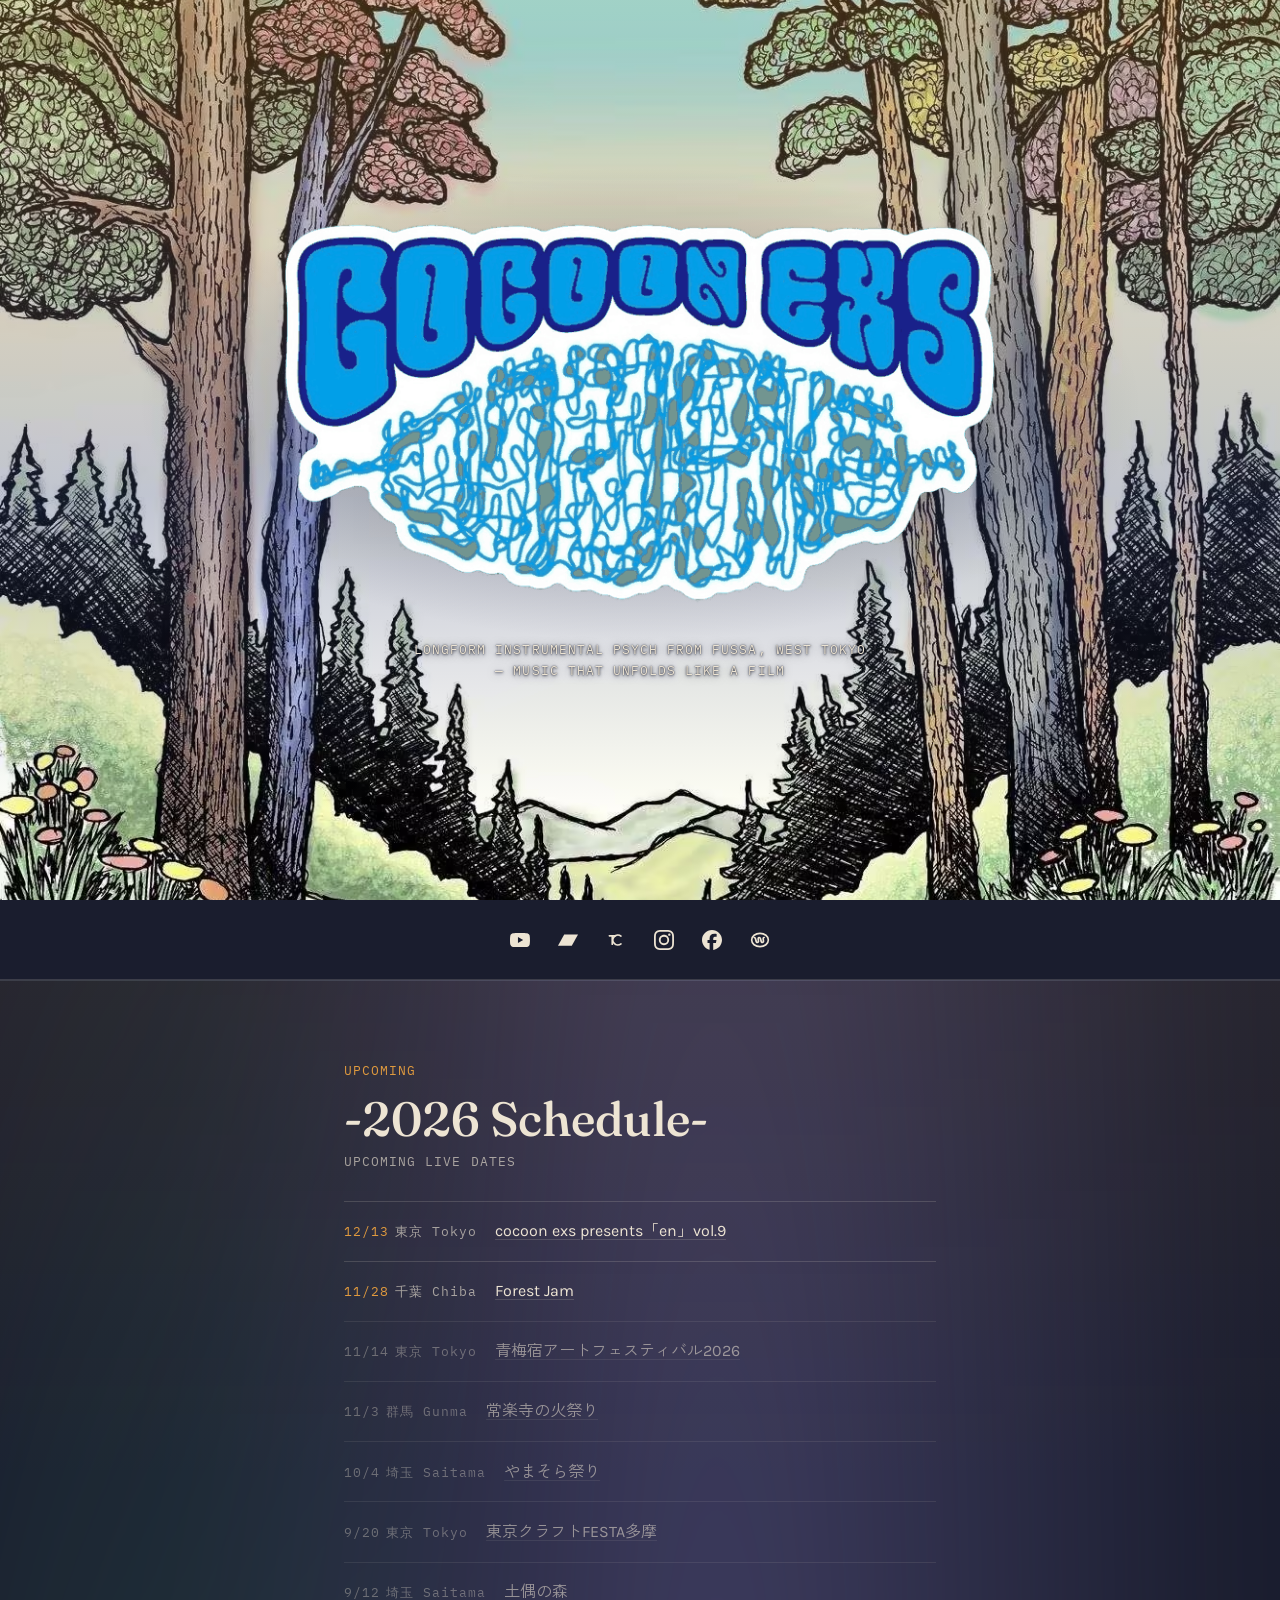
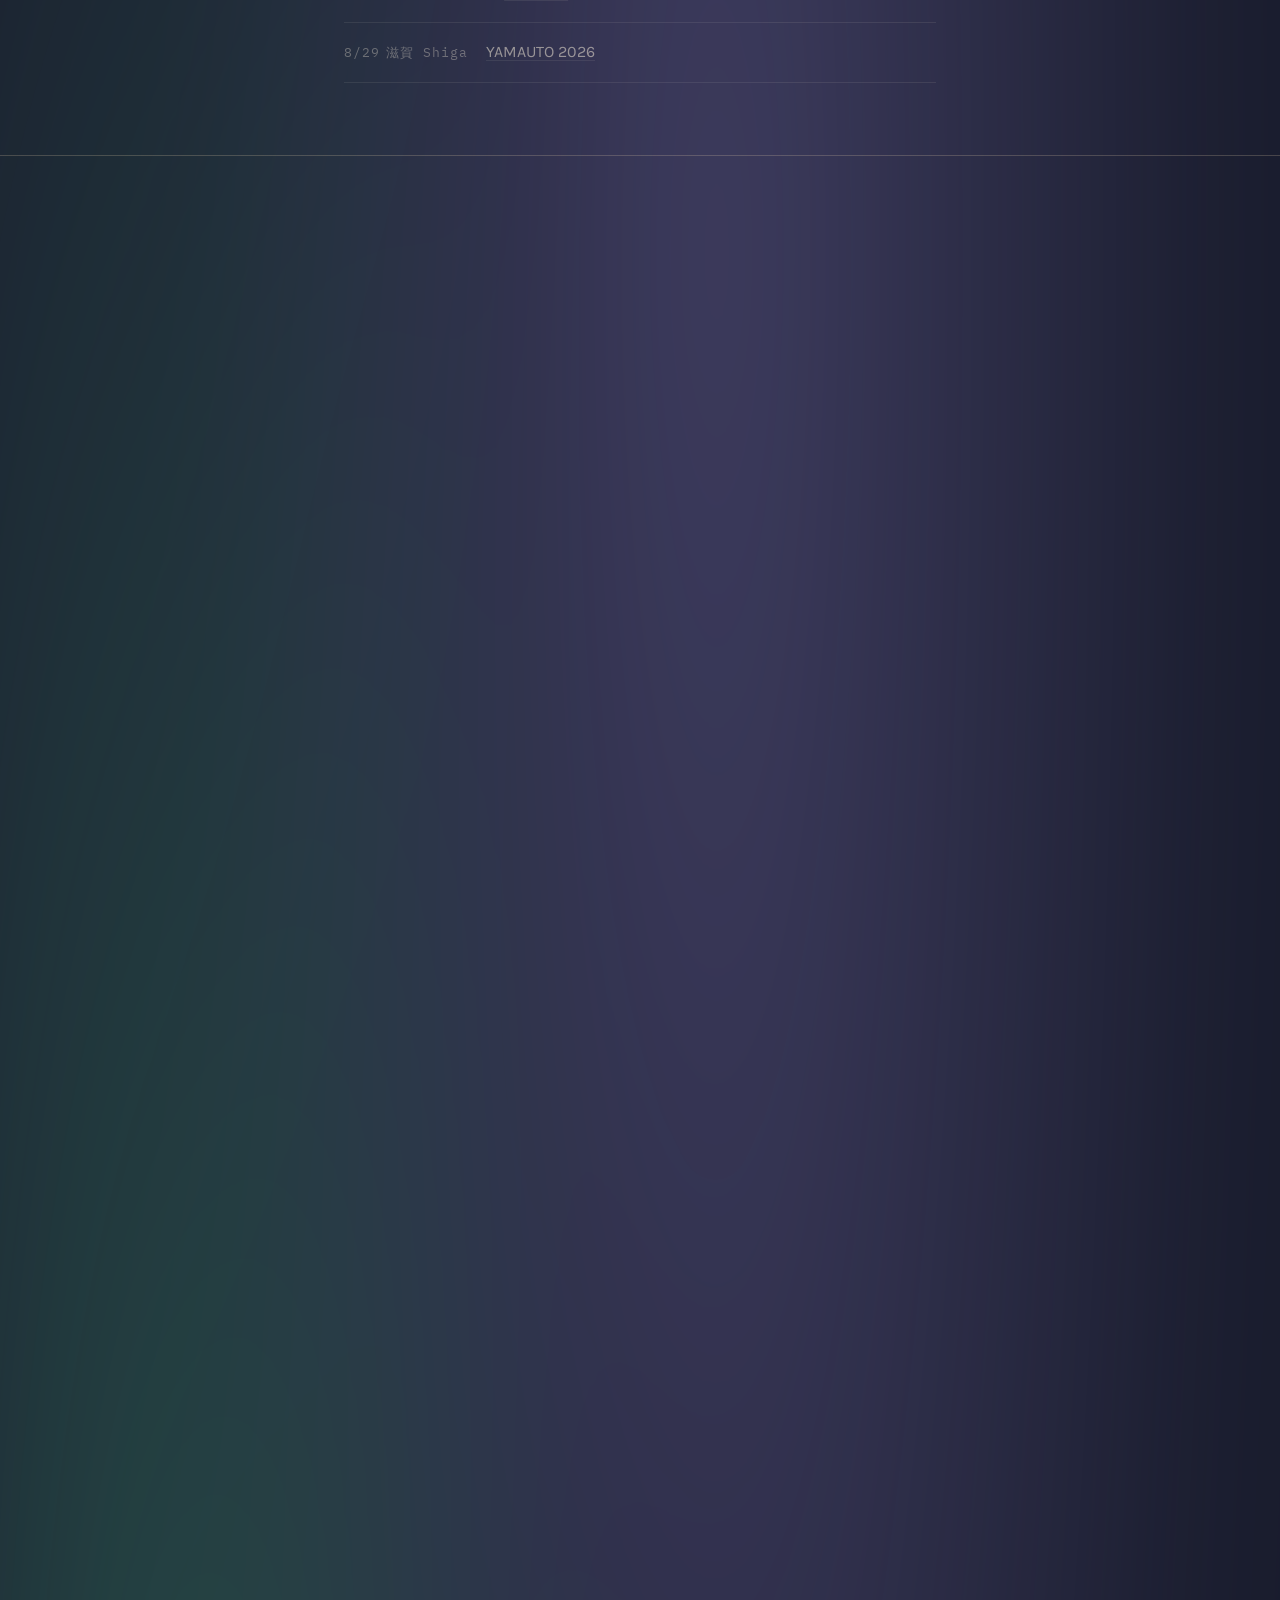
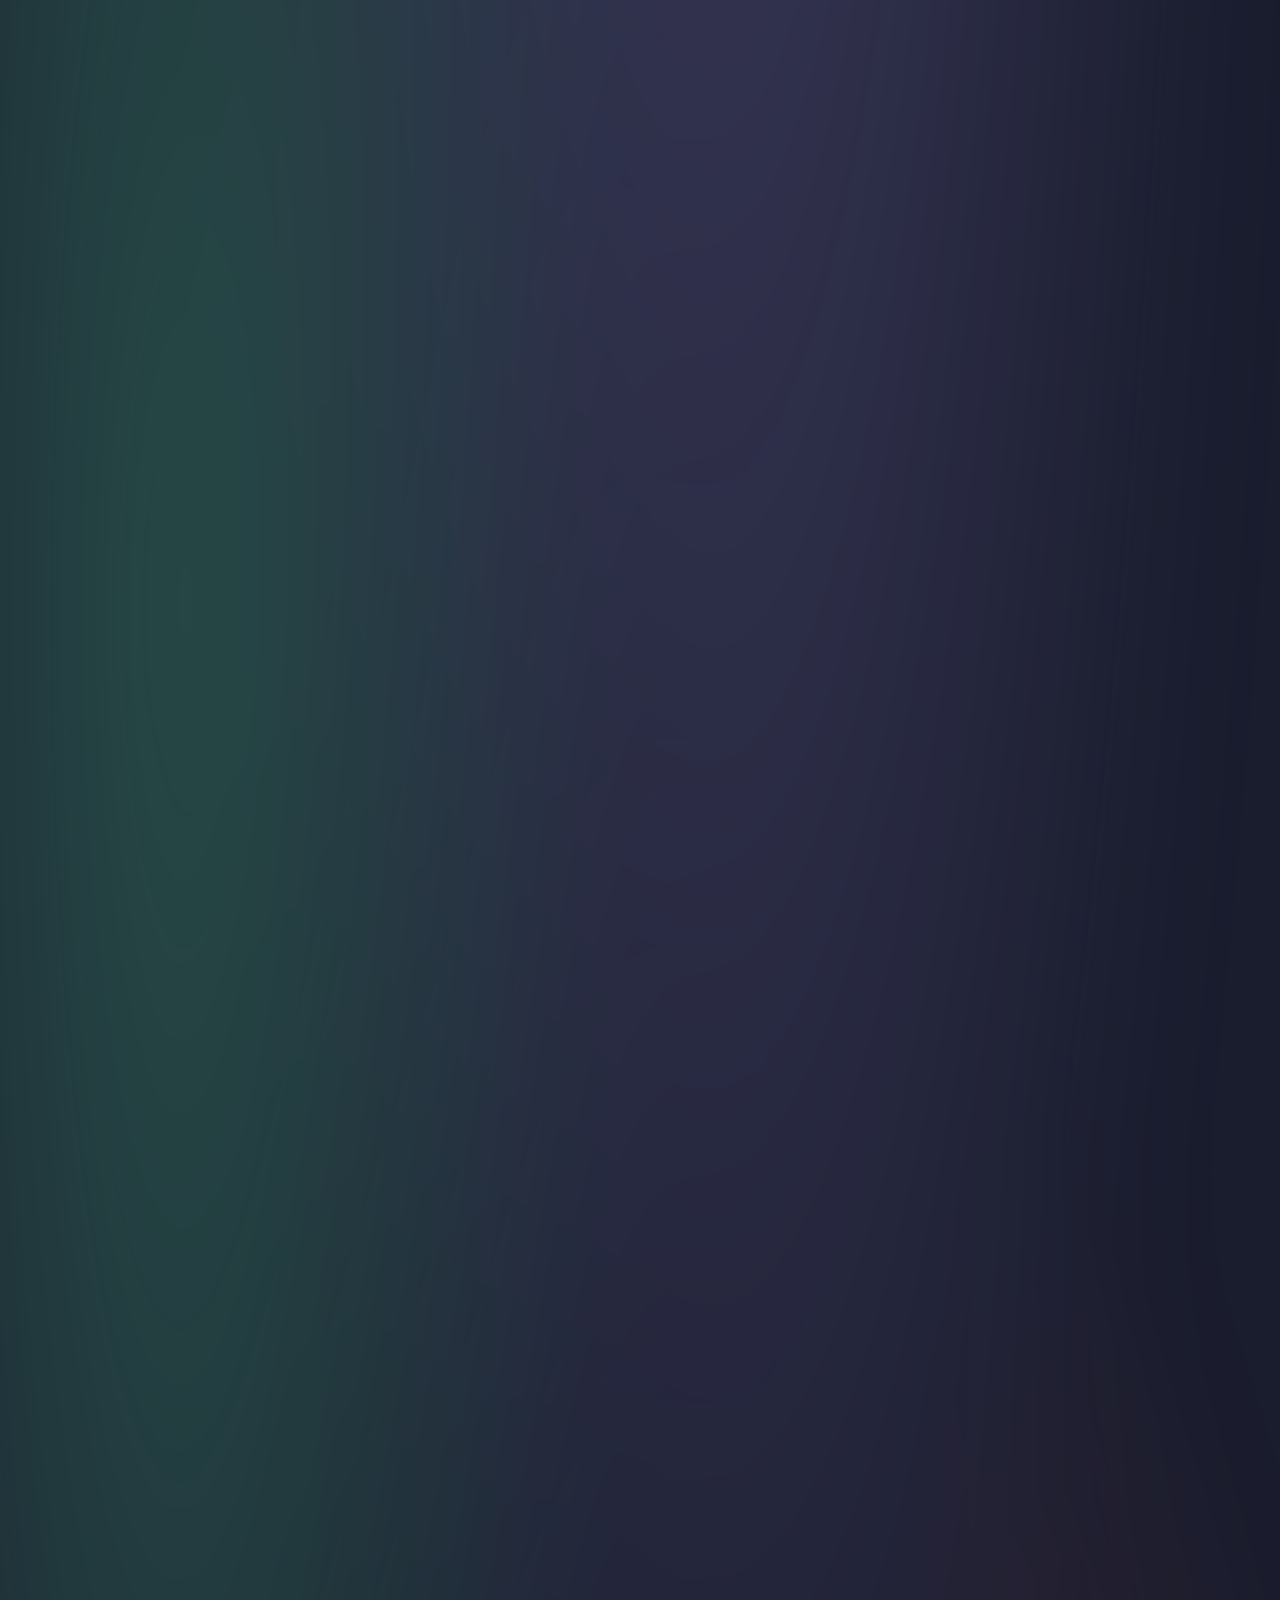
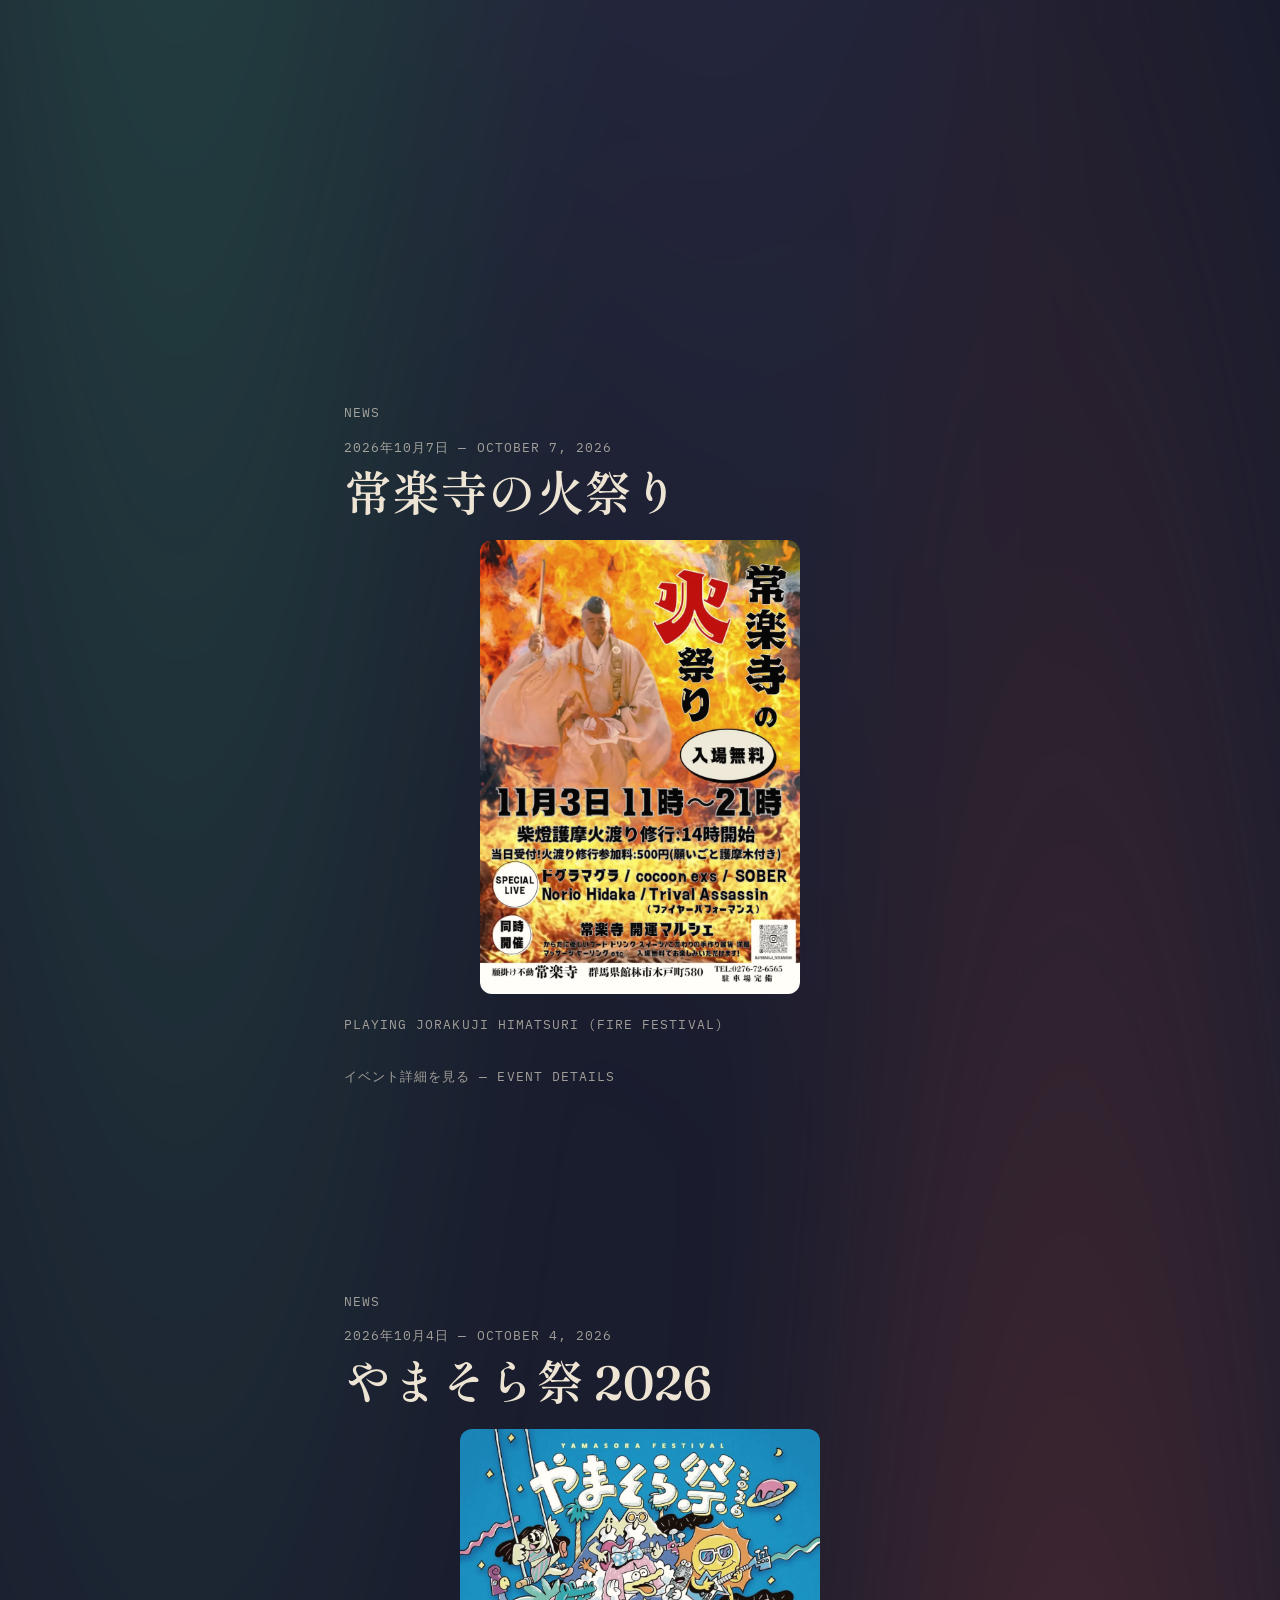
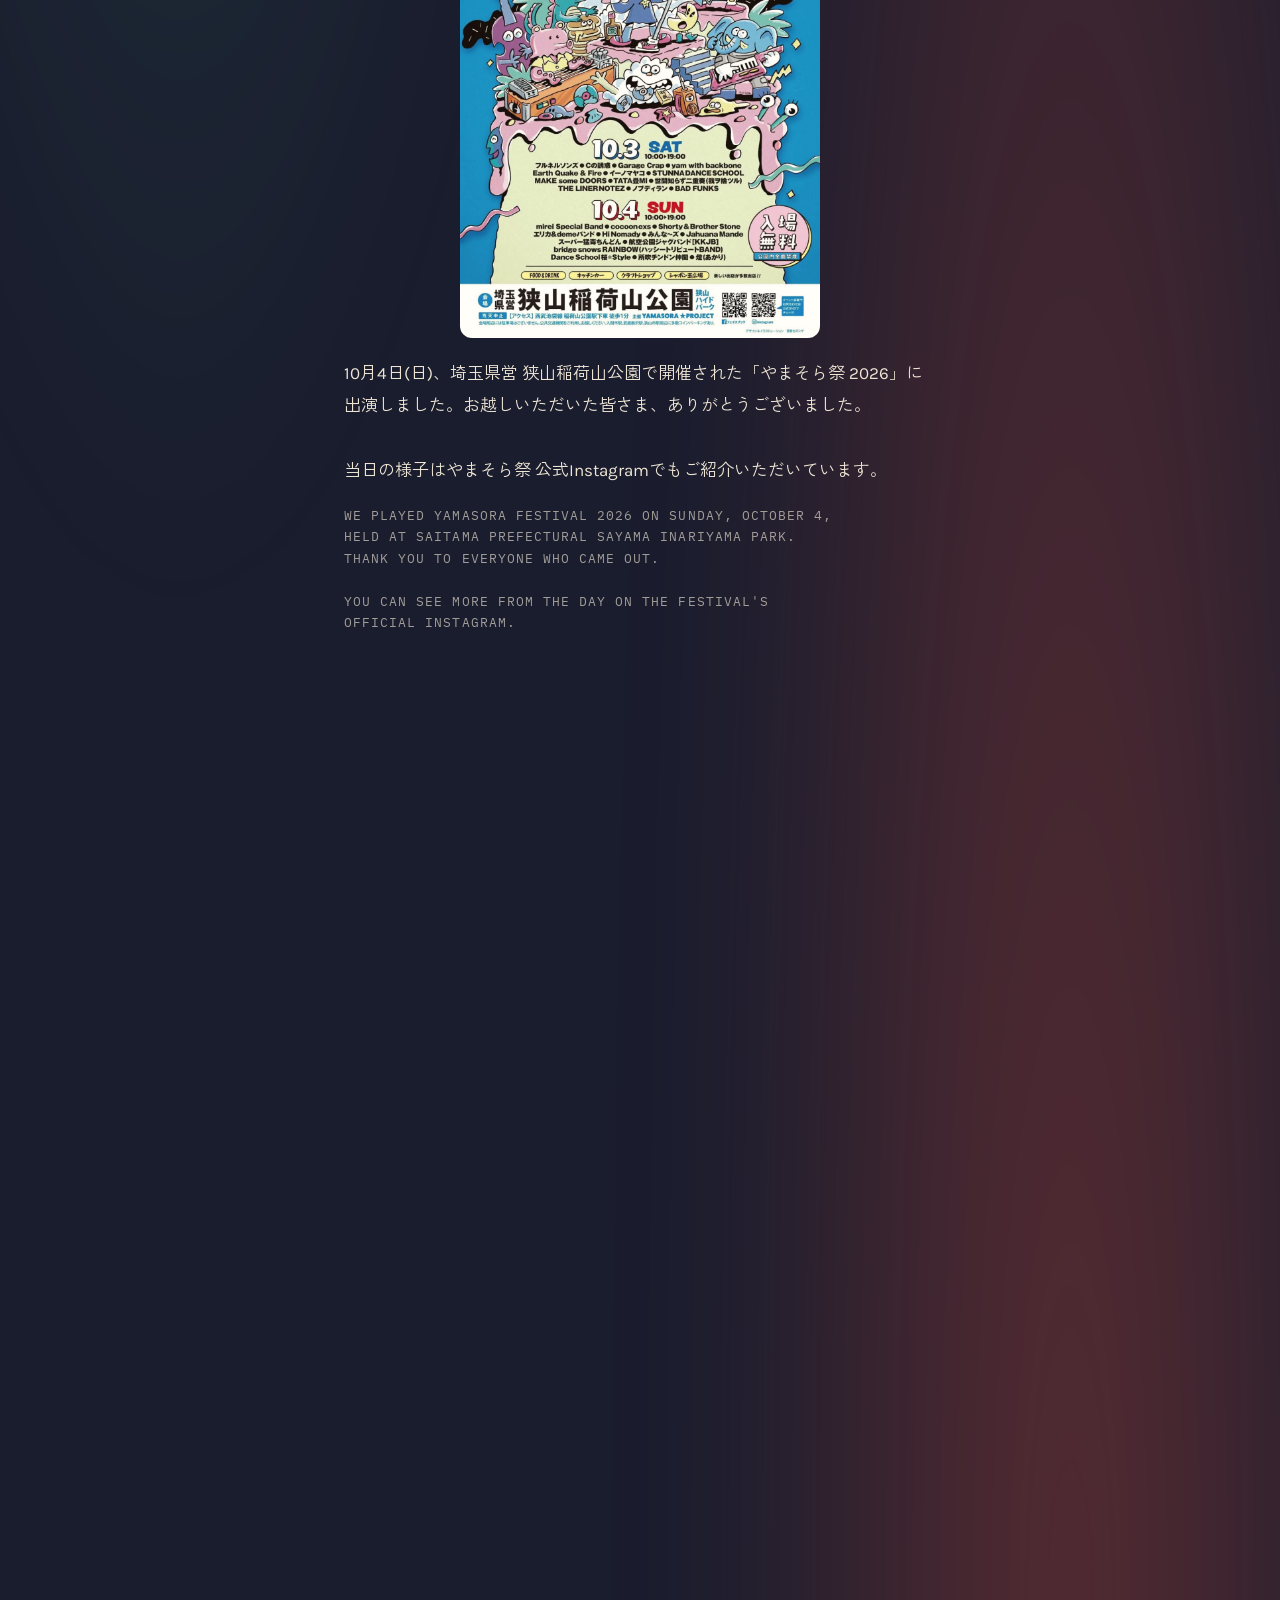
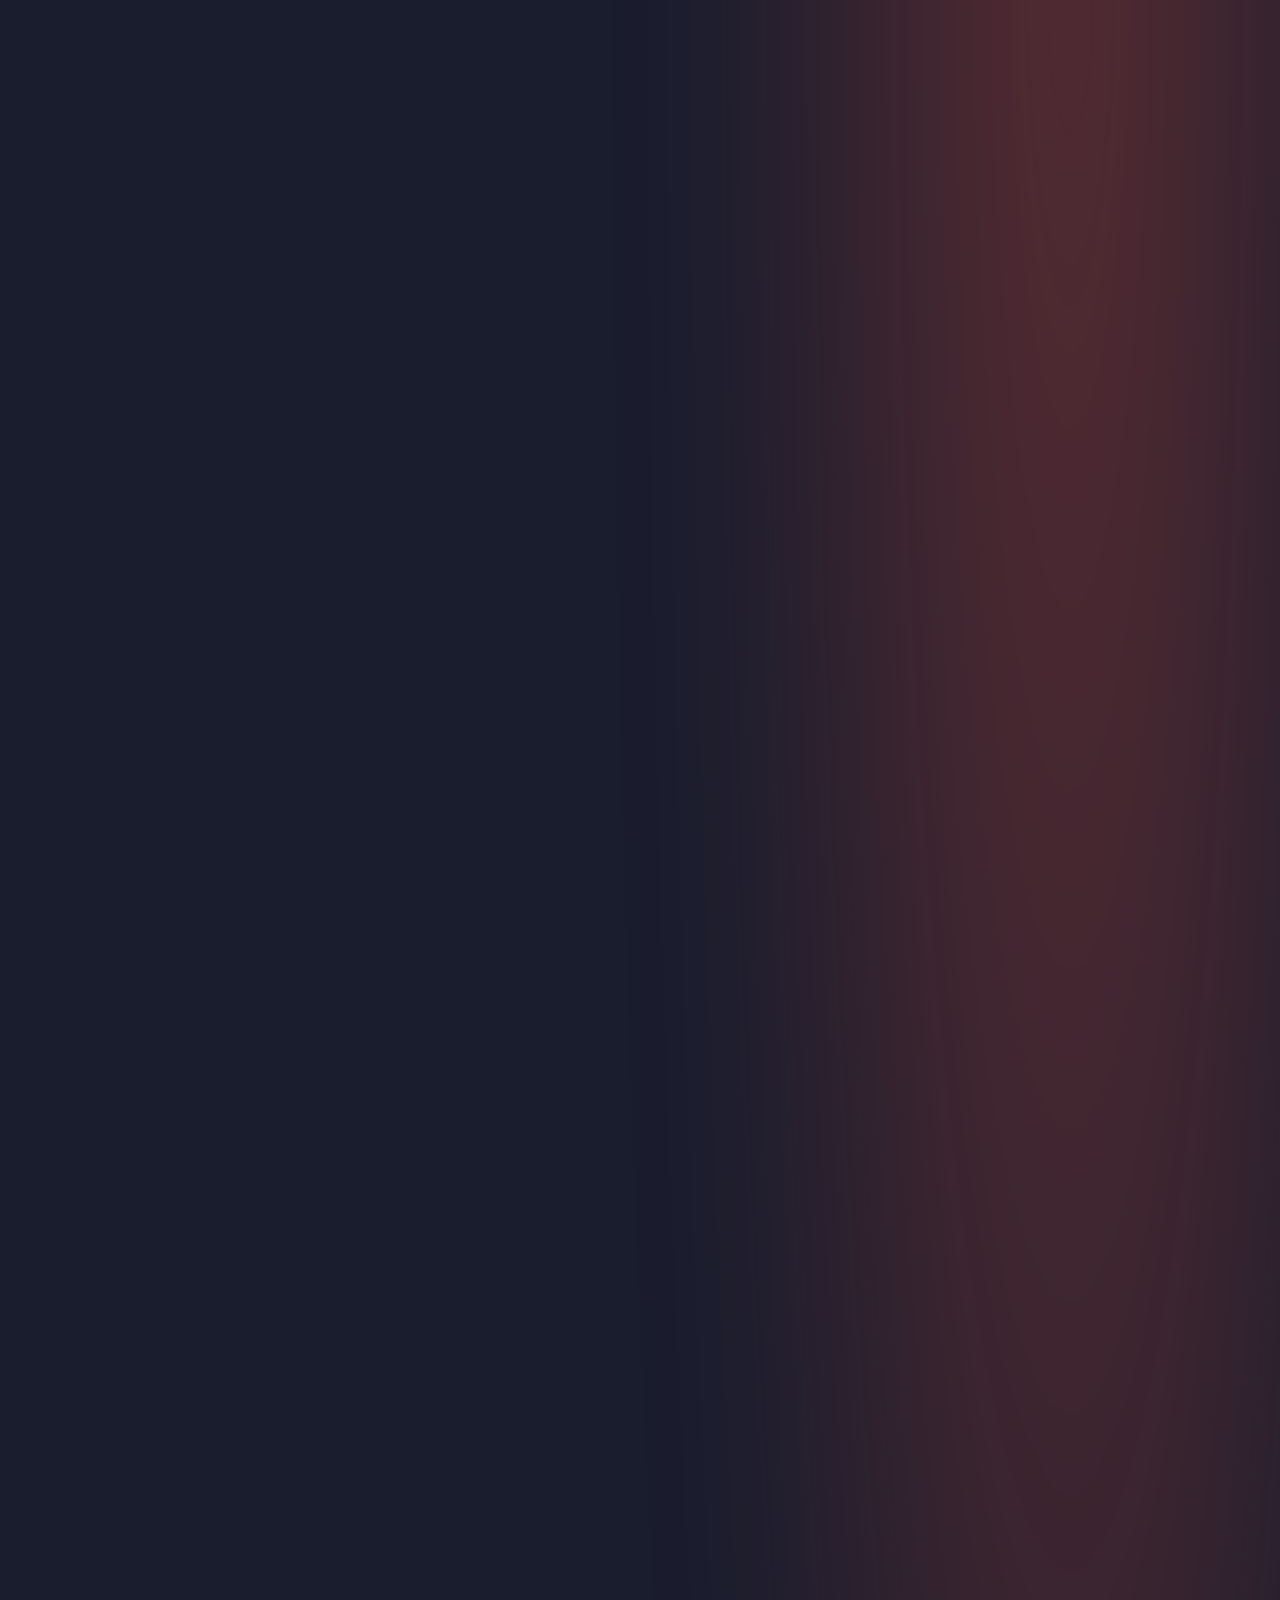
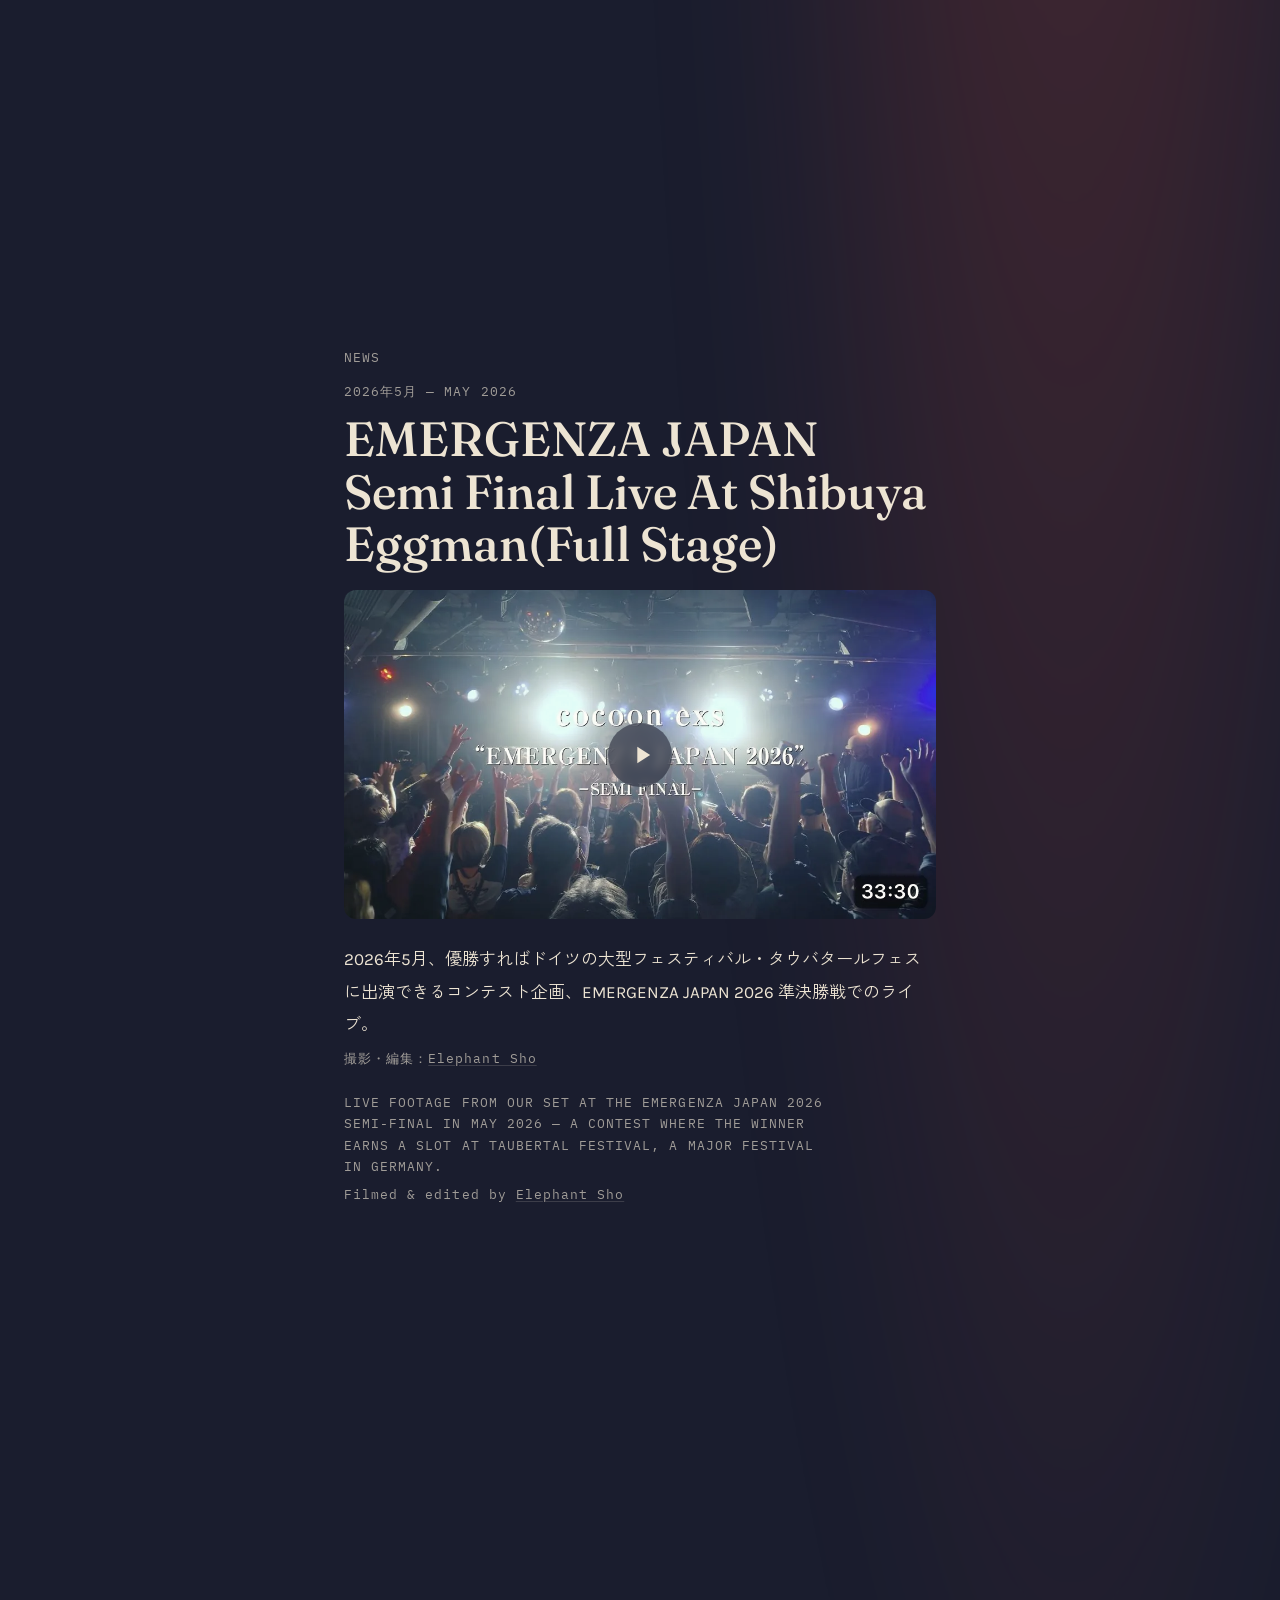
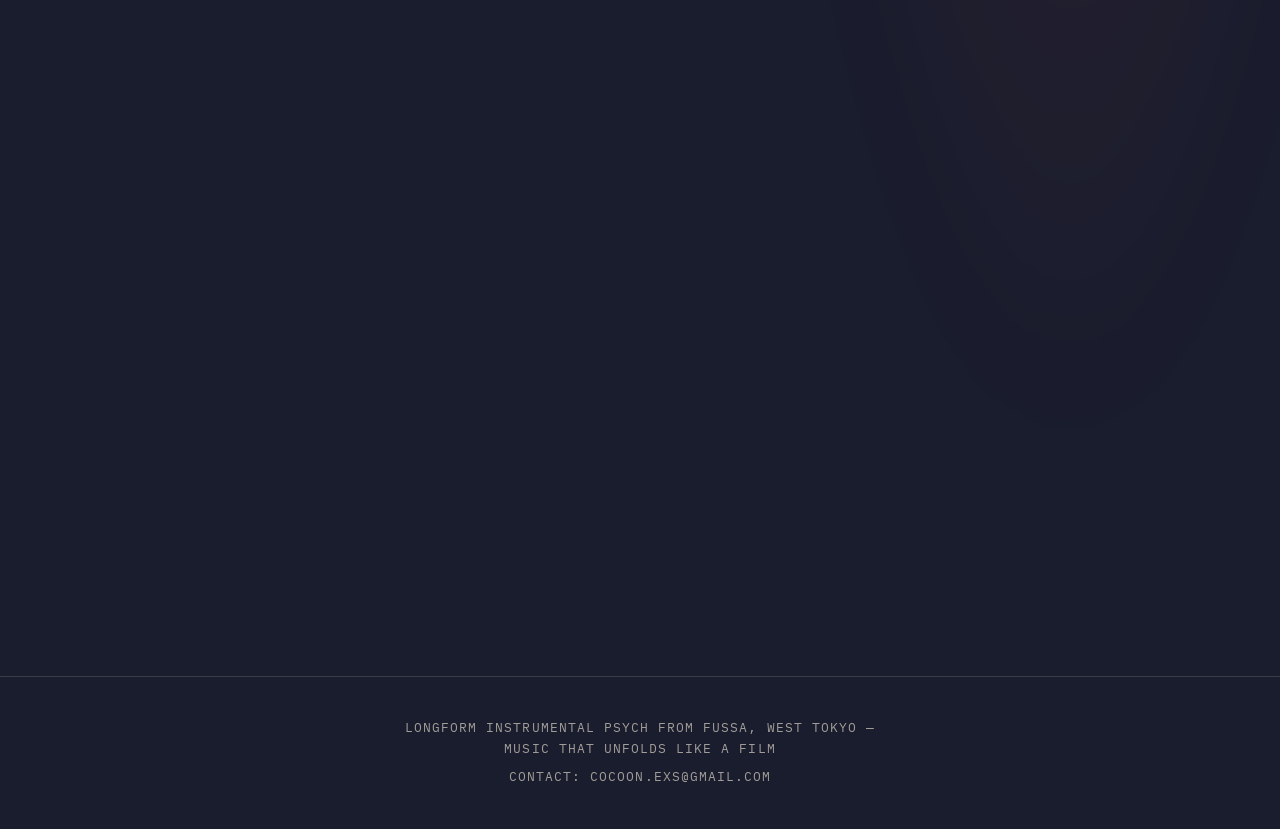
<file: index.html>
<!DOCTYPE html>
<html lang="ja">
<head>
<meta charset="UTF-8">
<meta name="viewport" content="width=device-width, initial-scale=1.0">
<title>cocoon exs</title>
<meta name="description" content="西東京・福生発、映画のように展開するロングフォーム・インストゥルメンタル・サイケデリックバンド cocoon exsの公式サイト。反復と微細な変化が導くトランス感覚を軸に活動しています。">
<meta property="og:type" content="website">
<meta property="og:site_name" content="cocoon exs">
<meta property="og:title" content="cocoon exs">
<meta property="og:description" content="西東京・福生発、映画のように展開するロングフォーム・インストゥルメンタル・サイケデリックバンド cocoon exsの公式サイト。反復と微細な変化が導くトランス感覚を軸に活動しています。">
<meta property="og:image" content="https://cocoonexs.com/assets/og.jpg">
<meta property="og:url" content="https://cocoonexs.com/">
<meta property="og:locale" content="ja_JP">
<meta name="twitter:card" content="summary_large_image">
<link rel="preconnect" href="https://fonts.googleapis.com">
<link rel="preconnect" href="https://fonts.gstatic.com" crossorigin>
<link rel="preload" as="style" href="https://fonts.googleapis.com/css2?family=Fraunces:opsz,wght@9..144,400..600&family=Shippori+Mincho+B1:wght@600;800&family=Karla:wght@400;500&family=Zen+Kaku+Gothic+New:wght@400;500&family=IBM+Plex+Mono:wght@400&display=swap" onload="this.onload=null;this.rel='stylesheet'">
<noscript><link rel="stylesheet" href="https://fonts.googleapis.com/css2?family=Fraunces:opsz,wght@9..144,400..600&family=Shippori+Mincho+B1:wght@600;800&family=Karla:wght@400;500&family=Zen+Kaku+Gothic+New:wght@400;500&family=IBM+Plex+Mono:wght@400&display=swap"></noscript>
<link rel="stylesheet" href="styles/global.css">
<link rel="stylesheet" href="styles/hero-scene.css">
<!-- LCP要素はヒーロー背景画像。preloadはこれ1本だけを最優先にし、ロゴの
     preloadは帯域を奪い合わないようfetchpriorityを付けない(通常優先度)。 -->
<link rel="preload" as="image" href="assets/photos/hero-forest.avif" imagesrcset="assets/photos/hero-forest.avif" type="image/avif" fetchpriority="high">
<link rel="preload" as="image" href="assets/logo.webp" imagesrcset="assets/logo.webp 1x, assets/logo@2x.webp 2x">
<script type="application/ld+json">
{
  "@context": "https://schema.org",
  "@type": "MusicGroup",
  "name": "cocoon exs",
  "genre": "Psychedelic / Jam / Instrumental",
  "foundingLocation": "Fussa, Tokyo, Japan",
  "sameAs": [
    "https://www.youtube.com/@cocoonexs",
    "https://cocoon-exs.bandcamp.com/",
    "https://www.tunecore.co.jp/artists/cocoon-e",
    "https://instagram.com/cocoon.exs",
    "https://www.facebook.com/profile.php?id=100063178571727"
  ]
}
</script>
</head>
<body>

<header class="hero">
  <picture>
    <source srcset="assets/photos/hero-forest.avif" type="image/avif">
    <img class="hero-photo" src="assets/photos/hero-forest.jpg" alt="" width="1332" height="1228" fetchpriority="high" loading="eager" decoding="sync">
  </picture>
  <div class="hero-tint" aria-hidden="true"></div>

  <div class="hero-stars" aria-hidden="true">
    <svg viewBox="0 0 400 200" preserveAspectRatio="none">
      <circle cx="24" cy="30" r="1.4"/><circle cx="58" cy="70" r="1"/><circle cx="92" cy="24" r="1.6"/>
      <circle cx="130" cy="55" r="1"/><circle cx="168" cy="14" r="1.3"/><circle cx="205" cy="80" r="1.1"/>
      <circle cx="238" cy="36" r="1.5"/><circle cx="268" cy="62" r="1"/><circle cx="300" cy="18" r="1.2"/>
      <circle cx="330" cy="90" r="1"/><circle cx="356" cy="44" r="1.4"/><circle cx="380" cy="70" r="1.1"/>
      <circle cx="45" cy="110" r="1"/><circle cx="150" cy="120" r="1.2"/><circle cx="260" cy="105" r="1"/>
      <circle cx="345" cy="115" r="1.3"/>
    </svg>
  </div>
  <div class="hero-sun" aria-hidden="true"></div>
  <div class="hero-moon" aria-hidden="true">
    <svg viewBox="0 0 40 40"><circle class="moon-body" cx="20" cy="20" r="16"/><circle class="moon-shadow" cx="25" cy="16" r="15"/></svg>
  </div>

  <div class="hero-fog" aria-hidden="true"></div>
  <div class="hero-rain" aria-hidden="true"></div>

  <div class="hero-mushrooms" aria-hidden="true">
    <svg viewBox="0 0 400 90" preserveAspectRatio="none">
      <g transform="translate(65,0)"><g class="mushroom">
        <rect class="stem" x="-4" y="52" width="8" height="32" rx="2"/>
        <path class="cap" d="M-18 52 Q-18 14 0 14 Q18 14 18 52 Q0 60 -18 52 Z"/>
        <circle class="spot" cx="-9" cy="40" r="2.6"/>
        <circle class="spot" cx="9" cy="36" r="2.1"/>
        <circle class="spot" cx="0" cy="46" r="1.8"/>
      </g></g>
      <g transform="translate(205,0) scale(0.8)"><g class="mushroom">
        <rect class="stem" x="-4" y="52" width="8" height="32" rx="2"/>
        <path class="cap" d="M-18 52 Q-18 14 0 14 Q18 14 18 52 Q0 60 -18 52 Z"/>
        <circle class="spot" cx="-9" cy="40" r="2.6"/>
        <circle class="spot" cx="9" cy="36" r="2.1"/>
      </g></g>
      <g transform="translate(335,0) scale(0.65)"><g class="mushroom">
        <rect class="stem" x="-4" y="52" width="8" height="32" rx="2"/>
        <path class="cap" d="M-18 52 Q-18 14 0 14 Q18 14 18 52 Q0 60 -18 52 Z"/>
        <circle class="spot" cx="-9" cy="40" r="2.6"/>
        <circle class="spot" cx="9" cy="36" r="2.1"/>
      </g></g>
    </svg>
  </div>

  <div class="hero-inner wrap">
    <h1 class="sr-only">cocoon exs</h1>
    <picture>
      <source srcset="assets/logo.webp 1x, assets/logo@2x.webp 2x" type="image/webp">
      <img class="hero-logo reveal" src="assets/logo.png" srcset="assets/logo.png 1x, assets/logo@2x.png 2x" width="740" height="399" alt="cocoon exs" loading="eager">
    </picture>
    <div id="news-list" class="news-list reveal">
      <!-- NEWS:START -->
      <p class="news-empty caption" lang="en">longform instrumental psych from Fussa, west Tokyo — music that unfolds like a film</p>
      <!-- NEWS:END -->
    </div>
  </div>
</header>

<nav class="nav nav--icons">
  <div class="icon-nav">
    <a class="icon-link" href="https://www.youtube.com/@cocoonexs" target="_blank" rel="noopener" aria-label="YouTube">
      <svg viewBox="0 0 24 24" fill="currentColor" aria-hidden="true"><path d="M23.498 6.186a3.016 3.016 0 0 0-2.122-2.136C19.505 3.545 12 3.545 12 3.545s-7.505 0-9.377.505A3.017 3.017 0 0 0 .502 6.186C0 8.07 0 12 0 12s0 3.93.502 5.814a3.016 3.016 0 0 0 2.122 2.136c1.871.505 9.376.505 9.376.505s7.505 0 9.377-.505a3.015 3.015 0 0 0 2.122-2.136C24 15.93 24 12 24 12s0-3.93-.502-5.814zM9.545 15.568V8.432L15.818 12l-6.273 3.568z"/></svg>
    </a>
    <a class="icon-link" href="https://cocoon-exs.bandcamp.com/" target="_blank" rel="noopener" aria-label="Bandcamp">
      <svg viewBox="0 0 24 24" fill="currentColor" aria-hidden="true"><path d="M0 18.75l7.437-13.5H24l-7.438 13.5H0z"/></svg>
    </a>
    <a class="icon-link" href="https://www.tunecore.co.jp/artists/cocoon-e" target="_blank" rel="noopener" aria-label="TuneCore">
      <svg viewBox="0 0 24 24" fill="none" stroke="currentColor" stroke-width="2" stroke-linecap="round" stroke-linejoin="round" aria-hidden="true"><path d="M4 7h7M7.5 7v10"/><path d="M18 7.3A6 6 0 1 0 18 16.7"/></svg>
    </a>
    <a class="icon-link" href="https://instagram.com/cocoon.exs" target="_blank" rel="noopener" aria-label="Instagram">
      <svg viewBox="0 0 24 24" fill="currentColor" aria-hidden="true"><path d="M7.0301.084c-1.2768.0602-2.1487.264-2.911.5634-.7888.3075-1.4575.72-2.1228 1.3877-.6652.6677-1.075 1.3368-1.3802 2.127-.2954.7638-.4956 1.6365-.552 2.914-.0564 1.2775-.0689 1.6882-.0626 4.947.0062 3.2586.0206 3.6671.0825 4.9473.061 1.2765.264 2.1482.5635 2.9107.308.7889.72 1.4573 1.388 2.1228.6679.6655 1.3365 1.0743 2.1285 1.38.7632.295 1.6361.4961 2.9134.552 1.2773.056 1.6884.069 4.9462.0627 3.2578-.0062 3.668-.0207 4.9478-.0814 1.28-.0607 2.147-.2652 2.9098-.5633.7889-.3086 1.4578-.72 2.1228-1.3881.665-.6682 1.0745-1.3378 1.3795-2.1284.2957-.7632.4966-1.636.552-2.9124.056-1.2809.0692-1.6898.063-4.948-.0063-3.2583-.021-3.6668-.0817-4.9465-.0607-1.2797-.264-2.1487-.5633-2.9117-.3084-.7889-.72-1.4568-1.3876-2.1228C21.2982 1.33 20.628.9208 19.8378.6165 19.074.321 18.2017.1197 16.9244.0645 15.6471.0093 15.236-.005 11.977.0014 8.718.0076 8.31.0215 7.0301.0839m.1402 21.6932c-1.17-.0509-1.8053-.2453-2.2287-.408-.5606-.216-.96-.4771-1.3819-.895-.422-.4178-.6811-.8186-.9-1.378-.1644-.4234-.3624-1.058-.4171-2.228-.0595-1.2645-.072-1.6442-.079-4.848-.007-3.2037.0053-3.583.0607-4.848.05-1.169.2456-1.805.408-2.2282.216-.5613.4762-.96.895-1.3816.4188-.4217.8184-.6814 1.3783-.9003.423-.1651 1.0575-.3614 2.227-.4171 1.2655-.06 1.6447-.072 4.848-.079 3.2033-.007 3.5835.005 4.8495.0608 1.169.0508 1.8053.2445 2.228.408.5608.216.96.4754 1.3816.895.4217.4194.6816.8176.9005 1.3787.1653.4217.3617 1.056.4169 2.2263.0602 1.2655.0739 1.645.0796 4.848.0058 3.203-.0055 3.5834-.061 4.848-.051 1.17-.245 1.8055-.408 2.2294-.216.5604-.4763.96-.8954 1.3814-.419.4215-.8181.6811-1.3783.9-.4224.1649-1.0577.3617-2.2262.4174-1.2656.0595-1.6448.072-4.8493.079-3.2045.007-3.5825-.006-4.848-.0608M16.953 5.5864A1.44 1.44 0 1 0 18.39 4.144a1.44 1.44 0 0 0-1.437 1.4424M5.8385 12.012c.0067 3.4032 2.7706 6.1557 6.173 6.1493 3.4026-.0065 6.157-2.7701 6.1506-6.1733-.0065-3.4032-2.771-6.1565-6.174-6.1498-3.403.0067-6.156 2.771-6.1496 6.1738M8 12.0077a4 4 0 1 1 4.008 3.9921A3.9996 3.9996 0 0 1 8 12.0077"/></svg>
    </a>
    <a class="icon-link" href="https://www.facebook.com/profile.php?id=100063178571727" target="_blank" rel="noopener" aria-label="Facebook">
      <svg viewBox="0 0 24 24" fill="currentColor" aria-hidden="true"><path d="M9.101 23.691v-7.98H6.627v-3.667h2.474v-1.58c0-4.085 1.848-5.978 5.858-5.978.401 0 .955.042 1.468.103a8.68 8.68 0 0 1 1.141.195v3.325a8.623 8.623 0 0 0-.653-.036 26.805 26.805 0 0 0-.733-.009c-.707 0-1.259.096-1.675.309a1.686 1.686 0 0 0-.679.622c-.258.42-.374.995-.374 1.752v1.297h3.919l-.386 2.103-.287 1.564h-3.246v8.245C19.396 23.238 24 18.179 24 12.044c0-6.627-5.373-12-12-12s-12 5.373-12 12c0 5.628 3.874 10.35 9.101 11.647Z"/></svg>
    </a>
    <a class="icon-link" href="stage-sim.html" aria-label="Stage Simulator">
      <svg viewBox="0 0 24 24" fill="none" stroke="currentColor" stroke-width="2" stroke-linecap="round" stroke-linejoin="round" aria-hidden="true"><path d="M2 12c0-4.5 4.5-8 10-8s10 3.5 10 8-4.5 8-10 8-10-3.5-10-8z"/><path d="M5 9c3 0 1 6 4 6s-1-6 2-6 1 6 4 6s-1-6 2-6"/></svg>
    </a>
  </div>
</nav>

<section class="stage-bleed">
  <!-- Schedule: 常にNEWS記事一覧の最上部に固定。新しいNEWS記事はこのブロックの
       "後"(下)に追加すること。詳細はCLAUDE.mdの「出演スケジュールの固定表示」
       ルールを参照。過去日程は手動で行ごと削除する運用(自動非表示にはしない)。 -->
  <div class="section schedule-section">
    <div class="wrap reveal" style="max-width:640px;">
      <span class="caption schedule-caption">Upcoming</span>
      <h2 style="margin-top:0.5rem; margin-bottom:0.3rem;">-2026 Schedule-</h2>
      <p class="caption" lang="en" style="margin-bottom:0;">upcoming live dates</p>
      <div class="schedule-list">
        <div class="schedule-row">
          <div class="schedule-meta">
            <time class="schedule-date" datetime="2026-12-13">12/13</time>
            <span class="schedule-region">東京 <span lang="en">Tokyo</span></span>
          </div>
          <span class="schedule-event"><a href="event-en-vol9-2026.html">cocoon exs presents「en」vol.9</a></span>
        </div>
        <div class="schedule-row">
          <div class="schedule-meta">
            <time class="schedule-date" datetime="2026-11-28">11/28</time>
            <span class="schedule-region">千葉 <span lang="en">Chiba</span></span>
          </div>
          <span class="schedule-event"><a href="event-forestjam-144-2026.html">Forest Jam</a></span>
        </div>
        <div class="schedule-row schedule-row--past">
          <div class="schedule-meta">
            <time class="schedule-date" datetime="2026-11-14">11/14</time>
            <span class="schedule-region">東京 <span lang="en">Tokyo</span></span>
          </div>
          <span class="schedule-event"><a href="event-omejuku-artfestival-2026.html">青梅宿アートフェスティバル2026</a></span>
        </div>
        <div class="schedule-row schedule-row--past">
          <div class="schedule-meta">
            <time class="schedule-date" datetime="2026-11-03">11/3</time>
            <span class="schedule-region">群馬 <span lang="en">Gunma</span></span>
          </div>
          <span class="schedule-event"><a href="event-jorakuji-himatsuri-2026.html">常楽寺の火祭り</a></span>
        </div>
        <div class="schedule-row schedule-row--past">
          <div class="schedule-meta">
            <time class="schedule-date" datetime="2026-10-04">10/4</time>
            <span class="schedule-region">埼玉 <span lang="en">Saitama</span></span>
          </div>
          <span class="schedule-event"><a href="https://www.instagram.com/yamasora_fes/" target="_blank" rel="noopener">やまそら祭り</a></span>
        </div>
        <div class="schedule-row schedule-row--past">
          <div class="schedule-meta">
            <time class="schedule-date" datetime="2026-09-20">9/20</time>
            <span class="schedule-region">東京 <span lang="en">Tokyo</span></span>
          </div>
          <span class="schedule-event"><a href="event-craft-festa-2026.html">東京クラフトFESTA多摩</a></span>
        </div>
        <div class="schedule-row schedule-row--past">
          <div class="schedule-meta">
            <time class="schedule-date" datetime="2026-09-12">9/12</time>
            <span class="schedule-region">埼玉 <span lang="en">Saitama</span></span>
          </div>
          <span class="schedule-event"><a href="https://www.instagram.com/dogoo_forest/" target="_blank" rel="noopener">土偶の森</a></span>
        </div>
        <div class="schedule-row schedule-row--past">
          <div class="schedule-meta">
            <time class="schedule-date" datetime="2026-08-29">8/29</time>
            <span class="schedule-region">滋賀 <span lang="en">Shiga</span></span>
          </div>
          <span class="schedule-event"><a href="https://yamauto.net/" target="_blank" rel="noopener">YAMAUTO 2026</a></span>
        </div>
      </div>
    </div>
  </div>
  <div class="section">
    <div class="wrap reveal" style="max-width:640px;">
      <span class="caption">News</span>
      <time class="news-date" datetime="2026-11-21">2026年11月21日 — NOVEMBER 21, 2026</time>
      <h2 style="margin-top:0.5rem; margin-bottom:1.2rem;">1stアルバム『渚にて』Bandcampにて販売開始</h2>
      <div class="photo-frame" style="max-width:280px; margin:0 auto 1.2rem; aspect-ratio:1/1;">
        <picture>
          <source srcset="assets/photos/nagisanite-cover.webp" type="image/webp">
          <img src="assets/photos/nagisanite-cover.jpg" alt="渚にて ジャケット写真(コラージュ作品)" width="1600" height="1600" loading="lazy">
        </picture>
      </div>
      <p class="caption" lang="en">1st album "Nagisanite" now on Bandcamp</p>
      <a class="news-all-link" href="release-nagisanite.html">作品詳細を見る — Release details</a>
    </div>
  </div>
  <div class="section">
    <div class="wrap reveal" style="max-width:640px;">
      <span class="caption">News</span>
      <time class="news-date" datetime="2026-11-21">2026年11月21日 — NOVEMBER 21, 2026</time>
      <h2 style="margin-top:0.5rem; margin-bottom:1.2rem;">cocoon exs presents「en」vol.9</h2>
      <div class="photo-frame" style="max-width:320px; margin:0 auto 1.2rem; aspect-ratio:1076/1522;">
        <picture>
          <source srcset="assets/photos/en-vol9-2026-flyer.webp" type="image/webp">
          <img src="assets/photos/en-vol9-2026-flyer.jpg" alt="cocoon exs presents「en」vol.9 告知フライヤー(2026年12月13日(日) 福生チキンシャック)" width="1076" height="1522" loading="lazy">
        </picture>
      </div>
      <p class="caption" lang="en">Hosting our self-produced show "en" vol.9</p>
      <a class="news-all-link" href="event-en-vol9-2026.html">イベント詳細を見る — Event details</a>
    </div>
  </div>
  <div class="section">
    <div class="wrap reveal" style="max-width:640px;">
      <span class="caption">News</span>
      <time class="news-date" datetime="2026-11-21">2026年11月21日 — NOVEMBER 21, 2026</time>
      <h2 style="margin-top:0.5rem; margin-bottom:1.2rem;">FOREST JAM VOL.144</h2>
      <p lang="ja">11月28日(土)、千葉県いすみ市で開催される「Forest Jam Vol.144」に出演します。今年最後のForest Jamで、レギュラー回では初出演です。入場は投げ銭制。ぜひお越しください。</p>
      <p class="caption" lang="en" style="margin-top:0.6rem;">We'll be playing Forest Jam Vol.144 on Saturday, November 28, in Isumi, Chiba — the last Forest Jam of the year, and our first time playing one of its regular editions. Admission is donation-based.</p>
      <a class="news-all-link" href="event-forestjam-144-2026.html">イベント詳細を見る — Event details</a>
    </div>
  </div>
  <div class="section">
    <div class="wrap reveal" style="max-width:640px;">
      <span class="caption">News</span>
      <time class="news-date" datetime="2026-11-14">2026年11月14日 — NOVEMBER 14, 2026</time>
      <h2 style="margin-top:0.5rem; margin-bottom:1.2rem;">青梅宿アートフェスティバル2026</h2>
      <div class="photo-frame" style="max-width:320px; margin:0 auto 1.2rem; aspect-ratio:1137/1600;">
        <picture>
          <source srcset="assets/photos/omejuku-artfes-2026-poster.webp" type="image/webp">
          <img src="assets/photos/omejuku-artfes-2026-poster.jpg" alt="青梅宿アートフェスティバル2026 告知ポスター(第35回、2026年11月14日・15日開催)" width="1137" height="1600" loading="lazy">
        </picture>
      </div>
      <p lang="ja">11月14日、東京都青梅市で開催された「青梅宿アートフェスティバル2026」に出演しました。お越しいただいた皆さま、ありがとうございました。</p>
      <p class="caption" lang="en" style="margin-top:0.6rem;">We played Omejuku Art Festival 2026, held on November 14 in Ome, Tokyo. Thank you to everyone who came out.</p>
      <a class="news-all-link" href="event-omejuku-artfestival-2026.html">イベント詳細を見る — Event details</a>
    </div>
  </div>
  <div class="section">
    <div class="wrap reveal" style="max-width:640px;">
      <span class="caption">News</span>
      <time class="news-date" datetime="2026-10-07">2026年10月7日 — OCTOBER 7, 2026</time>
      <h2 style="margin-top:0.5rem; margin-bottom:1.2rem;">常楽寺の火祭り</h2>
      <div class="photo-frame" style="max-width:320px; margin:0 auto 1.2rem; aspect-ratio:902/1280;">
        <picture>
          <source srcset="assets/photos/jorakuji-himatsuri-2026-poster.webp" type="image/webp">
          <img src="assets/photos/jorakuji-himatsuri-2026-poster.jpg" alt="常楽寺の火祭り 告知ポスター(2026年11月3日 11:00〜21:00、群馬県館林市 常楽寺)" width="902" height="1280" loading="lazy">
        </picture>
      </div>
      <p class="caption" lang="en">Playing Jorakuji Himatsuri (Fire Festival)</p>
      <a class="news-all-link" href="event-jorakuji-himatsuri-2026.html">イベント詳細を見る — Event details</a>
    </div>
  </div>
  <div class="section">
    <div class="wrap reveal" style="max-width:640px;">
      <span class="caption">News</span>
      <time class="news-date" datetime="2026-10-04">2026年10月4日 — OCTOBER 4, 2026</time>
      <h2 style="margin-top:0.5rem; margin-bottom:1.2rem;">やまそら祭 2026</h2>
      <div class="photo-frame" style="max-width:360px; margin:0 auto 1.2rem; aspect-ratio:1086/1536;">
        <picture>
          <source srcset="assets/photos/yamasora-fes-2026-poster.webp" type="image/webp">
          <img src="assets/photos/yamasora-fes-2026-poster.jpg" alt="やまそら祭 2026 告知ポスター(2026年10月3日・4日 埼玉県営 狭山稲荷山公園)" width="1086" height="1536" loading="lazy">
        </picture>
      </div>
      <p lang="ja">10月4日(日)、埼玉県営 狭山稲荷山公園で開催された「やまそら祭 2026」に出演しました。お越しいただいた皆さま、ありがとうございました。<br><br>当日の様子は<a href="https://www.instagram.com/yamasora_fes/" target="_blank" rel="noopener">やまそら祭 公式Instagram</a>でもご紹介いただいています。</p>
      <p class="caption" lang="en" style="margin-top:0.6rem;">We played YAMASORA FESTIVAL 2026 on Sunday, October 4, held at Saitama Prefectural Sayama Inariyama Park. Thank you to everyone who came out.<br><br>You can see more from the day on the <a href="https://www.instagram.com/yamasora_fes/" target="_blank" rel="noopener">festival's official Instagram</a>.</p>
    </div>
  </div>
  <div class="section">
    <div class="wrap reveal" style="max-width:640px;">
      <span class="caption">News</span>
      <time class="news-date" datetime="2026-09-05">2026年9月5日 — SEPTEMBER 5, 2026</time>
      <h2 style="margin-top:0.5rem; margin-bottom:1.2rem;">東京クラフトFESTA多摩</h2>
      <div class="photo-frame" style="max-width:320px; margin:0 auto 1.2rem; aspect-ratio:707/1000;">
        <picture>
          <source srcset="assets/photos/craft-festa-2026-poster.webp" type="image/webp">
          <img src="assets/photos/craft-festa-2026-poster.jpg" alt="東京クラフトFESTA多摩 告知ポスター(2026年9月20日・21日 東京都庁前都民広場)" width="707" height="1000" loading="lazy">
        </picture>
      </div>
      <p class="caption" lang="en">Playing Tokyo Craft FESTA Tama</p>
      <a class="news-all-link" href="event-craft-festa-2026.html">イベント詳細を見る — Event details</a>
    </div>
  </div>
  <div class="section">
    <div class="wrap reveal" style="max-width:640px;">
      <span class="caption">News</span>
      <time class="news-date" datetime="2026-08-08">2026年8月8日 — AUGUST 8, 2026</time>
      <h2 style="margin-top:0.5rem; margin-bottom:0.6rem;">cocoon exs<br>webサイトオープンしました。</h2>
      <p class="caption" lang="en">cocoon exs website is now open!</p>
    </div>
  </div>
  <div class="section">
    <div class="wrap reveal" style="max-width:640px;">
      <span class="caption">News</span>
      <time class="news-date" datetime="2026-02-19">2026年2月19日 — FEBRUARY 19, 2026</time>
      <h2 style="margin-top:0.5rem; margin-bottom:1.2rem;">Thailand — Chiang Mai Original Live 2026 (1st Half)</h2>
      <a class="photo-frame video-link" href="https://www.youtube.com/watch?v=-KhaXGfdo4o" target="_blank" rel="noopener" style="display:block; aspect-ratio:1180/664; margin-bottom:1.5rem;">
        <picture>
          <source srcset="assets/photos/chiangmai-2026-thumb.webp" type="image/webp">
          <img src="assets/photos/chiangmai-2026-thumb.jpg" alt="cocoon exs - Chiang Mai Original Live 2026 (1st Half)" width="1180" height="664" loading="lazy">
        </picture>
        <span class="play-badge" aria-hidden="true">
          <svg viewBox="0 0 24 24" fill="currentColor"><path d="M8 5v14l11-7z"/></svg>
        </span>
      </a>
      <p lang="ja">タイ・ツアー最後の夜。舞台は、チェンマイ市内にあるライブハウス「チェンマイ・オリジナル」。<br><br>研ぎ澄まされた音が重なり、やがてひとつのグルーヴとなって、その場にいる人たちを心地よい世界へと誘っていく。タイ・ツアーの最後を飾るにふさわしい、とても美しい夜でした。<br><br>その夜の演奏を前編・後編に分けてお届けします。<br><span class="credit">撮影・編集：<a href="https://www.instagram.com/elephantsho_/" target="_blank" rel="noopener">Elephant Sho</a></span></p>
      <p class="caption" lang="en" style="margin-top:0.6rem;">The final night of our Thailand tour, at Chiang Mai Original — a live house in the heart of Chiang Mai.<br><br>Finely honed sounds gradually became one groove, drawing everyone in the room into a warm, immersive world — a truly beautiful night to close out the tour.<br><br>We're sharing that night's performance in two parts; this is the first half.<br><span class="credit">Filmed &amp; edited by <a href="https://www.instagram.com/elephantsho_/" target="_blank" rel="noopener">Elephant Sho</a></span></p>
    </div>
  </div>
  <div class="section">
    <div class="wrap reveal" style="max-width:640px;">
      <span class="caption">News</span>
      <time class="news-date" datetime="2026-05">2026年5月 — MAY 2026</time>
      <h2 style="margin-top:0.5rem; margin-bottom:1.2rem;">EMERGENZA JAPAN Semi Final Live At Shibuya Eggman(Full Stage)</h2>
      <a class="photo-frame video-link" href="https://youtu.be/JX5dkktwqeA" target="_blank" rel="noopener" style="display:block; aspect-ratio:1063/591; margin-bottom:1.5rem;">
        <picture>
          <source srcset="assets/photos/emergenza-2026-thumb.webp" type="image/webp">
          <img src="assets/photos/emergenza-2026-thumb.jpg" alt="cocoon exs - EMERGENZA JAPAN Semi Final Live At Shibuya Eggman" width="1063" height="591" loading="lazy">
        </picture>
        <span class="play-badge" aria-hidden="true">
          <svg viewBox="0 0 24 24" fill="currentColor"><path d="M8 5v14l11-7z"/></svg>
        </span>
      </a>
      <p lang="ja">2026年5月、優勝すればドイツの大型フェスティバル・タウバタールフェスに出演できるコンテスト企画、EMERGENZA JAPAN 2026 準決勝戦でのライブ。<br><span class="credit">撮影・編集：<a href="https://www.instagram.com/elephantsho_/" target="_blank" rel="noopener">Elephant Sho</a></span></p>
      <p class="caption" lang="en" style="margin-top:0.6rem;">Live footage from our set at the EMERGENZA JAPAN 2026 semi-final in May 2026 — a contest where the winner earns a slot at Taubertal Festival, a major festival in Germany.<br><span class="credit">Filmed &amp; edited by <a href="https://www.instagram.com/elephantsho_/" target="_blank" rel="noopener">Elephant Sho</a></span></p>
    </div>
  </div>
  <div class="section">
    <div class="wrap reveal" style="max-width:640px;">
      <span class="caption">News</span>
      <time class="news-date" datetime="2026-02">2026年2月 — FEBRUARY 2026</time>
      <h2 style="margin-top:0.5rem; margin-bottom:1.2rem;">Live at Shambhala In Your Heart 2026（Full Live)</h2>
      <a class="photo-frame video-link" href="https://youtu.be/hcyckHe2iZQ?si=GuCUkpE580FhIXMj" target="_blank" rel="noopener" style="display:block; aspect-ratio:1179/645; margin-bottom:1.5rem;">
        <picture>
          <source srcset="assets/photos/shambhala-2026-thumb.webp" type="image/webp">
          <img src="assets/photos/shambhala-2026-thumb.jpg" alt="cocoon exs - Live at Shambhala In Your Heart 2026" width="1179" height="645" loading="lazy">
        </picture>
        <span class="play-badge" aria-hidden="true">
          <svg viewBox="0 0 24 24" fill="currentColor"><path d="M8 5v14l11-7z"/></svg>
        </span>
      </a>
      <p lang="ja">2026年2月、タイ・チェンダオにて開催された野外フェス、Shambhala In Your Heart 2026 に出演した際のフルライブ映像。<br><span class="credit">撮影・編集：<a href="https://www.instagram.com/elephantsho_/" target="_blank" rel="noopener">Elephant Sho</a></span></p>
      <p class="caption" lang="en" style="margin-top:0.6rem;">Full live footage from our performance at Shambhala In Your Heart 2026, an outdoor festival held in Chiang Dao, Thailand in February 2026.<br><span class="credit">Filmed &amp; edited by <a href="https://www.instagram.com/elephantsho_/" target="_blank" rel="noopener">Elephant Sho</a></span></p>
    </div>
  </div>
</section>

<footer class="footer-minimal">
  <div class="wrap">
    <p class="caption" lang="en">longform instrumental psych from Fussa, west Tokyo — music that unfolds like a film</p>
    <p class="caption">contact: <a href="mailto:cocoon.exs@gmail.com">cocoon.exs@gmail.com</a></p>
  </div>
</footer>

<script src="scripts/hero-scene.js"></script>
<script src="scripts/reveal.js"></script>
</body>
</html>
</file>
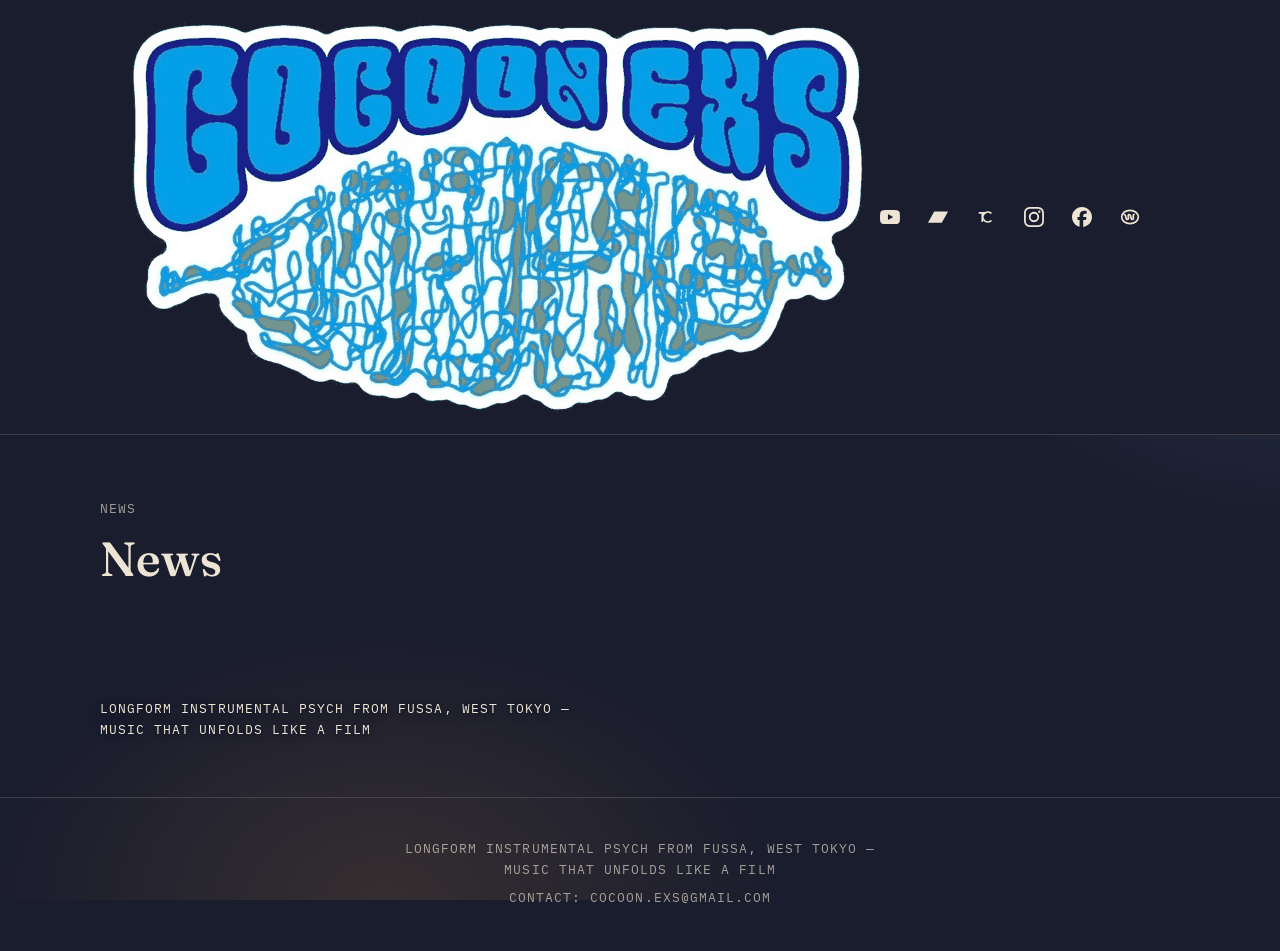
<file: news/index.html>
<!DOCTYPE html>
<html lang="ja">
<head>
<meta charset="UTF-8">
<meta name="viewport" content="width=device-width, initial-scale=1.0">
<title>News — cocoon exs</title>
<meta name="description" content="cocoon exsからのお知らせ一覧。">
<link rel="preconnect" href="https://fonts.googleapis.com">
<link rel="preconnect" href="https://fonts.gstatic.com" crossorigin>
<link rel="preload" as="style" href="https://fonts.googleapis.com/css2?family=Fraunces:opsz,wght@9..144,400..600&family=Shippori+Mincho+B1:wght@600;800&family=Karla:wght@400;500&family=Zen+Kaku+Gothic+New:wght@400;500&family=IBM+Plex+Mono:wght@400&display=swap" onload="this.onload=null;this.rel='stylesheet'">
<noscript><link rel="stylesheet" href="https://fonts.googleapis.com/css2?family=Fraunces:opsz,wght@9..144,400..600&family=Shippori+Mincho+B1:wght@600;800&family=Karla:wght@400;500&family=Zen+Kaku+Gothic+New:wght@400;500&family=IBM+Plex+Mono:wght@400&display=swap"></noscript>
<link rel="stylesheet" href="/styles/global.css">
</head>
<body>

<nav class="nav nav--icons">
  <a class="nav-logo" href="/index.html">
    <img src="/assets/logo.png" alt="cocoon exs">
  </a>
  <div class="icon-nav">
    <a class="icon-link" href="https://www.youtube.com/@cocoonexs" target="_blank" rel="noopener" aria-label="YouTube">
      <svg viewBox="0 0 24 24" fill="currentColor" aria-hidden="true"><path d="M23.498 6.186a3.016 3.016 0 0 0-2.122-2.136C19.505 3.545 12 3.545 12 3.545s-7.505 0-9.377.505A3.017 3.017 0 0 0 .502 6.186C0 8.07 0 12 0 12s0 3.93.502 5.814a3.016 3.016 0 0 0 2.122 2.136c1.871.505 9.376.505 9.376.505s7.505 0 9.377-.505a3.015 3.015 0 0 0 2.122-2.136C24 15.93 24 12 24 12s0-3.93-.502-5.814zM9.545 15.568V8.432L15.818 12l-6.273 3.568z"/></svg>
    </a>
    <a class="icon-link" href="https://cocoon-exs.bandcamp.com/" target="_blank" rel="noopener" aria-label="Bandcamp">
      <svg viewBox="0 0 24 24" fill="currentColor" aria-hidden="true"><path d="M0 18.75l7.437-13.5H24l-7.438 13.5H0z"/></svg>
    </a>
    <a class="icon-link" href="https://www.tunecore.co.jp/artists/cocoon-e" target="_blank" rel="noopener" aria-label="TuneCore">
      <svg viewBox="0 0 24 24" fill="none" stroke="currentColor" stroke-width="2" stroke-linecap="round" stroke-linejoin="round" aria-hidden="true"><path d="M4 7h7M7.5 7v10"/><path d="M18 7.3A6 6 0 1 0 18 16.7"/></svg>
    </a>
    <a class="icon-link" href="https://instagram.com/cocoon.exs" target="_blank" rel="noopener" aria-label="Instagram">
      <svg viewBox="0 0 24 24" fill="currentColor" aria-hidden="true"><path d="M7.0301.084c-1.2768.0602-2.1487.264-2.911.5634-.7888.3075-1.4575.72-2.1228 1.3877-.6652.6677-1.075 1.3368-1.3802 2.127-.2954.7638-.4956 1.6365-.552 2.914-.0564 1.2775-.0689 1.6882-.0626 4.947.0062 3.2586.0206 3.6671.0825 4.9473.061 1.2765.264 2.1482.5635 2.9107.308.7889.72 1.4573 1.388 2.1228.6679.6655 1.3365 1.0743 2.1285 1.38.7632.295 1.6361.4961 2.9134.552 1.2773.056 1.6884.069 4.9462.0627 3.2578-.0062 3.668-.0207 4.9478-.0814 1.28-.0607 2.147-.2652 2.9098-.5633.7889-.3086 1.4578-.72 2.1228-1.3881.665-.6682 1.0745-1.3378 1.3795-2.1284.2957-.7632.4966-1.636.552-2.9124.056-1.2809.0692-1.6898.063-4.948-.0063-3.2583-.021-3.6668-.0817-4.9465-.0607-1.2797-.264-2.1487-.5633-2.9117-.3084-.7889-.72-1.4568-1.3876-2.1228C21.2982 1.33 20.628.9208 19.8378.6165 19.074.321 18.2017.1197 16.9244.0645 15.6471.0093 15.236-.005 11.977.0014 8.718.0076 8.31.0215 7.0301.0839m.1402 21.6932c-1.17-.0509-1.8053-.2453-2.2287-.408-.5606-.216-.96-.4771-1.3819-.895-.422-.4178-.6811-.8186-.9-1.378-.1644-.4234-.3624-1.058-.4171-2.228-.0595-1.2645-.072-1.6442-.079-4.848-.007-3.2037.0053-3.583.0607-4.848.05-1.169.2456-1.805.408-2.2282.216-.5613.4762-.96.895-1.3816.4188-.4217.8184-.6814 1.3783-.9003.423-.1651 1.0575-.3614 2.227-.4171 1.2655-.06 1.6447-.072 4.848-.079 3.2033-.007 3.5835.005 4.8495.0608 1.169.0508 1.8053.2445 2.228.408.5608.216.96.4754 1.3816.895.4217.4194.6816.8176.9005 1.3787.1653.4217.3617 1.056.4169 2.2263.0602 1.2655.0739 1.645.0796 4.848.0058 3.203-.0055 3.5834-.061 4.848-.051 1.17-.245 1.8055-.408 2.2294-.216.5604-.4763.96-.8954 1.3814-.419.4215-.8181.6811-1.3783.9-.4224.1649-1.0577.3617-2.2262.4174-1.2656.0595-1.6448.072-4.8493.079-3.2045.007-3.5825-.006-4.848-.0608M16.953 5.5864A1.44 1.44 0 1 0 18.39 4.144a1.44 1.44 0 0 0-1.437 1.4424M5.8385 12.012c.0067 3.4032 2.7706 6.1557 6.173 6.1493 3.4026-.0065 6.157-2.7701 6.1506-6.1733-.0065-3.4032-2.771-6.1565-6.174-6.1498-3.403.0067-6.156 2.771-6.1496 6.1738M8 12.0077a4 4 0 1 1 4.008 3.9921A3.9996 3.9996 0 0 1 8 12.0077"/></svg>
    </a>
    <a class="icon-link" href="https://www.facebook.com/profile.php?id=100063178571727" target="_blank" rel="noopener" aria-label="Facebook">
      <svg viewBox="0 0 24 24" fill="currentColor" aria-hidden="true"><path d="M9.101 23.691v-7.98H6.627v-3.667h2.474v-1.58c0-4.085 1.848-5.978 5.858-5.978.401 0 .955.042 1.468.103a8.68 8.68 0 0 1 1.141.195v3.325a8.623 8.623 0 0 0-.653-.036 26.805 26.805 0 0 0-.733-.009c-.707 0-1.259.096-1.675.309a1.686 1.686 0 0 0-.679.622c-.258.42-.374.995-.374 1.752v1.297h3.919l-.386 2.103-.287 1.564h-3.246v8.245C19.396 23.238 24 18.179 24 12.044c0-6.627-5.373-12-12-12s-12 5.373-12 12c0 5.628 3.874 10.35 9.101 11.647Z"/></svg>
    </a>
    <a class="icon-link" href="/stage-sim.html" aria-label="Stage Simulator">
      <svg viewBox="0 0 24 24" fill="none" stroke="currentColor" stroke-width="2" stroke-linecap="round" stroke-linejoin="round" aria-hidden="true"><path d="M2 12c0-4.5 4.5-8 10-8s10 3.5 10 8-4.5 8-10 8-10-3.5-10-8z"/><path d="M5 9c3 0 1 6 4 6s-1-6 2-6 1 6 4 6s-1-6 2-6"/></svg>
    </a>
  </div>
</nav>

<header class="section-tight wrap reveal">
  <span class="caption">News</span>
  <h1 style="font-size:var(--text-h2); margin-top:0.6rem;">News</h1>
</header>

<section class="wrap section-tight">
  <p class="news-empty caption" lang="en">longform instrumental psych from Fussa, west Tokyo — music that unfolds like a film</p>
</section>

<footer class="footer-minimal">
  <div class="wrap">
    <p class="caption" lang="en">longform instrumental psych from Fussa, west Tokyo — music that unfolds like a film</p>
    <p class="caption">contact: <a href="mailto:cocoon.exs@gmail.com">cocoon.exs@gmail.com</a></p>
  </div>
</footer>

<script src="/scripts/reveal.js"></script>
</body>
</html>
</file>
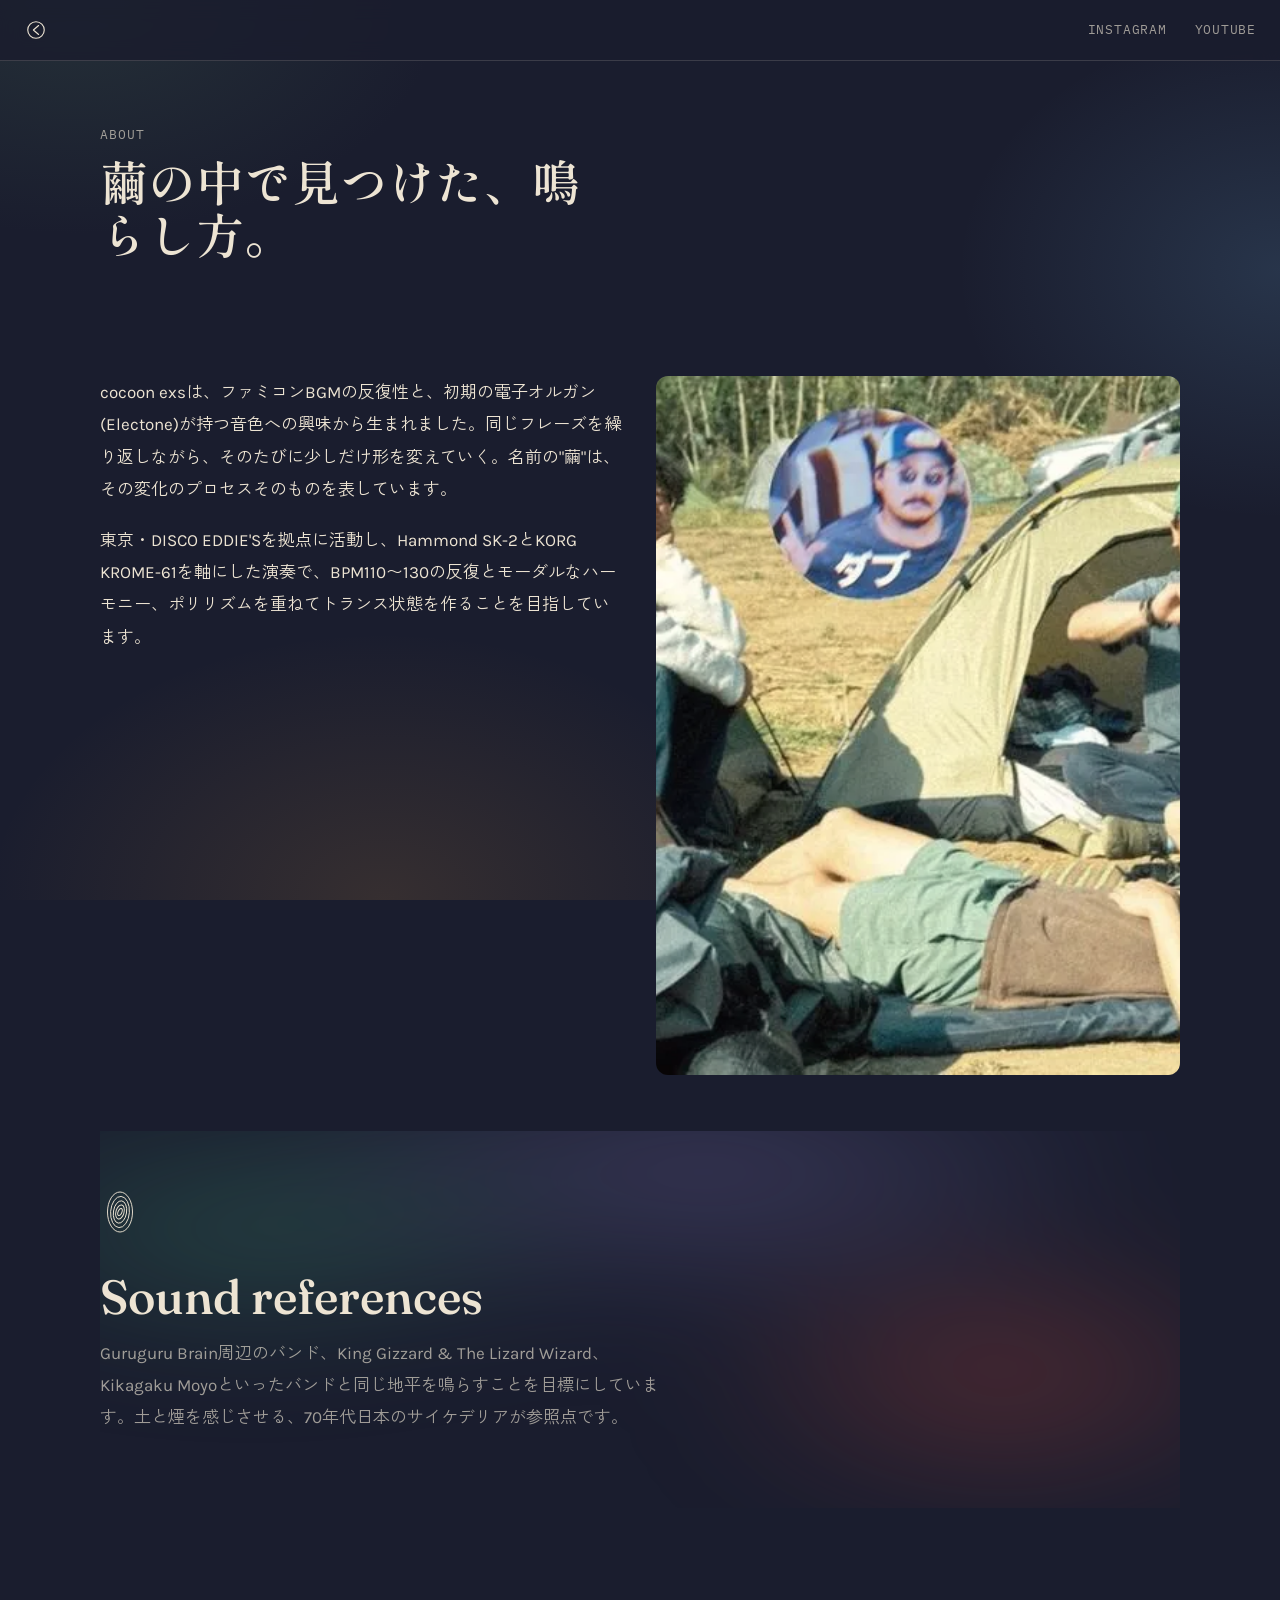
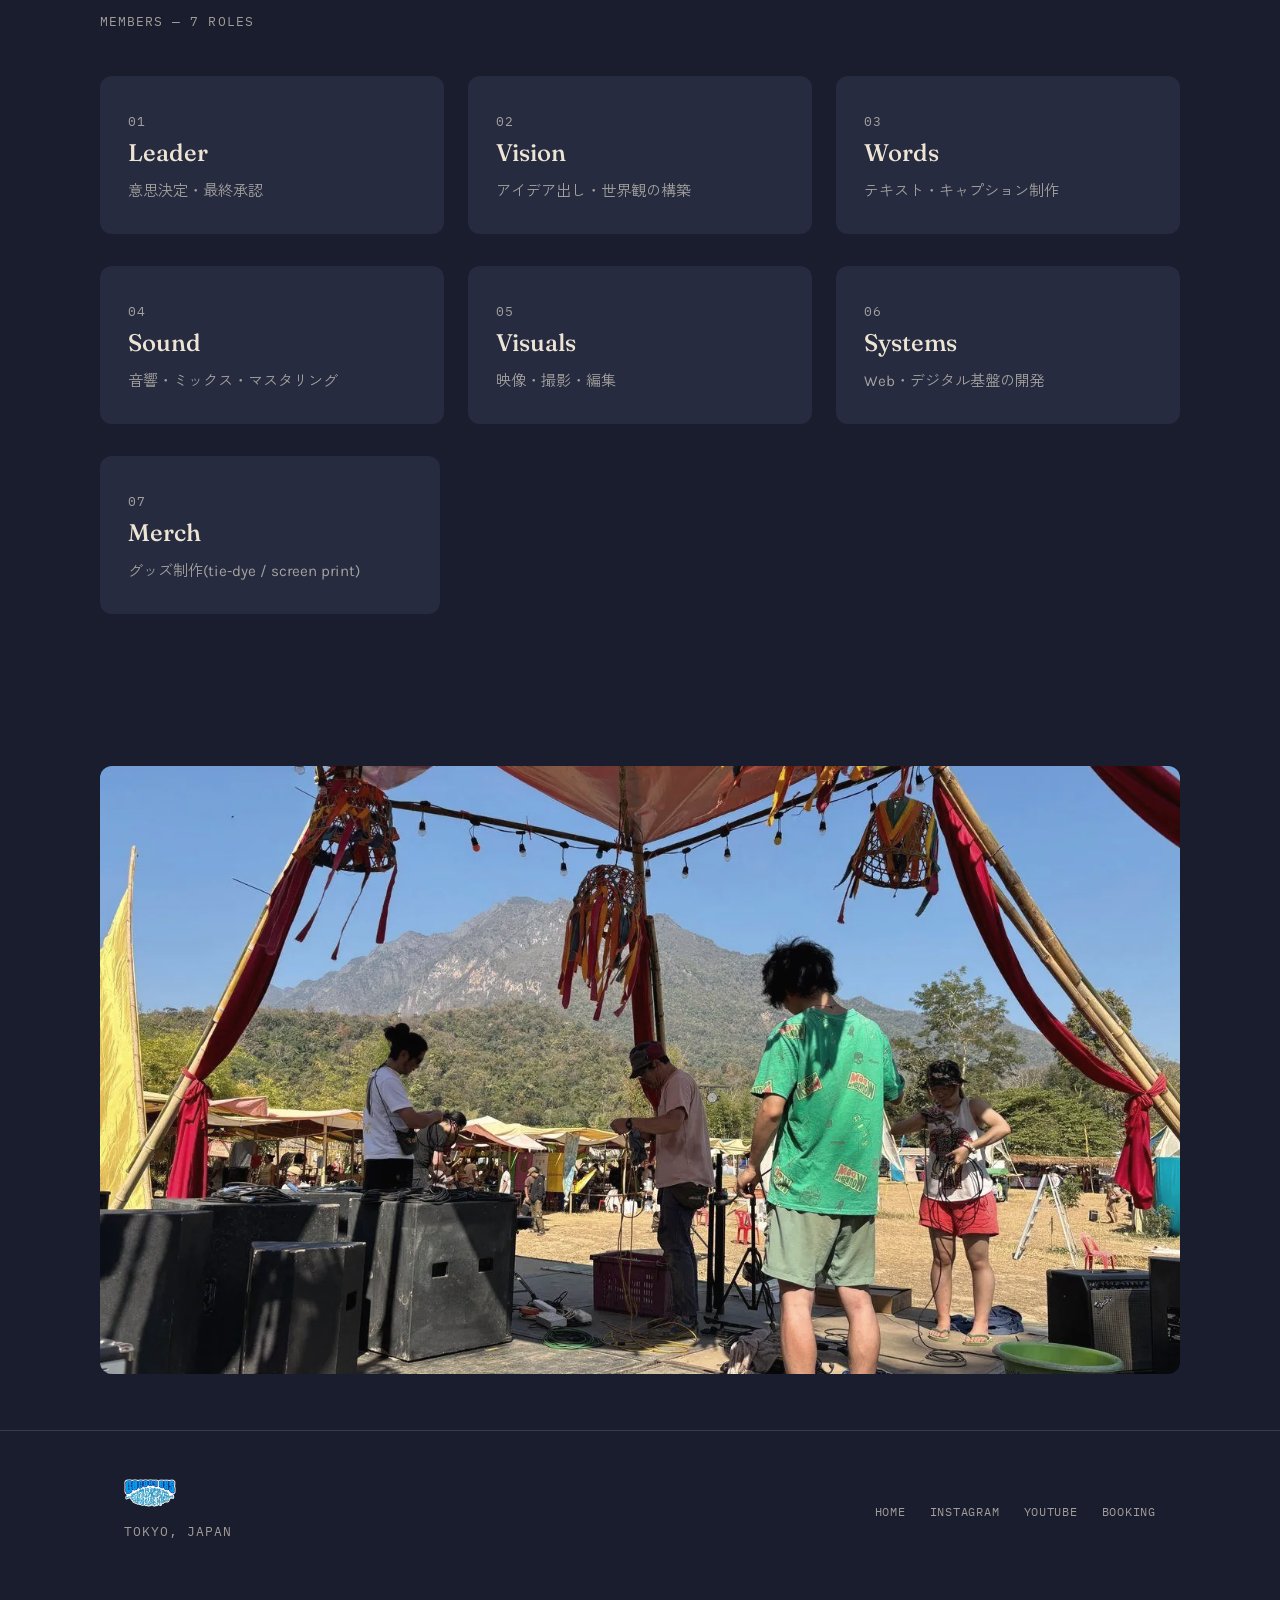
<file: about.html>
<!DOCTYPE html>
<html lang="ja">
<head>
<meta charset="UTF-8">
<meta name="viewport" content="width=device-width, initial-scale=1.0">
<title>cocoon exs — About</title>
<meta name="description" content="cocoon exsの結成の背景、音楽的ルーツ、メンバーの役割について。">
<meta name="robots" content="noindex, nofollow">
<link rel="preconnect" href="https://fonts.googleapis.com">
<link rel="preconnect" href="https://fonts.gstatic.com" crossorigin>
<link rel="preload" as="style" href="https://fonts.googleapis.com/css2?family=Fraunces:opsz,wght@9..144,400..600&family=Shippori+Mincho+B1:wght@600;800&family=Karla:wght@400;500&family=Zen+Kaku+Gothic+New:wght@400;500&family=IBM+Plex+Mono:wght@400&display=swap" onload="this.onload=null;this.rel='stylesheet'">
<noscript><link rel="stylesheet" href="https://fonts.googleapis.com/css2?family=Fraunces:opsz,wght@9..144,400..600&family=Shippori+Mincho+B1:wght@600;800&family=Karla:wght@400;500&family=Zen+Kaku+Gothic+New:wght@400;500&family=IBM+Plex+Mono:wght@400&display=swap"></noscript>
<link rel="stylesheet" href="styles/global.css">
</head>
<body>

<nav class="nav">
  <a class="nav-back" href="index.html" aria-label="cocoon exsに戻る">
    <svg viewBox="0 0 32 32" fill="none" aria-hidden="true">
      <circle cx="16" cy="16" r="11" stroke="currentColor" stroke-width="1.5"/>
      <path d="M19.5 10 L12.5 16 L19.5 22" stroke="currentColor" stroke-width="1.5" stroke-linecap="round" stroke-linejoin="round" fill="none"/>
    </svg>
  </a>
  <button class="nav-toggle" aria-label="Menu" aria-controls="navLinks" aria-expanded="false">
    <span></span><span></span><span></span>
  </button>
  <div class="nav-links" id="navLinks">
    <a href="https://instagram.com/cocoon.exs" target="_blank" rel="noopener">Instagram</a>
    <a href="https://www.youtube.com/@cocoonexs" target="_blank" rel="noopener">YouTube</a>
  </div>
</nav>

<header class="section-tight wrap reveal">
  <span class="caption">About</span>
  <h1 style="font-size:var(--text-h2); margin-top:0.6rem; max-width:16ch;">繭の中で見つけた、鳴らし方。</h1>
</header>

<section class="wrap section-tight">
  <div class="grid-2 reveal-group">
    <div class="reveal">
      <p>cocoon exsは、ファミコンBGMの反復性と、初期の電子オルガン(Electone)が持つ音色への興味から生まれました。同じフレーズを繰り返しながら、そのたびに少しだけ形を変えていく。名前の"繭"は、その変化のプロセスそのものを表しています。</p>
      <p>東京・DISCO EDDIE'Sを拠点に活動し、Hammond SK-2とKORG KROME-61を軸にした演奏で、BPM110〜130の反復とモーダルなハーモニー、ポリリズムを重ねてトランス状態を作ることを目指しています。</p>
    </div>
    <div class="reveal photo-frame" style="aspect-ratio:3/4;">
      <picture>
        <source srcset="assets/photos/gear-closeup.webp" type="image/webp">
        <img src="assets/photos/gear-closeup.jpg" alt="練習部屋の機材、Hammond SK-2とギター、ドラム" width="1200" height="487" loading="lazy">
      </picture>
    </div>
  </div>
</section>

<section class="wrap section-tight reveal stage-bleed">
  <svg viewBox="0 0 64 80" width="40" height="50" fill="none" aria-hidden="true" style="color:var(--ce-silk); margin-bottom:1.5rem;">
    <g class="motif-cocoon" stroke="currentColor" stroke-width="1.5">
      <ellipse cx="32" cy="40" rx="20" ry="32"/>
      <ellipse cx="32" cy="40" rx="15" ry="25" transform="rotate(4 32 40)"/>
      <ellipse cx="32" cy="40" rx="10.5" ry="18" transform="rotate(9 32 40)"/>
      <ellipse cx="32" cy="40" rx="6.5" ry="11.5" transform="rotate(15 32 40)"/>
      <ellipse cx="32" cy="40" rx="3" ry="6" transform="rotate(22 32 40)"/>
    </g>
  </svg>
  <h2 style="margin-bottom:0.8rem;">Sound references</h2>
  <p style="max-width:56ch; color:var(--color-text-sub);">Guruguru Brain周辺のバンド、King Gizzard &amp; The Lizard Wizard、Kikagaku Moyoといったバンドと同じ地平を鳴らすことを目標にしています。土と煙を感じさせる、70年代日本のサイケデリアが参照点です。</p>
</section>

<section class="wrap section">
  <div class="reveal" style="margin-bottom:2.5rem;">
    <span class="caption">Members — 7 roles</span>
  </div>
  <div class="grid-3 reveal-group" style="row-gap:2rem;">
    <div class="reveal card"><span class="caption">01</span><h3>Leader</h3><p>意思決定・最終承認</p></div>
    <div class="reveal card"><span class="caption">02</span><h3>Vision</h3><p>アイデア出し・世界観の構築</p></div>
    <div class="reveal card"><span class="caption">03</span><h3>Words</h3><p>テキスト・キャプション制作</p></div>
    <div class="reveal card"><span class="caption">04</span><h3>Sound</h3><p>音響・ミックス・マスタリング</p></div>
    <div class="reveal card"><span class="caption">05</span><h3>Visuals</h3><p>映像・撮影・編集</p></div>
    <div class="reveal card"><span class="caption">06</span><h3>Systems</h3><p>Web・デジタル基盤の開発</p></div>
  </div>
  <div class="reveal card" style="margin-top:2rem; max-width:340px;"><span class="caption">07</span><h3>Merch</h3><p>グッズ制作(tie-dye / screen print)</p></div>
</section>

<section class="wrap section-tight reveal">
  <div class="photo-frame" style="aspect-ratio:16/9;">
    <picture>
      <source srcset="assets/photos/nature.webp" type="image/webp">
      <img src="assets/photos/nature.jpg" alt="キャンプでの練習風景、森の中" width="1400" height="1050" loading="lazy">
    </picture>
  </div>
</section>

<footer>
  <div class="wrap">
    <div class="foot-row">
      <div>
        <img src="assets/logo.png" alt="cocoon exs" style="height:28px; margin-bottom:0.8rem;">
        <div class="caption">Tokyo, Japan</div>
      </div>
      <div class="foot-links">
        <a href="index.html">Home</a>
        <a href="https://instagram.com/cocoon.exs" target="_blank" rel="noopener">Instagram</a>
        <a href="https://www.youtube.com/@cocoonexs" target="_blank" rel="noopener">YouTube</a>
        <a href="mailto:booking@cocoon-experiences.example">Booking</a>
      </div>
    </div>
  </div>
</footer>

<script src="scripts/nav.js"></script>
<script src="scripts/reveal.js"></script>
</body>
</html>
</file>
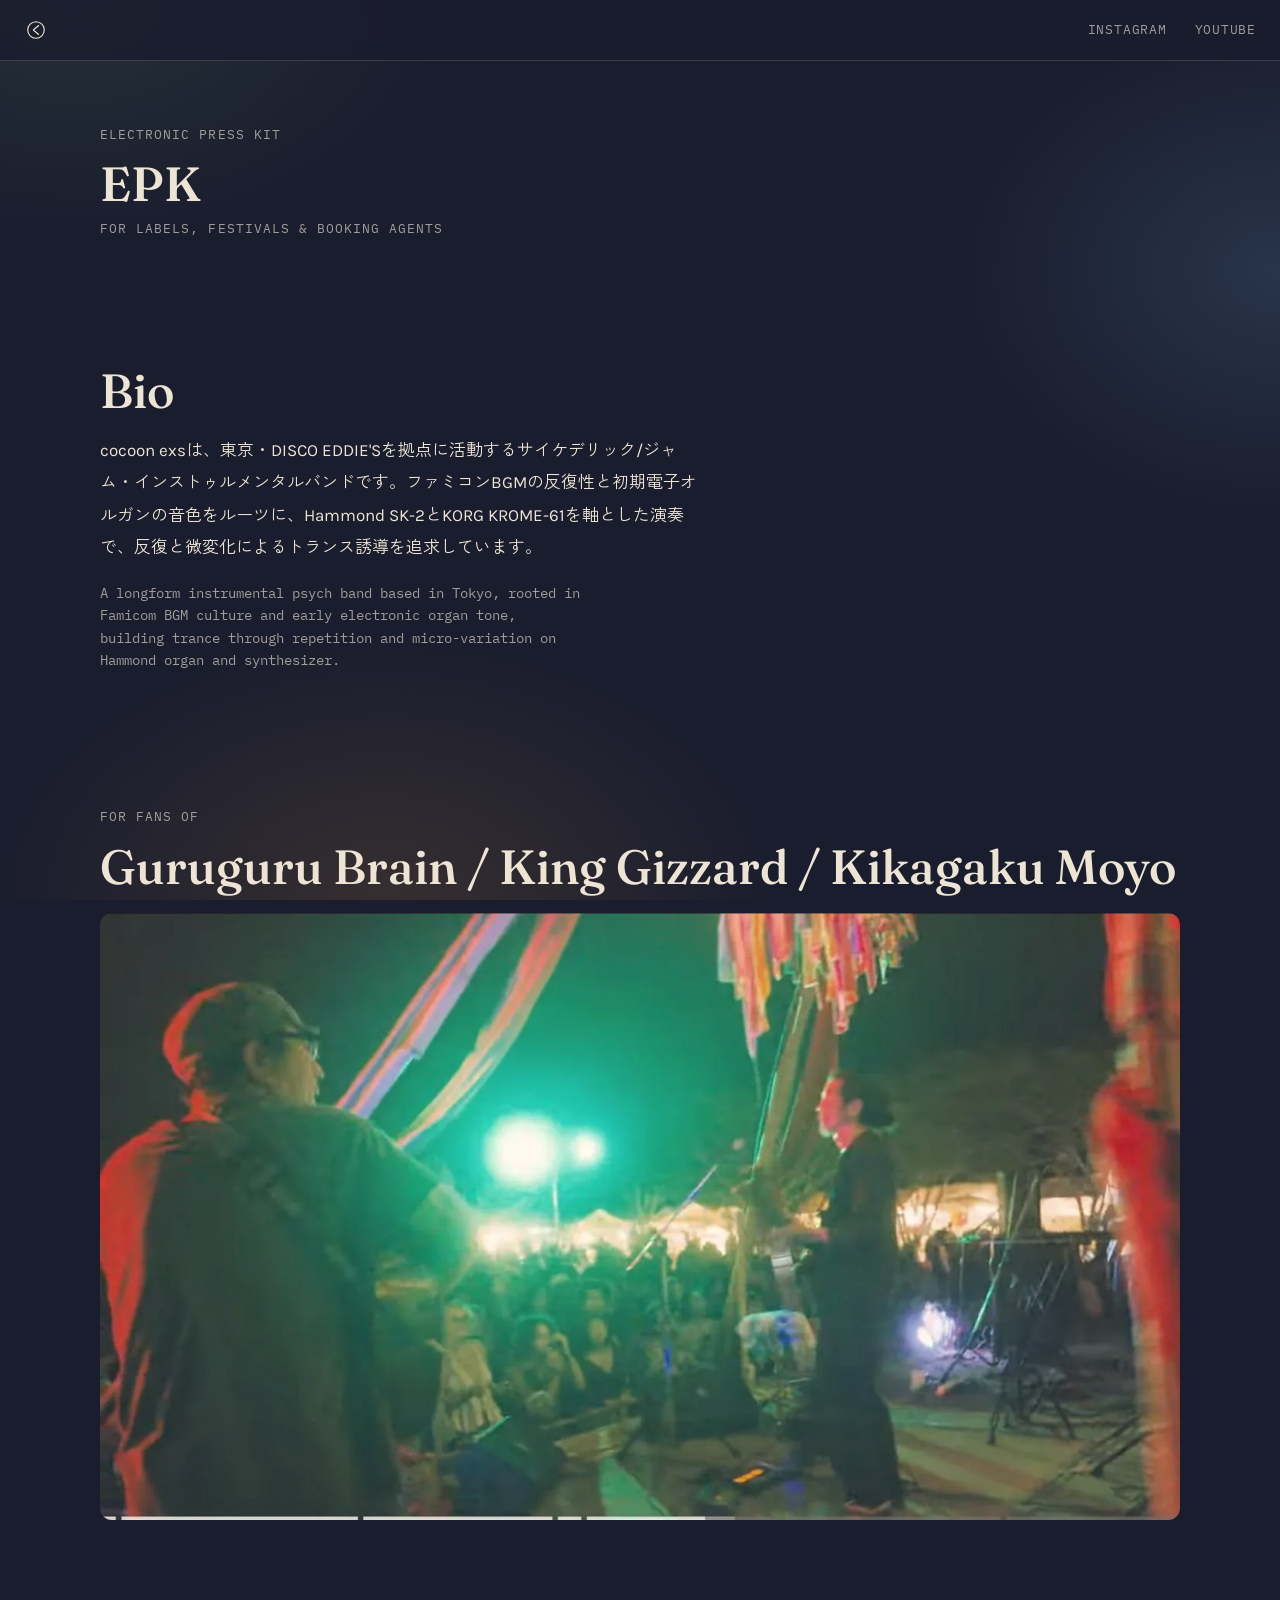
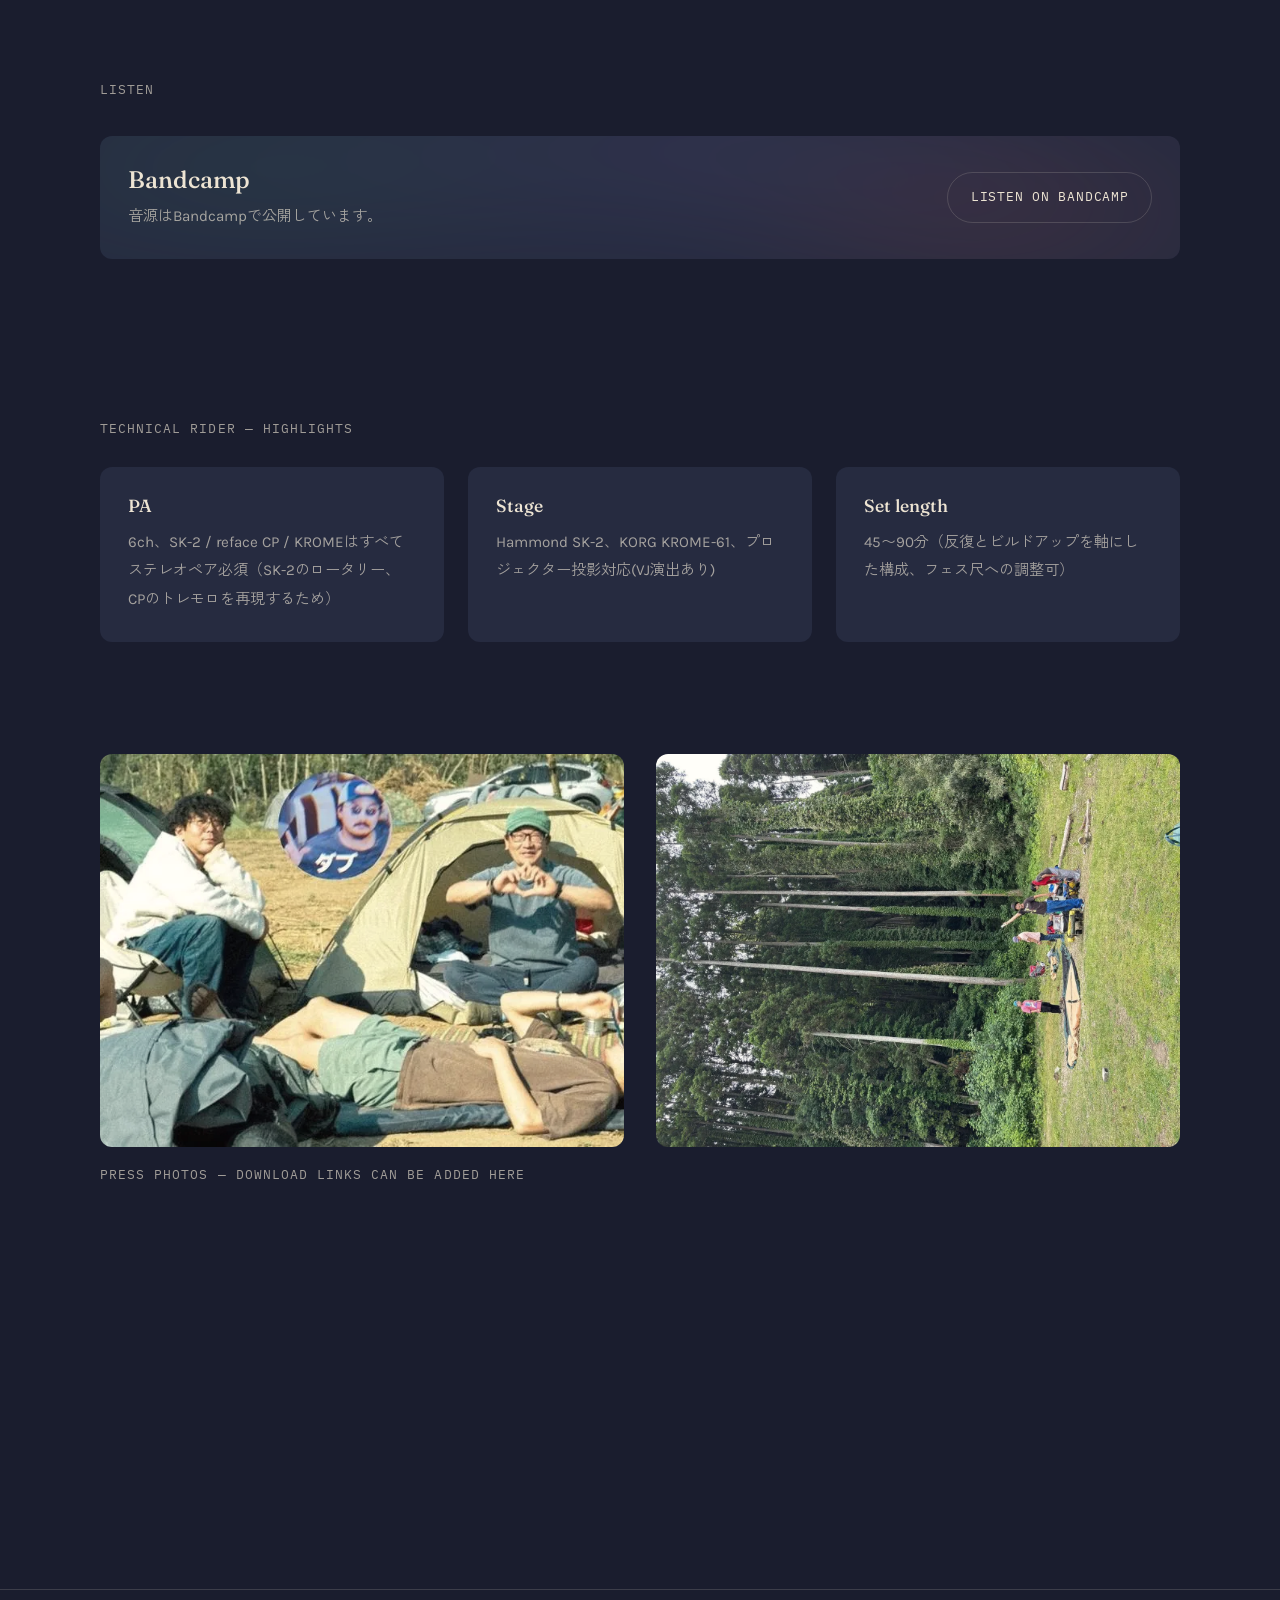
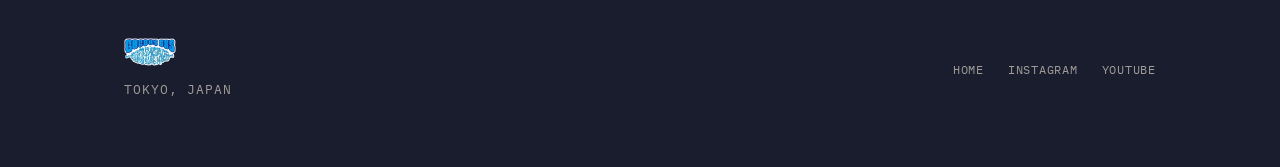
<file: epk.html>
<!DOCTYPE html>
<html lang="ja">
<head>
<meta charset="UTF-8">
<meta name="viewport" content="width=device-width, initial-scale=1.0">
<title>cocoon exs — EPK</title>
<meta name="description" content="cocoon exsの電子プレスキット。バイオ、サウンド、テクニカルライダー、ブッキング連絡先。">
<meta name="robots" content="noindex, nofollow">
<link rel="preconnect" href="https://fonts.googleapis.com">
<link rel="preconnect" href="https://fonts.gstatic.com" crossorigin>
<link rel="preload" as="style" href="https://fonts.googleapis.com/css2?family=Fraunces:opsz,wght@9..144,400..600&family=Shippori+Mincho+B1:wght@600;800&family=Karla:wght@400;500&family=Zen+Kaku+Gothic+New:wght@400;500&family=IBM+Plex+Mono:wght@400&display=swap" onload="this.onload=null;this.rel='stylesheet'">
<noscript><link rel="stylesheet" href="https://fonts.googleapis.com/css2?family=Fraunces:opsz,wght@9..144,400..600&family=Shippori+Mincho+B1:wght@600;800&family=Karla:wght@400;500&family=Zen+Kaku+Gothic+New:wght@400;500&family=IBM+Plex+Mono:wght@400&display=swap"></noscript>
<link rel="stylesheet" href="styles/global.css">
</head>
<body>

<nav class="nav">
  <a class="nav-back" href="index.html" aria-label="cocoon exsに戻る">
    <svg viewBox="0 0 32 32" fill="none" aria-hidden="true">
      <circle cx="16" cy="16" r="11" stroke="currentColor" stroke-width="1.5"/>
      <path d="M19.5 10 L12.5 16 L19.5 22" stroke="currentColor" stroke-width="1.5" stroke-linecap="round" stroke-linejoin="round" fill="none"/>
    </svg>
  </a>
  <button class="nav-toggle" aria-label="Menu" aria-controls="navLinks" aria-expanded="false">
    <span></span><span></span><span></span>
  </button>
  <div class="nav-links" id="navLinks">
    <a href="https://instagram.com/cocoon.exs" target="_blank" rel="noopener">Instagram</a>
    <a href="https://www.youtube.com/@cocoonexs" target="_blank" rel="noopener">YouTube</a>
  </div>
</nav>

<header class="section-tight wrap reveal">
  <span class="caption">Electronic press kit</span>
  <h1 style="font-size:var(--text-h2); margin-top:0.6rem;">EPK</h1>
  <p class="caption" lang="en" style="margin-top:0.4rem;">For labels, festivals &amp; booking agents</p>
</header>

<section class="wrap section-tight reveal">
  <h2 style="margin-bottom:1rem;">Bio</h2>
  <p style="max-width:60ch;">cocoon exsは、東京・DISCO EDDIE'Sを拠点に活動するサイケデリック/ジャム・インストゥルメンタルバンドです。ファミコンBGMの反復性と初期電子オルガンの音色をルーツに、Hammond SK-2とKORG KROME-61を軸とした演奏で、反復と微変化によるトランス誘導を追求しています。</p>
  <p class="caption" lang="en" style="max-width:60ch; text-transform:none; letter-spacing:normal; font-size:0.85rem;">A longform instrumental psych band based in Tokyo, rooted in Famicom BGM culture and early electronic organ tone, building trance through repetition and micro-variation on Hammond organ and synthesizer.</p>
</section>

<section class="wrap section-tight reveal">
  <span class="caption">For fans of</span>
  <h2 style="margin:0.6rem 0 1.2rem;">Guruguru Brain / King Gizzard / Kikagaku Moyo</h2>
  <div class="photo-frame" style="aspect-ratio:16/9;">
    <picture>
      <source srcset="assets/photos/live-fes.webp" type="image/webp">
      <img src="assets/photos/live-fes.jpg" alt="タイの野外フェスでのセッティング" width="1400" height="790" loading="lazy">
    </picture>
  </div>
</section>

<section class="wrap section">
  <div class="reveal" style="margin-bottom:2rem;"><span class="caption">Listen</span></div>
  <div class="reveal card stage-bleed" style="display:flex; align-items:center; justify-content:space-between; gap:1.5rem; flex-wrap:wrap;">
    <div>
      <h3 style="margin-bottom:0.4rem;">Bandcamp</h3>
      <p style="color:var(--color-text-sub); margin-bottom:0;">音源はBandcampで公開しています。</p>
    </div>
    <a class="btn" href="https://cocoon-exs.bandcamp.com/" target="_blank" rel="noopener">Listen on Bandcamp</a>
  </div>
</section>

<section class="wrap section-tight">
  <div class="reveal" style="margin-bottom:1.5rem;"><span class="caption">Technical rider — highlights</span></div>
  <div class="grid-3 reveal-group">
    <div class="reveal card">
      <h3 style="font-size:1.1rem;">PA</h3>
      <p>6ch、SK-2 / reface CP / KROMEはすべてステレオペア必須（SK-2のロータリー、CPのトレモロを再現するため）</p>
    </div>
    <div class="reveal card">
      <h3 style="font-size:1.1rem;">Stage</h3>
      <p>Hammond SK-2、KORG KROME-61、プロジェクター投影対応(VJ演出あり)</p>
    </div>
    <div class="reveal card">
      <h3 style="font-size:1.1rem;">Set length</h3>
      <p>45〜90分（反復とビルドアップを軸にした構成、フェス尺への調整可）</p>
    </div>
  </div>
</section>

<section class="wrap section-tight reveal">
  <div class="grid-2">
    <div class="photo-frame" style="aspect-ratio:4/3;">
      <picture>
        <source srcset="assets/photos/gear-closeup.webp" type="image/webp">
        <img src="assets/photos/gear-closeup.jpg" alt="機材クローズアップ" width="1200" height="487" loading="lazy">
      </picture>
    </div>
    <div class="photo-frame" style="aspect-ratio:4/3;">
      <picture>
        <source srcset="assets/photos/live-hammond.webp" type="image/webp">
        <img src="assets/photos/live-hammond.jpg" alt="ライブ写真" width="1400" height="1050" loading="lazy">
      </picture>
    </div>
  </div>
  <p class="caption" style="margin-top:1rem;">Press photos — download links can be added here</p>
</section>

<section class="wrap section-tight reveal">
  <h2 style="margin-bottom:1rem;">Booking &amp; contact</h2>
  <p style="max-width:50ch; color:var(--color-text-sub);">海外ブッキング・レーベル・フェスに関するお問い合わせはこちらまで。</p>
  <a class="btn" href="mailto:booking@cocoon-experiences.example" style="margin-top:1rem;">booking@cocoon-experiences.example</a>
</section>

<footer>
  <div class="wrap">
    <div class="foot-row">
      <div>
        <img src="assets/logo.png" alt="cocoon exs" style="height:28px; margin-bottom:0.8rem;">
        <div class="caption">Tokyo, Japan</div>
      </div>
      <div class="foot-links">
        <a href="index.html">Home</a>
        <a href="https://instagram.com/cocoon.exs" target="_blank" rel="noopener">Instagram</a>
        <a href="https://www.youtube.com/@cocoonexs" target="_blank" rel="noopener">YouTube</a>
      </div>
    </div>
  </div>
</footer>

<script src="scripts/nav.js"></script>
<script src="scripts/reveal.js"></script>
</body>
</html>
</file>
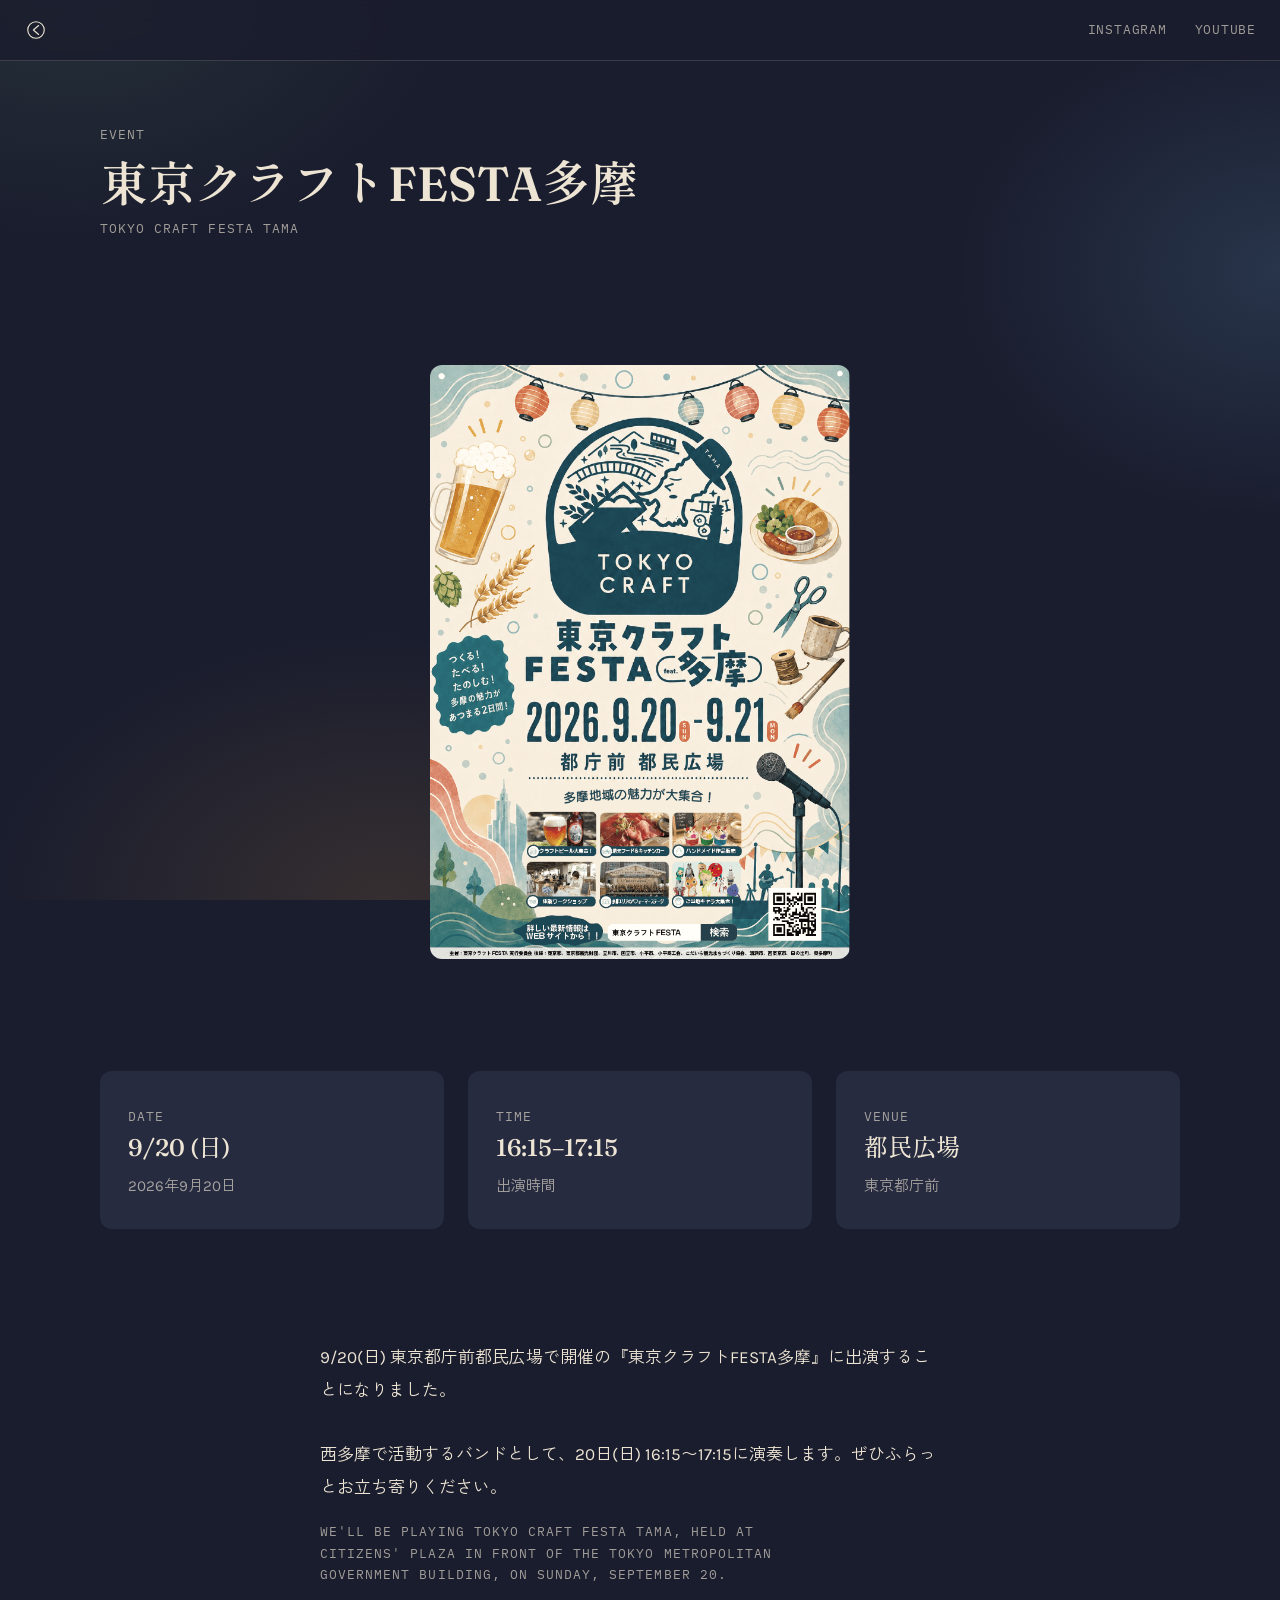
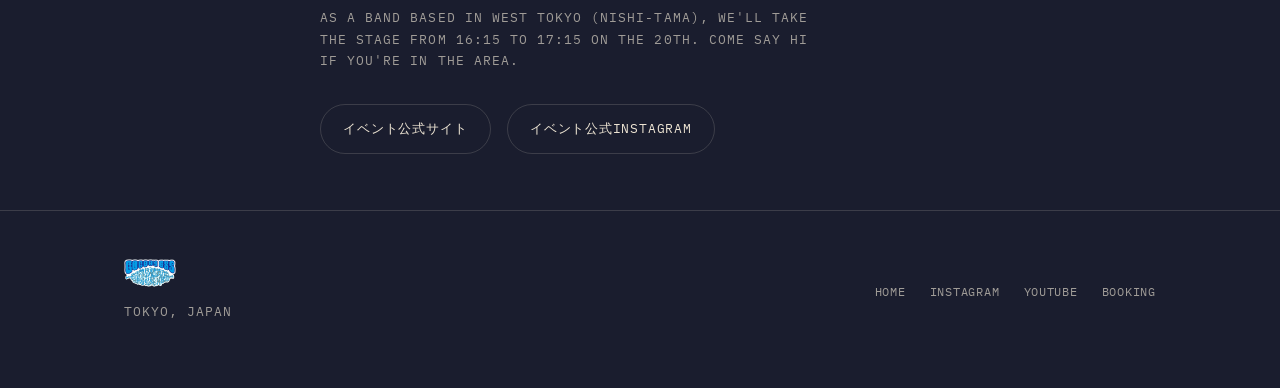
<file: event-craft-festa-2026.html>
<!DOCTYPE html>
<html lang="ja">
<head>
<meta charset="UTF-8">
<meta name="viewport" content="width=device-width, initial-scale=1.0">
<title>cocoon exs — 東京クラフトFESTA多摩</title>
<meta name="description" content="cocoon exsが2026年9月20日(日)、東京都庁前都民広場で開催の「東京クラフトFESTA多摩」に出演。16:15〜17:15。">
<meta property="og:type" content="website">
<meta property="og:site_name" content="cocoon exs">
<meta property="og:title" content="cocoon exs — 東京クラフトFESTA多摩">
<meta property="og:description" content="cocoon exsが2026年9月20日(日)、東京都庁前都民広場で開催の「東京クラフトFESTA多摩」に出演。16:15〜17:15。">
<meta property="og:image" content="https://cocoonexs.com/assets/og.jpg">
<meta property="og:url" content="https://cocoonexs.com/event-craft-festa-2026.html">
<meta property="og:locale" content="ja_JP">
<meta name="twitter:card" content="summary_large_image">
<link rel="preconnect" href="https://fonts.googleapis.com">
<link rel="preconnect" href="https://fonts.gstatic.com" crossorigin>
<link rel="preload" as="style" href="https://fonts.googleapis.com/css2?family=Fraunces:opsz,wght@9..144,400..600&family=Shippori+Mincho+B1:wght@600;800&family=Karla:wght@400;500&family=Zen+Kaku+Gothic+New:wght@400;500&family=IBM+Plex+Mono:wght@400&display=swap" onload="this.onload=null;this.rel='stylesheet'">
<noscript><link rel="stylesheet" href="https://fonts.googleapis.com/css2?family=Fraunces:opsz,wght@9..144,400..600&family=Shippori+Mincho+B1:wght@600;800&family=Karla:wght@400;500&family=Zen+Kaku+Gothic+New:wght@400;500&family=IBM+Plex+Mono:wght@400&display=swap"></noscript>
<link rel="stylesheet" href="styles/global.css">
</head>
<body>

<nav class="nav">
  <a class="nav-back" href="index.html" aria-label="cocoon exsに戻る">
    <svg viewBox="0 0 32 32" fill="none" aria-hidden="true">
      <circle cx="16" cy="16" r="11" stroke="currentColor" stroke-width="1.5"/>
      <path d="M19.5 10 L12.5 16 L19.5 22" stroke="currentColor" stroke-width="1.5" stroke-linecap="round" stroke-linejoin="round" fill="none"/>
    </svg>
  </a>
  <button class="nav-toggle" aria-label="Menu" aria-controls="navLinks" aria-expanded="false">
    <span></span><span></span><span></span>
  </button>
  <div class="nav-links" id="navLinks">
    <a href="https://instagram.com/cocoon.exs" target="_blank" rel="noopener">Instagram</a>
    <a href="https://www.youtube.com/@cocoonexs" target="_blank" rel="noopener">YouTube</a>
  </div>
</nav>

<header class="section-tight wrap reveal">
  <span class="caption">Event</span>
  <h1 style="font-size:var(--text-h2); margin-top:0.6rem; max-width:20ch;">東京クラフトFESTA多摩</h1>
  <p class="caption" lang="en" style="margin-top:0.4rem;">Tokyo Craft FESTA Tama</p>
</header>

<section class="wrap section-tight reveal">
  <div class="photo-frame" style="max-width:420px; margin:0 auto; aspect-ratio:707/1000;">
    <picture>
      <source srcset="assets/photos/craft-festa-2026-poster.webp" type="image/webp">
      <img src="assets/photos/craft-festa-2026-poster.jpg" alt="東京クラフトFESTA多摩 告知ポスター(2026年9月20日・21日 東京都庁前都民広場)" width="707" height="1000" loading="lazy">
    </picture>
  </div>
</section>

<section class="wrap section-tight">
  <div class="grid-3 reveal-group" style="row-gap:2rem;">
    <div class="reveal card">
      <span class="caption" lang="en">Date</span>
      <h3>9/20 (日)</h3>
      <p>2026年9月20日</p>
    </div>
    <div class="reveal card">
      <span class="caption" lang="en">Time</span>
      <h3>16:15–17:15</h3>
      <p>出演時間</p>
    </div>
    <div class="reveal card">
      <span class="caption" lang="en">Venue</span>
      <h3>都民広場</h3>
      <p>東京都庁前</p>
    </div>
  </div>
</section>

<section class="wrap section-tight reveal news-detail-body">
  <p lang="ja">9/20(日) 東京都庁前都民広場で開催の『東京クラフトFESTA多摩』に出演することになりました。<br><br>西多摩で活動するバンドとして、20日(日) 16:15〜17:15に演奏します。ぜひふらっとお立ち寄りください。</p>
  <p class="caption" lang="en" style="margin-top:1rem;">We'll be playing Tokyo Craft FESTA Tama, held at Citizens' Plaza in front of the Tokyo Metropolitan Government Building, on Sunday, September 20.<br><br>As a band based in west Tokyo (Nishi-Tama), we'll take the stage from 16:15 to 17:15 on the 20th. Come say hi if you're in the area.</p>
  <div style="display:flex; gap:1rem; flex-wrap:wrap; margin-top:2rem;">
    <a class="btn" href="https://craft-festa.tokyo/" target="_blank" rel="noopener">イベント公式サイト</a>
    <a class="btn" href="https://www.instagram.com/tokyocraft.festa/" target="_blank" rel="noopener">イベント公式Instagram</a>
  </div>
</section>

<footer>
  <div class="wrap">
    <div class="foot-row">
      <div>
        <img src="assets/logo.png" alt="cocoon exs" style="height:28px; margin-bottom:0.8rem;">
        <div class="caption">Tokyo, Japan</div>
      </div>
      <div class="foot-links">
        <a href="index.html">Home</a>
        <a href="https://instagram.com/cocoon.exs" target="_blank" rel="noopener">Instagram</a>
        <a href="https://www.youtube.com/@cocoonexs" target="_blank" rel="noopener">YouTube</a>
        <a href="mailto:booking@cocoon-experiences.example">Booking</a>
      </div>
    </div>
  </div>
</footer>

<script src="scripts/nav.js"></script>
<script src="scripts/reveal.js"></script>
</body>
</html>
</file>
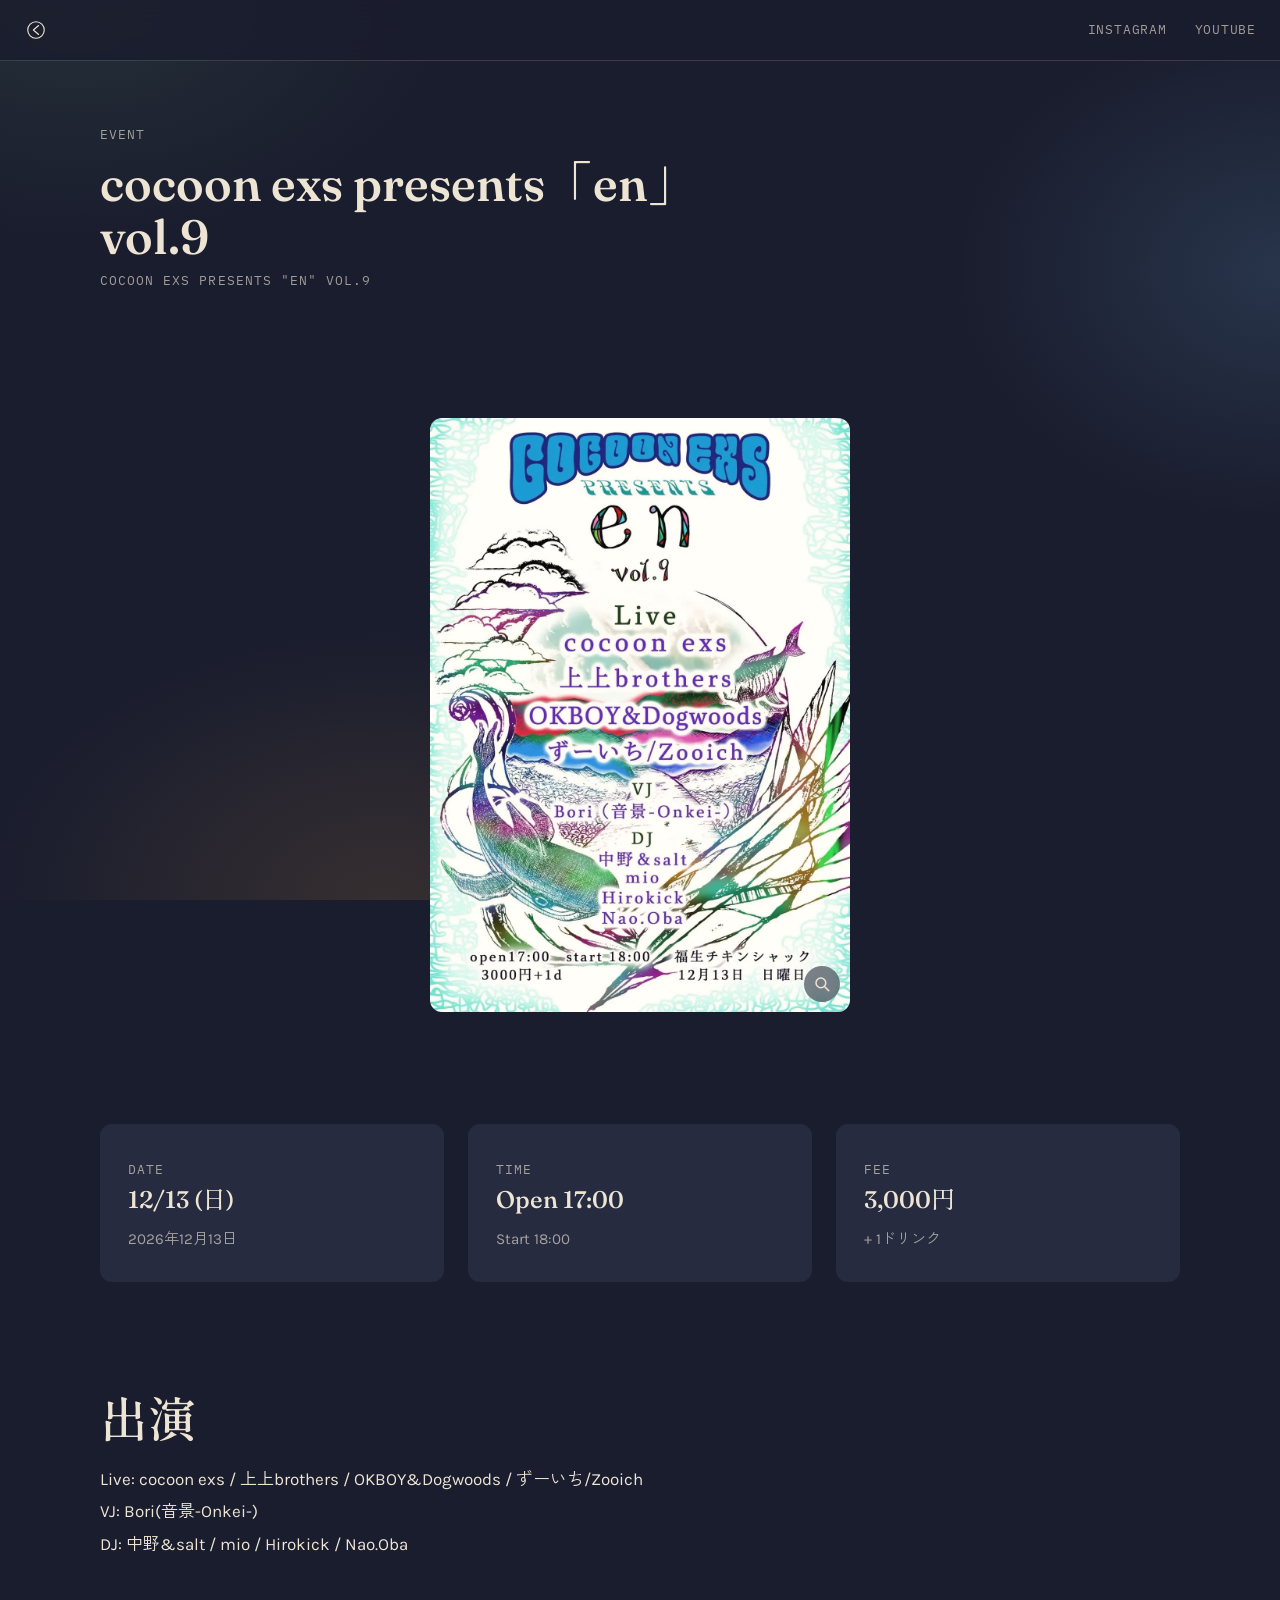
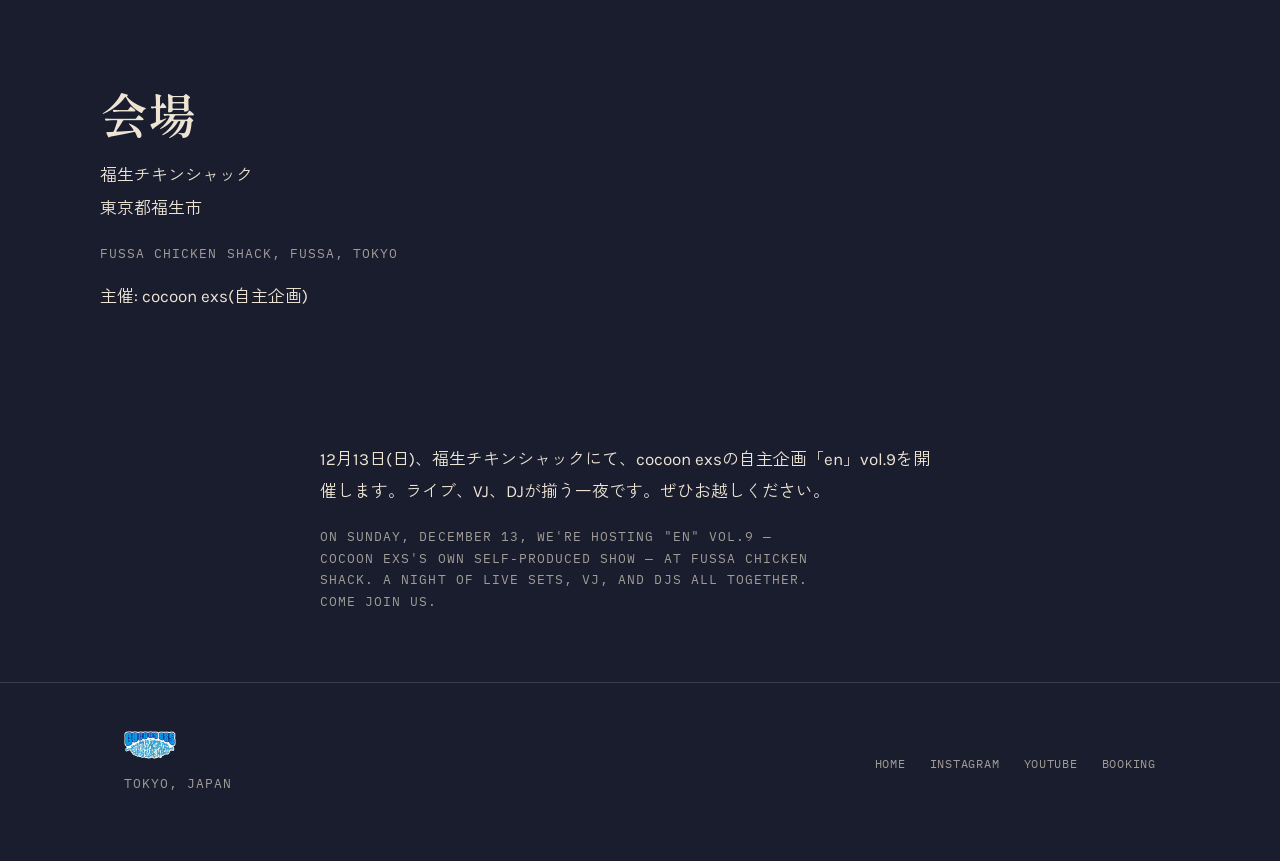
<file: event-en-vol9-2026.html>
<!DOCTYPE html>
<html lang="ja">
<head>
<meta charset="UTF-8">
<meta name="viewport" content="width=device-width, initial-scale=1.0">
<title>cocoon exs — en vol.9</title>
<meta name="description" content="cocoon exsの自主企画「en」vol.9を2026年12月13日(日)、福生チキンシャックで開催。ライブ・VJ・DJが揃う一夜です。">
<meta property="og:type" content="website">
<meta property="og:site_name" content="cocoon exs">
<meta property="og:title" content="cocoon exs — en vol.9">
<meta property="og:description" content="cocoon exsの自主企画「en」vol.9を2026年12月13日(日)、福生チキンシャックで開催。ライブ・VJ・DJが揃う一夜です。">
<meta property="og:image" content="https://cocoonexs.com/assets/og.jpg">
<meta property="og:url" content="https://cocoonexs.com/event-en-vol9-2026.html">
<meta property="og:locale" content="ja_JP">
<meta name="twitter:card" content="summary_large_image">
<link rel="preconnect" href="https://fonts.googleapis.com">
<link rel="preconnect" href="https://fonts.gstatic.com" crossorigin>
<link rel="preload" as="style" href="https://fonts.googleapis.com/css2?family=Fraunces:opsz,wght@9..144,400..600&family=Shippori+Mincho+B1:wght@600;800&family=Karla:wght@400;500&family=Zen+Kaku+Gothic+New:wght@400;500&family=IBM+Plex+Mono:wght@400&display=swap" onload="this.onload=null;this.rel='stylesheet'">
<noscript><link rel="stylesheet" href="https://fonts.googleapis.com/css2?family=Fraunces:opsz,wght@9..144,400..600&family=Shippori+Mincho+B1:wght@600;800&family=Karla:wght@400;500&family=Zen+Kaku+Gothic+New:wght@400;500&family=IBM+Plex+Mono:wght@400&display=swap"></noscript>
<link rel="stylesheet" href="styles/global.css">
</head>
<body>

<nav class="nav">
  <a class="nav-back" href="index.html" aria-label="cocoon exsに戻る">
    <svg viewBox="0 0 32 32" fill="none" aria-hidden="true">
      <circle cx="16" cy="16" r="11" stroke="currentColor" stroke-width="1.5"/>
      <path d="M19.5 10 L12.5 16 L19.5 22" stroke="currentColor" stroke-width="1.5" stroke-linecap="round" stroke-linejoin="round" fill="none"/>
    </svg>
  </a>
  <button class="nav-toggle" aria-label="Menu" aria-controls="navLinks" aria-expanded="false">
    <span></span><span></span><span></span>
  </button>
  <div class="nav-links" id="navLinks">
    <a href="https://instagram.com/cocoon.exs" target="_blank" rel="noopener">Instagram</a>
    <a href="https://www.youtube.com/@cocoonexs" target="_blank" rel="noopener">YouTube</a>
  </div>
</nav>

<header class="section-tight wrap reveal">
  <span class="caption">Event</span>
  <h1 style="font-size:var(--text-h2); margin-top:0.6rem; max-width:20ch;">cocoon exs presents「en」vol.9</h1>
  <p class="caption" lang="en" style="margin-top:0.4rem;">cocoon exs presents "en" vol.9</p>
</header>

<section class="wrap section-tight reveal">
  <button type="button" class="photo-frame lightbox-trigger" style="max-width:420px; margin:0 auto; aspect-ratio:1076/1522;" aria-label="フライヤー画像を拡大表示">
    <picture>
      <source srcset="assets/photos/en-vol9-2026-flyer.webp" type="image/webp">
      <img src="assets/photos/en-vol9-2026-flyer.jpg" alt="cocoon exs presents「en」vol.9 告知フライヤー(2026年12月13日(日) 福生チキンシャック、Open 17:00 Start 18:00、3000円+1D)" width="1076" height="1522" loading="lazy">
    </picture>
    <span class="zoom-badge" aria-hidden="true">
      <svg viewBox="0 0 24 24" fill="none" stroke="currentColor" stroke-width="2" stroke-linecap="round"><circle cx="10.5" cy="10.5" r="6.5"/><line x1="15.3" y1="15.3" x2="21" y2="21"/></svg>
    </span>
  </button>
</section>

<section class="wrap section-tight">
  <div class="grid-3 reveal-group" style="row-gap:2rem;">
    <div class="reveal card">
      <span class="caption" lang="en">Date</span>
      <h3>12/13 (日)</h3>
      <p>2026年12月13日</p>
    </div>
    <div class="reveal card">
      <span class="caption" lang="en">Time</span>
      <h3>Open 17:00</h3>
      <p>Start 18:00</p>
    </div>
    <div class="reveal card">
      <span class="caption" lang="en">Fee</span>
      <h3>3,000円</h3>
      <p>+ 1ドリンク</p>
    </div>
  </div>
</section>

<section class="wrap section-tight reveal">
  <h2 style="margin-bottom:1rem;">出演</h2>
  <p lang="ja">
    Live: cocoon exs / 上上brothers / OKBOY&amp;Dogwoods / ずーいち/Zooich<br>
    VJ: Bori(音景-Onkei-)<br>
    DJ: 中野&amp;salt / mio / Hirokick / Nao.Oba
  </p>
</section>

<section class="wrap section-tight reveal">
  <h2 style="margin-bottom:1rem;">会場</h2>
  <p lang="ja">福生チキンシャック<br>東京都福生市</p>
  <p class="caption" lang="en" style="margin-top:0.6rem;">Fussa Chicken Shack, Fussa, Tokyo</p>
  <p style="margin-top:1rem;">主催: cocoon exs(自主企画)</p>
</section>

<section class="wrap section-tight reveal news-detail-body">
  <p lang="ja">12月13日(日)、福生チキンシャックにて、cocoon exsの自主企画「en」vol.9を開催します。ライブ、VJ、DJが揃う一夜です。ぜひお越しください。</p>
  <p class="caption" lang="en" style="margin-top:1rem;">On Sunday, December 13, we're hosting "en" vol.9 — cocoon exs's own self-produced show — at Fussa Chicken Shack. A night of live sets, VJ, and DJs all together. Come join us.</p>
</section>

<footer>
  <div class="wrap">
    <div class="foot-row">
      <div>
        <img src="assets/logo.png" alt="cocoon exs" style="height:28px; margin-bottom:0.8rem;">
        <div class="caption">Tokyo, Japan</div>
      </div>
      <div class="foot-links">
        <a href="index.html">Home</a>
        <a href="https://instagram.com/cocoon.exs" target="_blank" rel="noopener">Instagram</a>
        <a href="https://www.youtube.com/@cocoonexs" target="_blank" rel="noopener">YouTube</a>
        <a href="mailto:booking@cocoon-experiences.example">Booking</a>
      </div>
    </div>
  </div>
</footer>

<script src="scripts/nav.js"></script>
<script src="scripts/reveal.js"></script>
<script src="scripts/lightbox.js"></script>
</body>
</html>
</file>
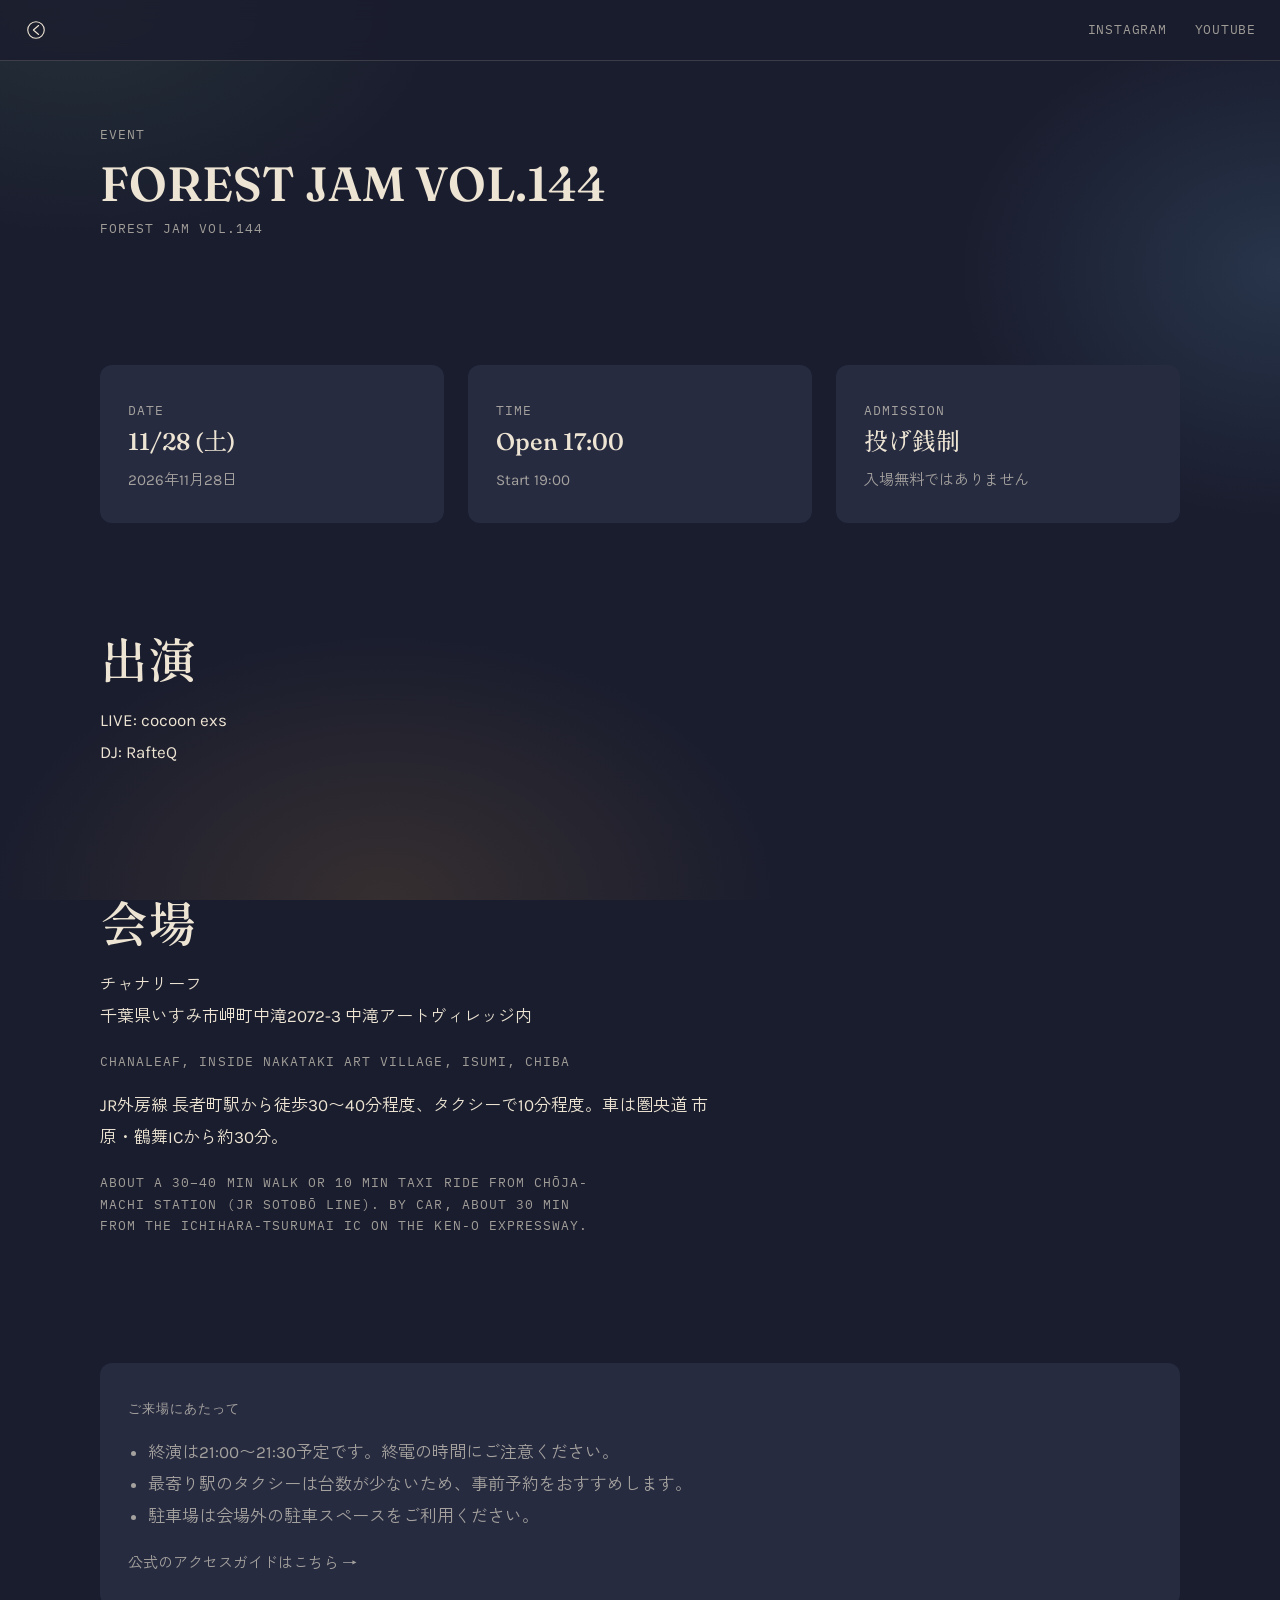
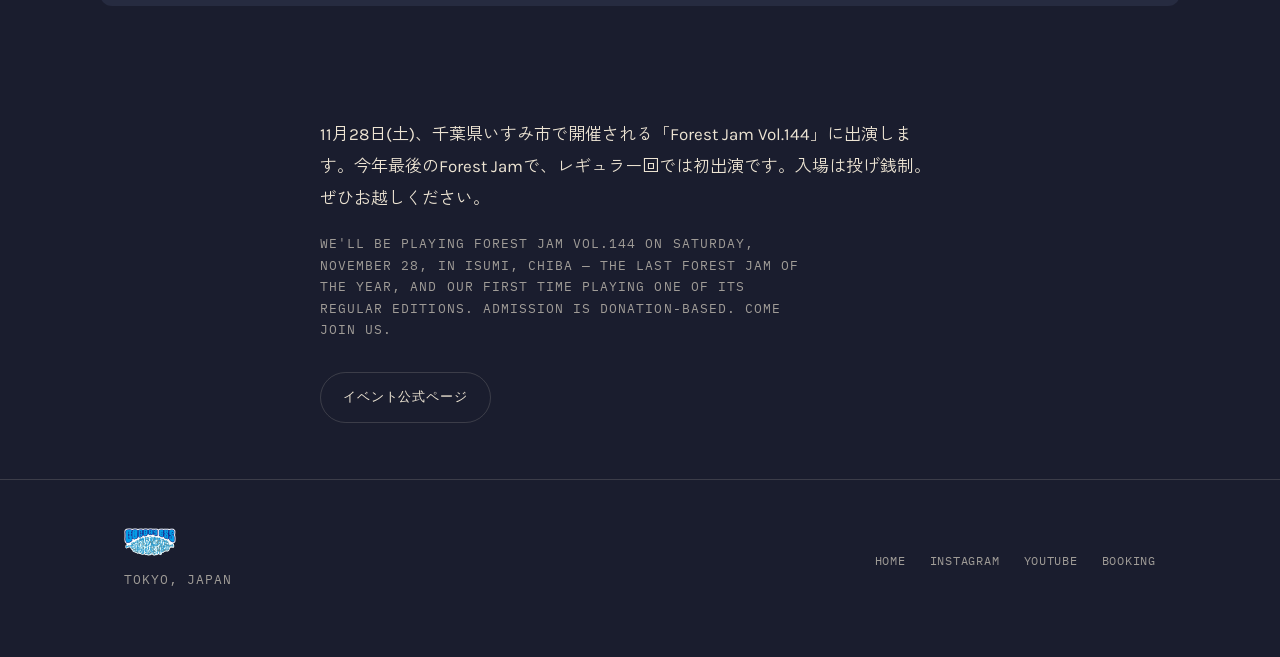
<file: event-forestjam-144-2026.html>
<!DOCTYPE html>
<html lang="ja">
<head>
<meta charset="UTF-8">
<meta name="viewport" content="width=device-width, initial-scale=1.0">
<title>cocoon exs — FOREST JAM VOL.144</title>
<meta name="description" content="cocoon exsが2026年11月28日(土)、千葉県いすみ市チャナリーフで開催の「FOREST JAM VOL.144」に出演。入場は投げ銭制。">
<meta property="og:type" content="website">
<meta property="og:site_name" content="cocoon exs">
<meta property="og:title" content="cocoon exs — FOREST JAM VOL.144">
<meta property="og:description" content="cocoon exsが2026年11月28日(土)、千葉県いすみ市チャナリーフで開催の「FOREST JAM VOL.144」に出演。入場は投げ銭制。">
<meta property="og:image" content="https://cocoonexs.com/assets/og.jpg">
<meta property="og:url" content="https://cocoonexs.com/event-forestjam-144-2026.html">
<meta property="og:locale" content="ja_JP">
<meta name="twitter:card" content="summary_large_image">
<link rel="preconnect" href="https://fonts.googleapis.com">
<link rel="preconnect" href="https://fonts.gstatic.com" crossorigin>
<link rel="preload" as="style" href="https://fonts.googleapis.com/css2?family=Fraunces:opsz,wght@9..144,400..600&family=Shippori+Mincho+B1:wght@600;800&family=Karla:wght@400;500&family=Zen+Kaku+Gothic+New:wght@400;500&family=IBM+Plex+Mono:wght@400&display=swap" onload="this.onload=null;this.rel='stylesheet'">
<noscript><link rel="stylesheet" href="https://fonts.googleapis.com/css2?family=Fraunces:opsz,wght@9..144,400..600&family=Shippori+Mincho+B1:wght@600;800&family=Karla:wght@400;500&family=Zen+Kaku+Gothic+New:wght@400;500&family=IBM+Plex+Mono:wght@400&display=swap"></noscript>
<link rel="stylesheet" href="styles/global.css">
</head>
<body>

<nav class="nav">
  <a class="nav-back" href="index.html" aria-label="cocoon exsに戻る">
    <svg viewBox="0 0 32 32" fill="none" aria-hidden="true">
      <circle cx="16" cy="16" r="11" stroke="currentColor" stroke-width="1.5"/>
      <path d="M19.5 10 L12.5 16 L19.5 22" stroke="currentColor" stroke-width="1.5" stroke-linecap="round" stroke-linejoin="round" fill="none"/>
    </svg>
  </a>
  <button class="nav-toggle" aria-label="Menu" aria-controls="navLinks" aria-expanded="false">
    <span></span><span></span><span></span>
  </button>
  <div class="nav-links" id="navLinks">
    <a href="https://instagram.com/cocoon.exs" target="_blank" rel="noopener">Instagram</a>
    <a href="https://www.youtube.com/@cocoonexs" target="_blank" rel="noopener">YouTube</a>
  </div>
</nav>

<header class="section-tight wrap reveal">
  <span class="caption">Event</span>
  <h1 style="font-size:var(--text-h2); margin-top:0.6rem; max-width:20ch;">FOREST JAM VOL.144</h1>
  <p class="caption" lang="en" style="margin-top:0.4rem;">Forest Jam Vol.144</p>
</header>

<section class="wrap section-tight">
  <div class="grid-3 reveal-group" style="row-gap:2rem;">
    <div class="reveal card">
      <span class="caption" lang="en">Date</span>
      <h3>11/28 (土)</h3>
      <p>2026年11月28日</p>
    </div>
    <div class="reveal card">
      <span class="caption" lang="en">Time</span>
      <h3>Open 17:00</h3>
      <p>Start 19:00</p>
    </div>
    <div class="reveal card">
      <span class="caption" lang="en">Admission</span>
      <h3>投げ銭制</h3>
      <p>入場無料ではありません</p>
    </div>
  </div>
</section>

<section class="wrap section-tight reveal">
  <h2 style="margin-bottom:1rem;">出演</h2>
  <p lang="ja">LIVE: cocoon exs<br>DJ: RafteQ</p>
</section>

<section class="wrap section-tight reveal">
  <h2 style="margin-bottom:1rem;">会場</h2>
  <p lang="ja">
    チャナリーフ<br>
    千葉県いすみ市岬町中滝2072-3 中滝アートヴィレッジ内
  </p>
  <p class="caption" lang="en" style="margin-top:0.6rem;">Chanaleaf, inside Nakataki Art Village, Isumi, Chiba</p>
  <p lang="ja" style="margin-top:1rem;">
    JR外房線 長者町駅から徒歩30〜40分程度、タクシーで10分程度。車は圏央道 市原・鶴舞ICから約30分。
  </p>
  <p class="caption" lang="en" style="margin-top:0.6rem;">
    About a 30–40 min walk or 10 min taxi ride from Chōja-machi Station (JR Sotobō Line). By car, about 30 min from the Ichihara-Tsurumai IC on the Ken-O Expressway.
  </p>
</section>

<section class="wrap section-tight reveal">
  <div class="card">
    <span class="caption">ご来場にあたって</span>
    <ul style="margin:0.8rem 0 0; padding-left:1.2em; color:var(--color-text-sub);">
      <li>終演は21:00〜21:30予定です。終電の時間にご注意ください。</li>
      <li>最寄り駅のタクシーは台数が少ないため、事前予約をおすすめします。</li>
      <li>駐車場は会場外の駐車スペースをご利用ください。</li>
    </ul>
    <p style="margin-top:1rem;"><a href="https://forestjam.net/access-chanaleaf/" target="_blank" rel="noopener">公式のアクセスガイドはこちら →</a></p>
  </div>
</section>

<section class="wrap section-tight reveal news-detail-body">
  <p lang="ja">11月28日(土)、千葉県いすみ市で開催される「Forest Jam Vol.144」に出演します。今年最後のForest Jamで、レギュラー回では初出演です。入場は投げ銭制。ぜひお越しください。</p>
  <p class="caption" lang="en" style="margin-top:1rem;">We'll be playing Forest Jam Vol.144 on Saturday, November 28, in Isumi, Chiba — the last Forest Jam of the year, and our first time playing one of its regular editions. Admission is donation-based. Come join us.</p>
  <div style="display:flex; gap:1rem; flex-wrap:wrap; margin-top:2rem;">
    <a class="btn" href="https://forestjam.net/144/" target="_blank" rel="noopener">イベント公式ページ</a>
  </div>
</section>

<footer>
  <div class="wrap">
    <div class="foot-row">
      <div>
        <img src="assets/logo.png" alt="cocoon exs" style="height:28px; margin-bottom:0.8rem;">
        <div class="caption">Tokyo, Japan</div>
      </div>
      <div class="foot-links">
        <a href="index.html">Home</a>
        <a href="https://instagram.com/cocoon.exs" target="_blank" rel="noopener">Instagram</a>
        <a href="https://www.youtube.com/@cocoonexs" target="_blank" rel="noopener">YouTube</a>
        <a href="mailto:booking@cocoon-experiences.example">Booking</a>
      </div>
    </div>
  </div>
</footer>

<script src="scripts/nav.js"></script>
<script src="scripts/reveal.js"></script>
</body>
</html>
</file>
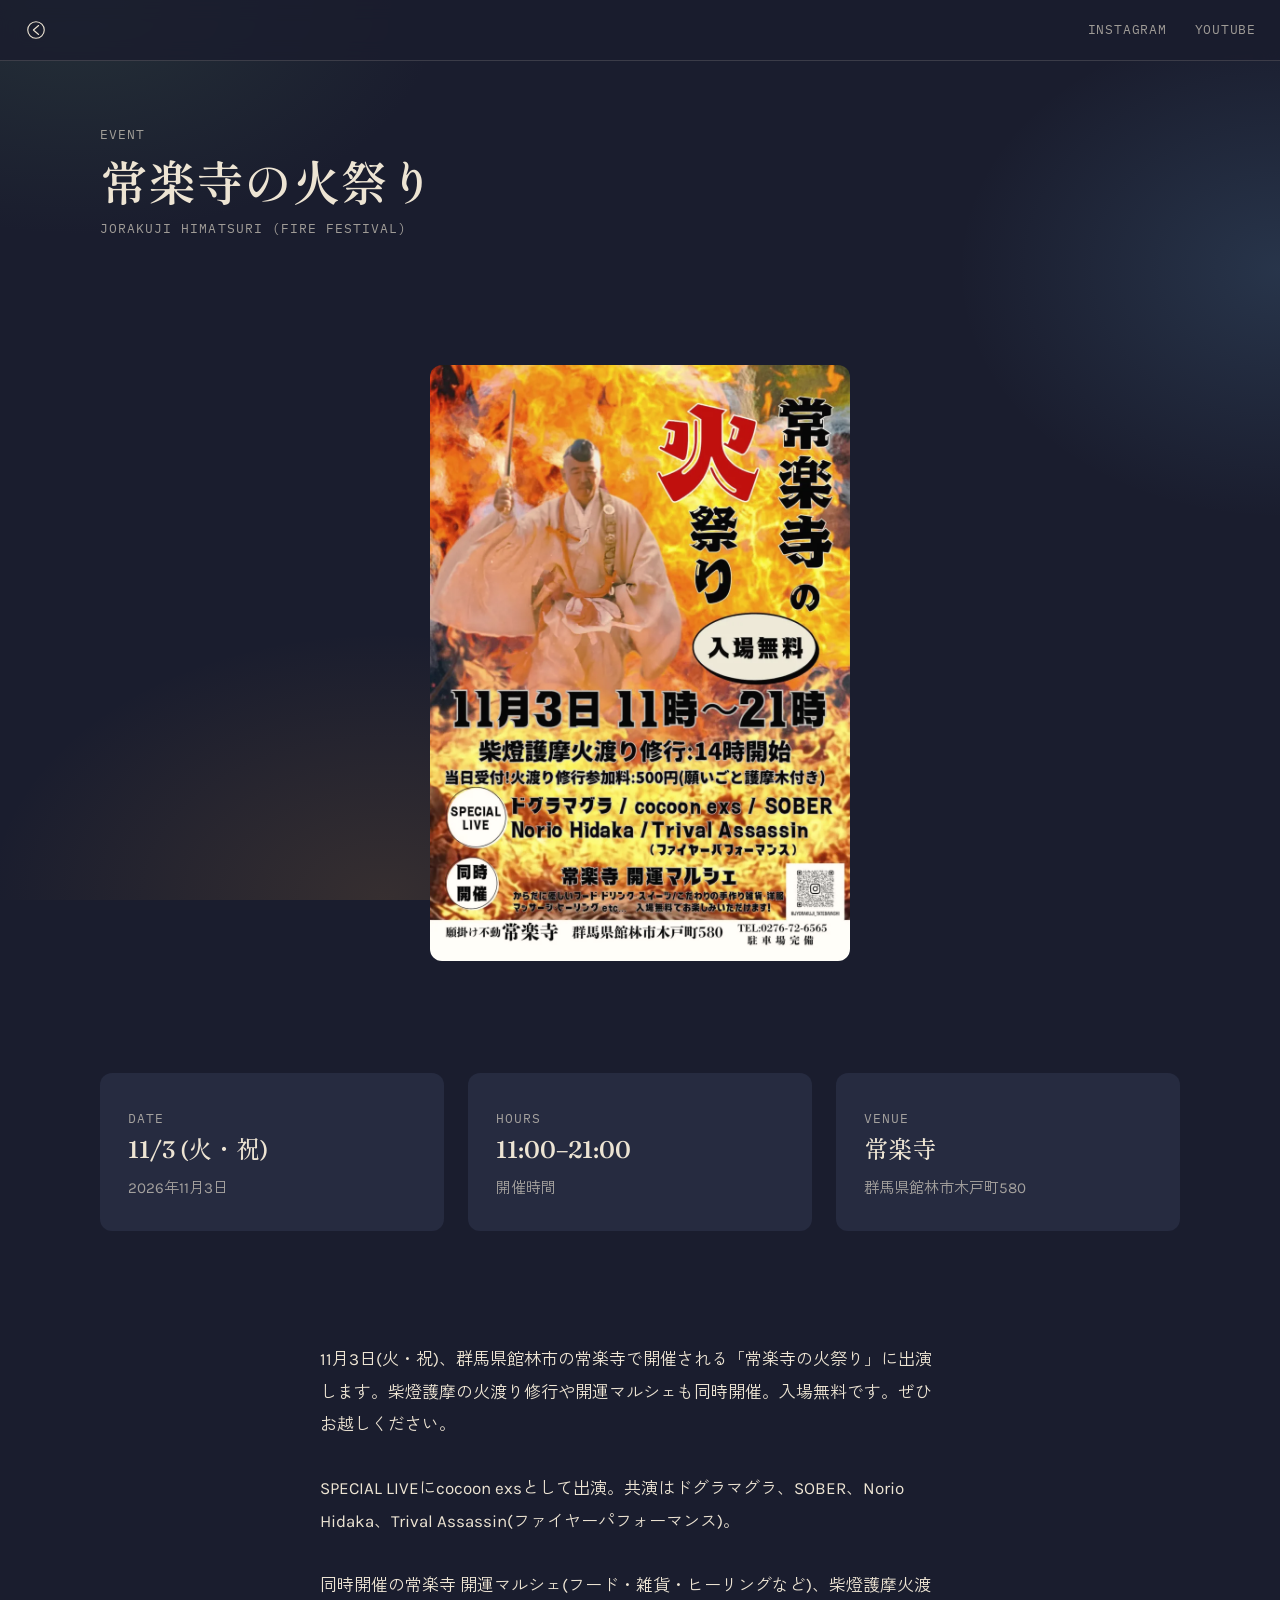
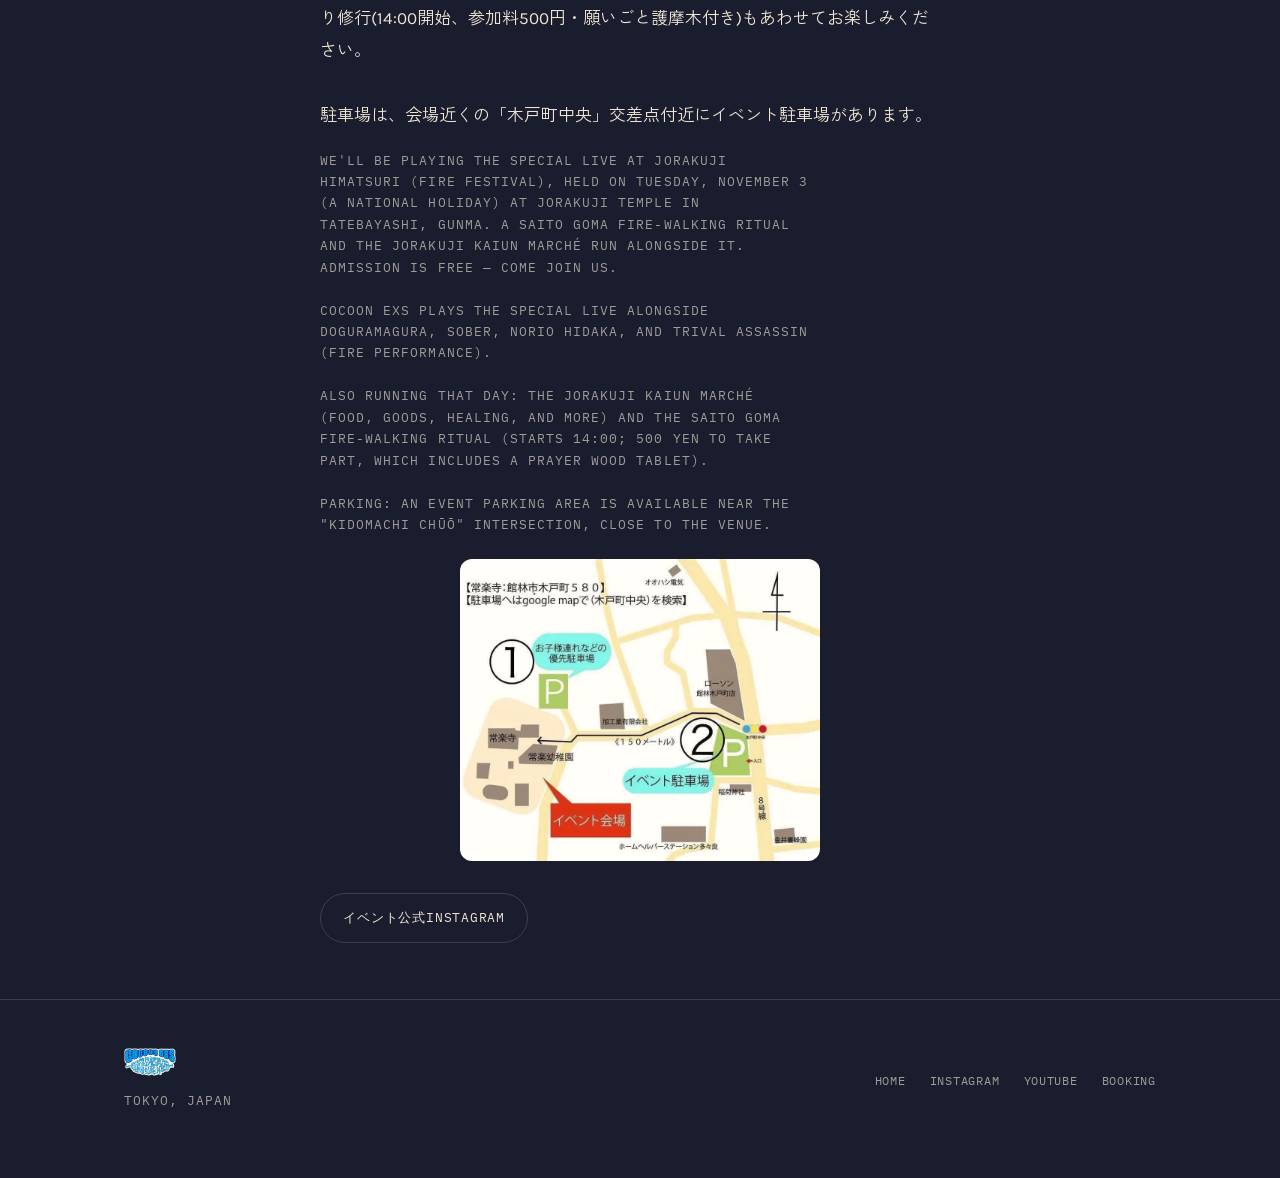
<file: event-jorakuji-himatsuri-2026.html>
<!DOCTYPE html>
<html lang="ja">
<head>
<meta charset="UTF-8">
<meta name="viewport" content="width=device-width, initial-scale=1.0">
<title>cocoon exs — 常楽寺の火祭り</title>
<meta name="description" content="cocoon exsが2026年11月3日(火・祝)、群馬県館林市の常楽寺で開催の「常楽寺の火祭り」SPECIAL LIVEに出演。入場無料。">
<meta property="og:type" content="website">
<meta property="og:site_name" content="cocoon exs">
<meta property="og:title" content="cocoon exs — 常楽寺の火祭り">
<meta property="og:description" content="cocoon exsが2026年11月3日(火・祝)、群馬県館林市の常楽寺で開催の「常楽寺の火祭り」SPECIAL LIVEに出演。入場無料。">
<meta property="og:image" content="https://cocoonexs.com/assets/og.jpg">
<meta property="og:url" content="https://cocoonexs.com/event-jorakuji-himatsuri-2026.html">
<meta property="og:locale" content="ja_JP">
<meta name="twitter:card" content="summary_large_image">
<link rel="preconnect" href="https://fonts.googleapis.com">
<link rel="preconnect" href="https://fonts.gstatic.com" crossorigin>
<link rel="preload" as="style" href="https://fonts.googleapis.com/css2?family=Fraunces:opsz,wght@9..144,400..600&family=Shippori+Mincho+B1:wght@600;800&family=Karla:wght@400;500&family=Zen+Kaku+Gothic+New:wght@400;500&family=IBM+Plex+Mono:wght@400&display=swap" onload="this.onload=null;this.rel='stylesheet'">
<noscript><link rel="stylesheet" href="https://fonts.googleapis.com/css2?family=Fraunces:opsz,wght@9..144,400..600&family=Shippori+Mincho+B1:wght@600;800&family=Karla:wght@400;500&family=Zen+Kaku+Gothic+New:wght@400;500&family=IBM+Plex+Mono:wght@400&display=swap"></noscript>
<link rel="stylesheet" href="styles/global.css">
</head>
<body>

<nav class="nav">
  <a class="nav-back" href="index.html" aria-label="cocoon exsに戻る">
    <svg viewBox="0 0 32 32" fill="none" aria-hidden="true">
      <circle cx="16" cy="16" r="11" stroke="currentColor" stroke-width="1.5"/>
      <path d="M19.5 10 L12.5 16 L19.5 22" stroke="currentColor" stroke-width="1.5" stroke-linecap="round" stroke-linejoin="round" fill="none"/>
    </svg>
  </a>
  <button class="nav-toggle" aria-label="Menu" aria-controls="navLinks" aria-expanded="false">
    <span></span><span></span><span></span>
  </button>
  <div class="nav-links" id="navLinks">
    <a href="https://instagram.com/cocoon.exs" target="_blank" rel="noopener">Instagram</a>
    <a href="https://www.youtube.com/@cocoonexs" target="_blank" rel="noopener">YouTube</a>
  </div>
</nav>

<header class="section-tight wrap reveal">
  <span class="caption">Event</span>
  <h1 style="font-size:var(--text-h2); margin-top:0.6rem; max-width:20ch;">常楽寺の火祭り</h1>
  <p class="caption" lang="en" style="margin-top:0.4rem;">Jorakuji Himatsuri (Fire Festival)</p>
</header>

<section class="wrap section-tight reveal">
  <div class="photo-frame" style="max-width:420px; margin:0 auto; aspect-ratio:902/1280;">
    <picture>
      <source srcset="assets/photos/jorakuji-himatsuri-2026-poster.webp" type="image/webp">
      <img src="assets/photos/jorakuji-himatsuri-2026-poster.jpg" alt="常楽寺の火祭り 告知ポスター(2026年11月3日 11:00〜21:00、群馬県館林市 常楽寺)" width="902" height="1280" loading="lazy">
    </picture>
  </div>
</section>

<section class="wrap section-tight">
  <div class="grid-3 reveal-group" style="row-gap:2rem;">
    <div class="reveal card">
      <span class="caption" lang="en">Date</span>
      <h3>11/3 (火・祝)</h3>
      <p>2026年11月3日</p>
    </div>
    <div class="reveal card">
      <span class="caption" lang="en">Hours</span>
      <h3>11:00–21:00</h3>
      <p>開催時間</p>
    </div>
    <div class="reveal card">
      <span class="caption" lang="en">Venue</span>
      <h3>常楽寺</h3>
      <p>群馬県館林市木戸町580</p>
    </div>
  </div>
</section>

<section class="wrap section-tight reveal news-detail-body">
  <p lang="ja">11月3日(火・祝)、群馬県館林市の常楽寺で開催される「常楽寺の火祭り」に出演します。柴燈護摩の火渡り修行や開運マルシェも同時開催。入場無料です。ぜひお越しください。<br><br>SPECIAL LIVEにcocoon exsとして出演。共演はドグラマグラ、SOBER、Norio Hidaka、Trival Assassin(ファイヤーパフォーマンス)。<br><br>同時開催の常楽寺 開運マルシェ(フード・雑貨・ヒーリングなど)、柴燈護摩火渡り修行(14:00開始、参加料500円・願いごと護摩木付き)もあわせてお楽しみください。<br><br>駐車場は、会場近くの「木戸町中央」交差点付近にイベント駐車場があります。</p>
  <p class="caption" lang="en" style="margin-top:1rem;">We'll be playing the SPECIAL LIVE at Jorakuji Himatsuri (Fire Festival), held on Tuesday, November 3 (a national holiday) at Jorakuji Temple in Tatebayashi, Gunma. A Saito Goma fire-walking ritual and the Jorakuji Kaiun Marché run alongside it. Admission is free — come join us.<br><br>cocoon exs plays the SPECIAL LIVE alongside Doguramagura, SOBER, Norio Hidaka, and Trival Assassin (fire performance).<br><br>Also running that day: the Jorakuji Kaiun Marché (food, goods, healing, and more) and the Saito Goma fire-walking ritual (starts 14:00; 500 yen to take part, which includes a prayer wood tablet).<br><br>Parking: an event parking area is available near the "Kidomachi Chūō" intersection, close to the venue.</p>
  <div class="photo-frame" style="max-width:360px; margin:1.5rem auto 0; aspect-ratio:960/804;">
    <picture>
      <source srcset="assets/photos/jorakuji-himatsuri-2026-parking.webp" type="image/webp">
      <img src="assets/photos/jorakuji-himatsuri-2026-parking.jpg" alt="常楽寺の火祭り 駐車場案内図(「木戸町中央」交差点付近のイベント駐車場)" width="960" height="804" loading="lazy">
    </picture>
  </div>
  <div style="display:flex; gap:1rem; flex-wrap:wrap; margin-top:2rem;">
    <a class="btn" href="https://www.instagram.com/jyorakuji_tatebayashi/" target="_blank" rel="noopener">イベント公式Instagram</a>
  </div>
</section>

<footer>
  <div class="wrap">
    <div class="foot-row">
      <div>
        <img src="assets/logo.png" alt="cocoon exs" style="height:28px; margin-bottom:0.8rem;">
        <div class="caption">Tokyo, Japan</div>
      </div>
      <div class="foot-links">
        <a href="index.html">Home</a>
        <a href="https://instagram.com/cocoon.exs" target="_blank" rel="noopener">Instagram</a>
        <a href="https://www.youtube.com/@cocoonexs" target="_blank" rel="noopener">YouTube</a>
        <a href="mailto:booking@cocoon-experiences.example">Booking</a>
      </div>
    </div>
  </div>
</footer>

<script src="scripts/nav.js"></script>
<script src="scripts/reveal.js"></script>
</body>
</html>
</file>
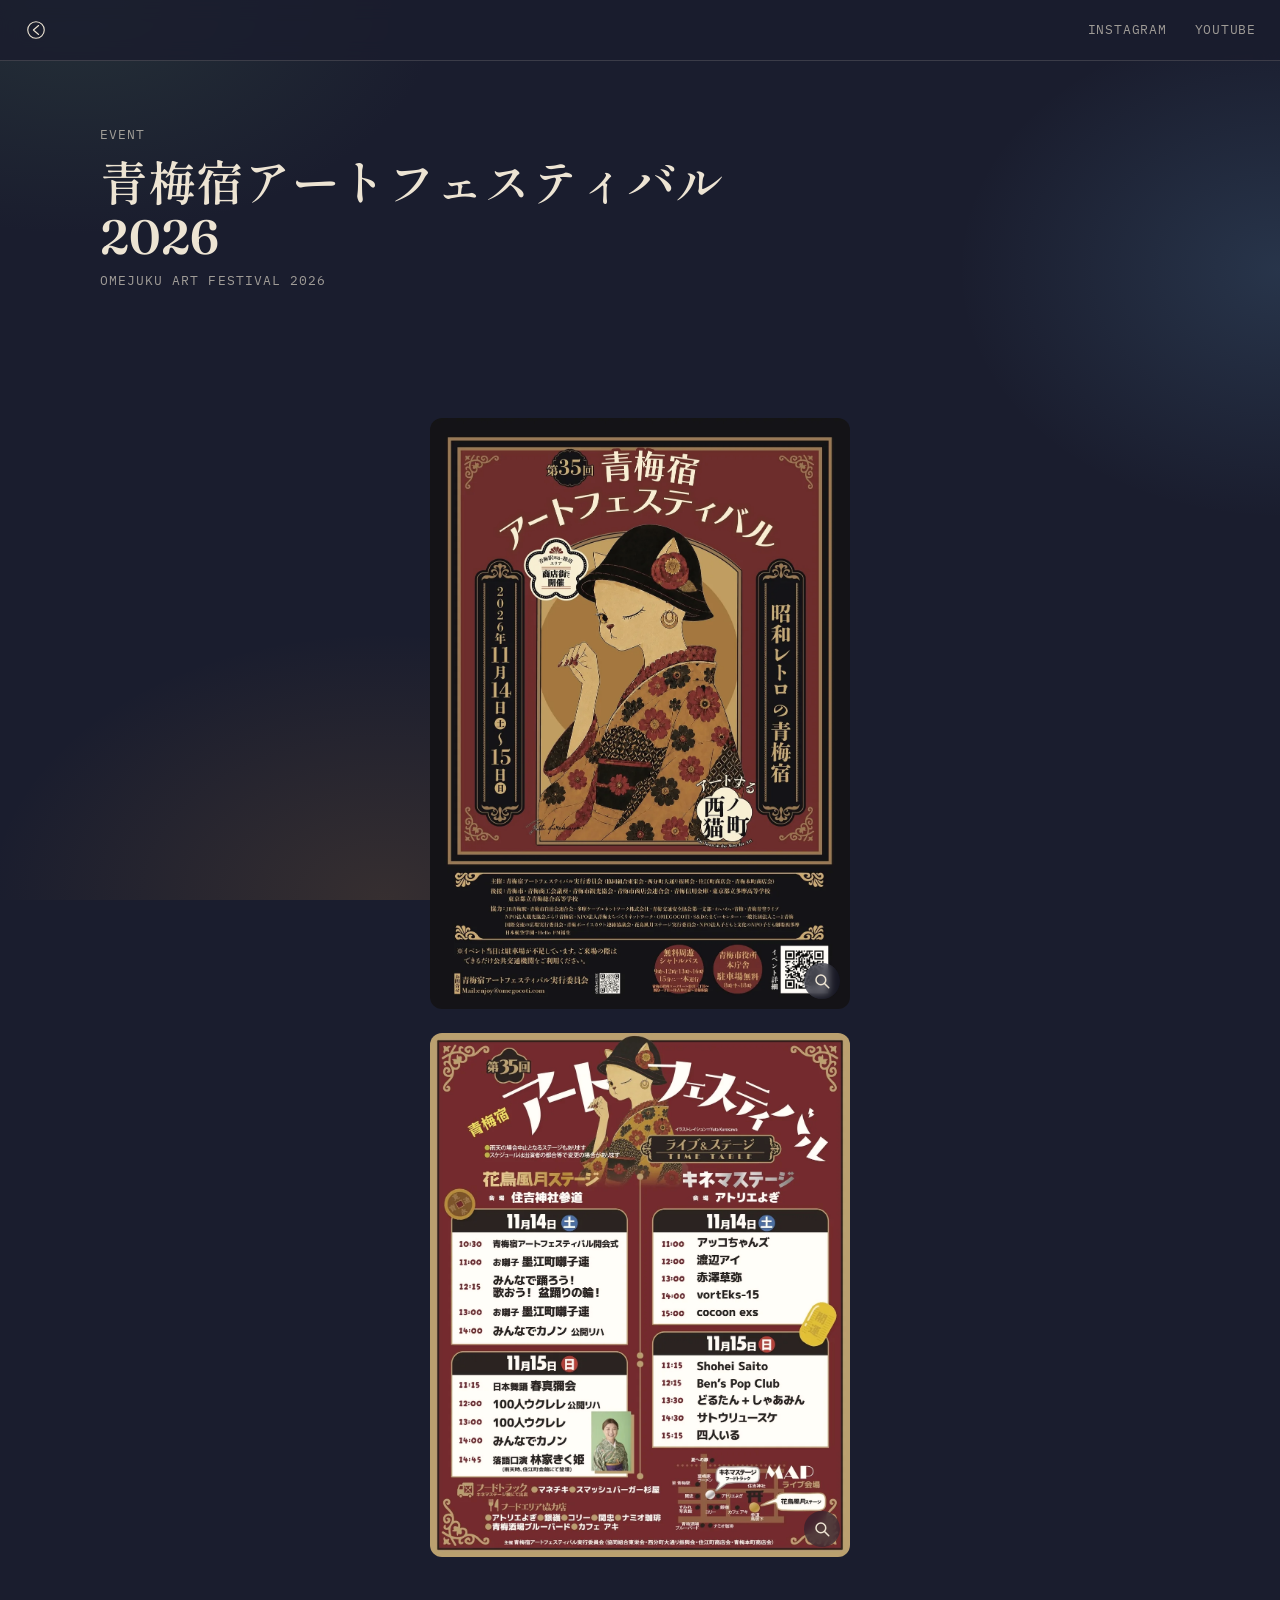
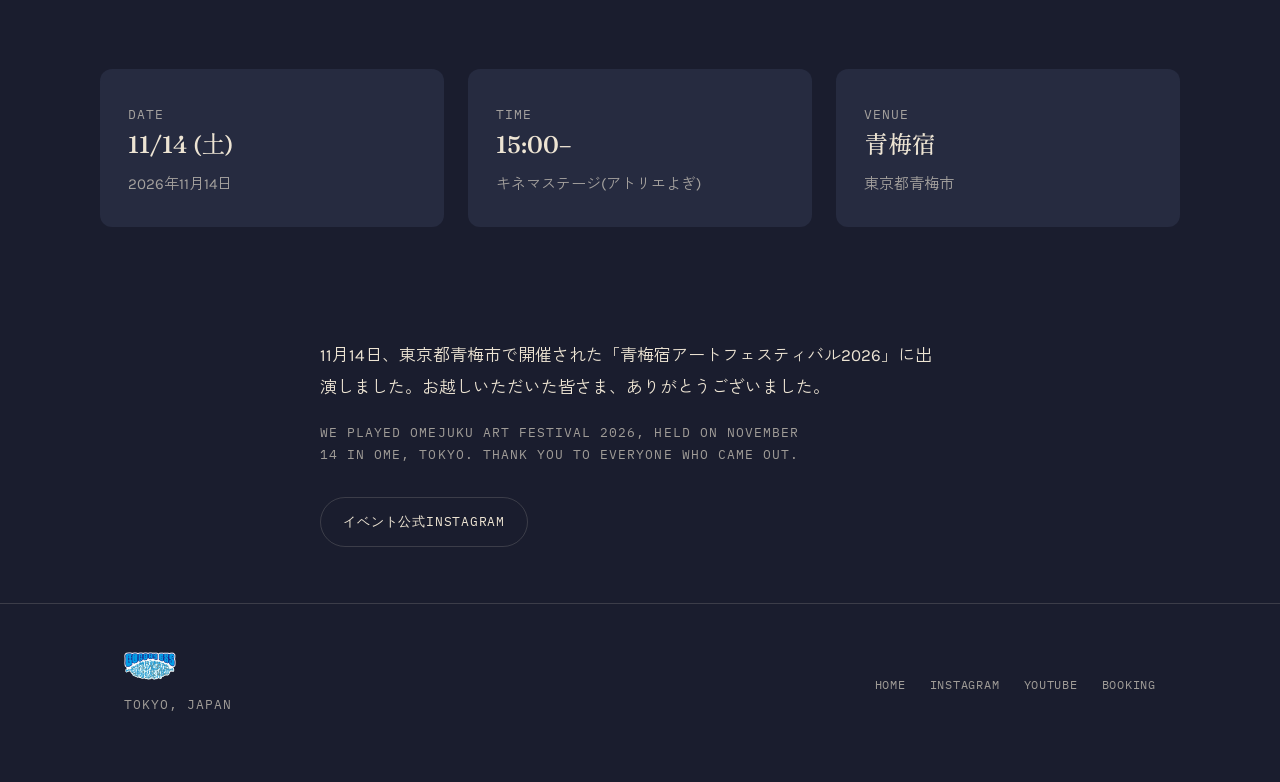
<file: event-omejuku-artfestival-2026.html>
<!DOCTYPE html>
<html lang="ja">
<head>
<meta charset="UTF-8">
<meta name="viewport" content="width=device-width, initial-scale=1.0">
<title>cocoon exs — 青梅宿アートフェスティバル2026</title>
<meta name="description" content="cocoon exsが2026年11月14日、東京都青梅市で開催された「青梅宿アートフェスティバル2026」に出演しました。">
<meta property="og:type" content="website">
<meta property="og:site_name" content="cocoon exs">
<meta property="og:title" content="cocoon exs — 青梅宿アートフェスティバル2026">
<meta property="og:description" content="cocoon exsが2026年11月14日、東京都青梅市で開催された「青梅宿アートフェスティバル2026」に出演しました。">
<meta property="og:image" content="https://cocoonexs.com/assets/og.jpg">
<meta property="og:url" content="https://cocoonexs.com/event-omejuku-artfestival-2026.html">
<meta property="og:locale" content="ja_JP">
<meta name="twitter:card" content="summary_large_image">
<link rel="preconnect" href="https://fonts.googleapis.com">
<link rel="preconnect" href="https://fonts.gstatic.com" crossorigin>
<link rel="preload" as="style" href="https://fonts.googleapis.com/css2?family=Fraunces:opsz,wght@9..144,400..600&family=Shippori+Mincho+B1:wght@600;800&family=Karla:wght@400;500&family=Zen+Kaku+Gothic+New:wght@400;500&family=IBM+Plex+Mono:wght@400&display=swap" onload="this.onload=null;this.rel='stylesheet'">
<noscript><link rel="stylesheet" href="https://fonts.googleapis.com/css2?family=Fraunces:opsz,wght@9..144,400..600&family=Shippori+Mincho+B1:wght@600;800&family=Karla:wght@400;500&family=Zen+Kaku+Gothic+New:wght@400;500&family=IBM+Plex+Mono:wght@400&display=swap"></noscript>
<link rel="stylesheet" href="styles/global.css">
</head>
<body>

<nav class="nav">
  <a class="nav-back" href="index.html" aria-label="cocoon exsに戻る">
    <svg viewBox="0 0 32 32" fill="none" aria-hidden="true">
      <circle cx="16" cy="16" r="11" stroke="currentColor" stroke-width="1.5"/>
      <path d="M19.5 10 L12.5 16 L19.5 22" stroke="currentColor" stroke-width="1.5" stroke-linecap="round" stroke-linejoin="round" fill="none"/>
    </svg>
  </a>
  <button class="nav-toggle" aria-label="Menu" aria-controls="navLinks" aria-expanded="false">
    <span></span><span></span><span></span>
  </button>
  <div class="nav-links" id="navLinks">
    <a href="https://instagram.com/cocoon.exs" target="_blank" rel="noopener">Instagram</a>
    <a href="https://www.youtube.com/@cocoonexs" target="_blank" rel="noopener">YouTube</a>
  </div>
</nav>

<header class="section-tight wrap reveal">
  <span class="caption">Event</span>
  <h1 style="font-size:var(--text-h2); margin-top:0.6rem; max-width:20ch;">青梅宿アートフェスティバル2026</h1>
  <p class="caption" lang="en" style="margin-top:0.4rem;">Omejuku Art Festival 2026</p>
</header>

<section class="wrap section-tight reveal">
  <div style="display:flex; flex-direction:column; gap:1.5rem; max-width:420px; margin:0 auto;">
    <button type="button" class="photo-frame lightbox-trigger" style="aspect-ratio:1137/1600;" aria-label="ポスター画像を拡大表示">
      <picture>
        <source srcset="assets/photos/omejuku-artfes-2026-poster.webp" type="image/webp">
        <img src="assets/photos/omejuku-artfes-2026-poster.jpg" alt="青梅宿アートフェスティバル2026 告知ポスター(第35回、2026年11月14日・15日、青梅駅周辺・勝沼エリア商店街にて開催)" width="1137" height="1600" loading="lazy">
      </picture>
      <span class="zoom-badge" aria-hidden="true">
        <svg viewBox="0 0 24 24" fill="none" stroke="currentColor" stroke-width="2" stroke-linecap="round"><circle cx="10.5" cy="10.5" r="6.5"/><line x1="15.3" y1="15.3" x2="21" y2="21"/></svg>
      </span>
    </button>
    <button type="button" class="photo-frame lightbox-trigger" style="aspect-ratio:1146/1429;" aria-label="cocoon exsのフライヤー(タイムテーブル)を拡大表示">
      <picture>
        <source srcset="assets/photos/omejuku-artfes-2026-flyer.webp" type="image/webp">
        <img src="assets/photos/omejuku-artfes-2026-flyer.jpg" alt="青梅宿アートフェスティバル2026 タイムテーブル。cocoon exsは11月14日(土)15:00〜 キネマステージ(アトリエよぎ)に出演" width="1146" height="1429" loading="lazy">
      </picture>
      <span class="zoom-badge" aria-hidden="true">
        <svg viewBox="0 0 24 24" fill="none" stroke="currentColor" stroke-width="2" stroke-linecap="round"><circle cx="10.5" cy="10.5" r="6.5"/><line x1="15.3" y1="15.3" x2="21" y2="21"/></svg>
      </span>
    </button>
  </div>
</section>

<section class="wrap section-tight">
  <div class="grid-3 reveal-group" style="row-gap:2rem;">
    <div class="reveal card">
      <span class="caption" lang="en">Date</span>
      <h3>11/14 (土)</h3>
      <p>2026年11月14日</p>
    </div>
    <div class="reveal card">
      <span class="caption" lang="en">Time</span>
      <h3>15:00–</h3>
      <p>キネマステージ(アトリエよぎ)</p>
    </div>
    <div class="reveal card">
      <span class="caption" lang="en">Venue</span>
      <h3>青梅宿</h3>
      <p>東京都青梅市</p>
    </div>
  </div>
</section>

<section class="wrap section-tight reveal news-detail-body">
  <p lang="ja">11月14日、東京都青梅市で開催された「青梅宿アートフェスティバル2026」に出演しました。お越しいただいた皆さま、ありがとうございました。</p>
  <p class="caption" lang="en" style="margin-top:1rem;">We played Omejuku Art Festival 2026, held on November 14 in Ome, Tokyo. Thank you to everyone who came out.</p>
  <div style="display:flex; gap:1rem; flex-wrap:wrap; margin-top:2rem;">
    <a class="btn" href="https://www.instagram.com/omejuku.art.festival/?hl=ja" target="_blank" rel="noopener">イベント公式Instagram</a>
  </div>
</section>

<footer>
  <div class="wrap">
    <div class="foot-row">
      <div>
        <img src="assets/logo.png" alt="cocoon exs" style="height:28px; margin-bottom:0.8rem;">
        <div class="caption">Tokyo, Japan</div>
      </div>
      <div class="foot-links">
        <a href="index.html">Home</a>
        <a href="https://instagram.com/cocoon.exs" target="_blank" rel="noopener">Instagram</a>
        <a href="https://www.youtube.com/@cocoonexs" target="_blank" rel="noopener">YouTube</a>
        <a href="mailto:booking@cocoon-experiences.example">Booking</a>
      </div>
    </div>
  </div>
</footer>

<script src="scripts/nav.js"></script>
<script src="scripts/reveal.js"></script>
<script src="scripts/lightbox.js"></script>
</body>
</html>
</file>
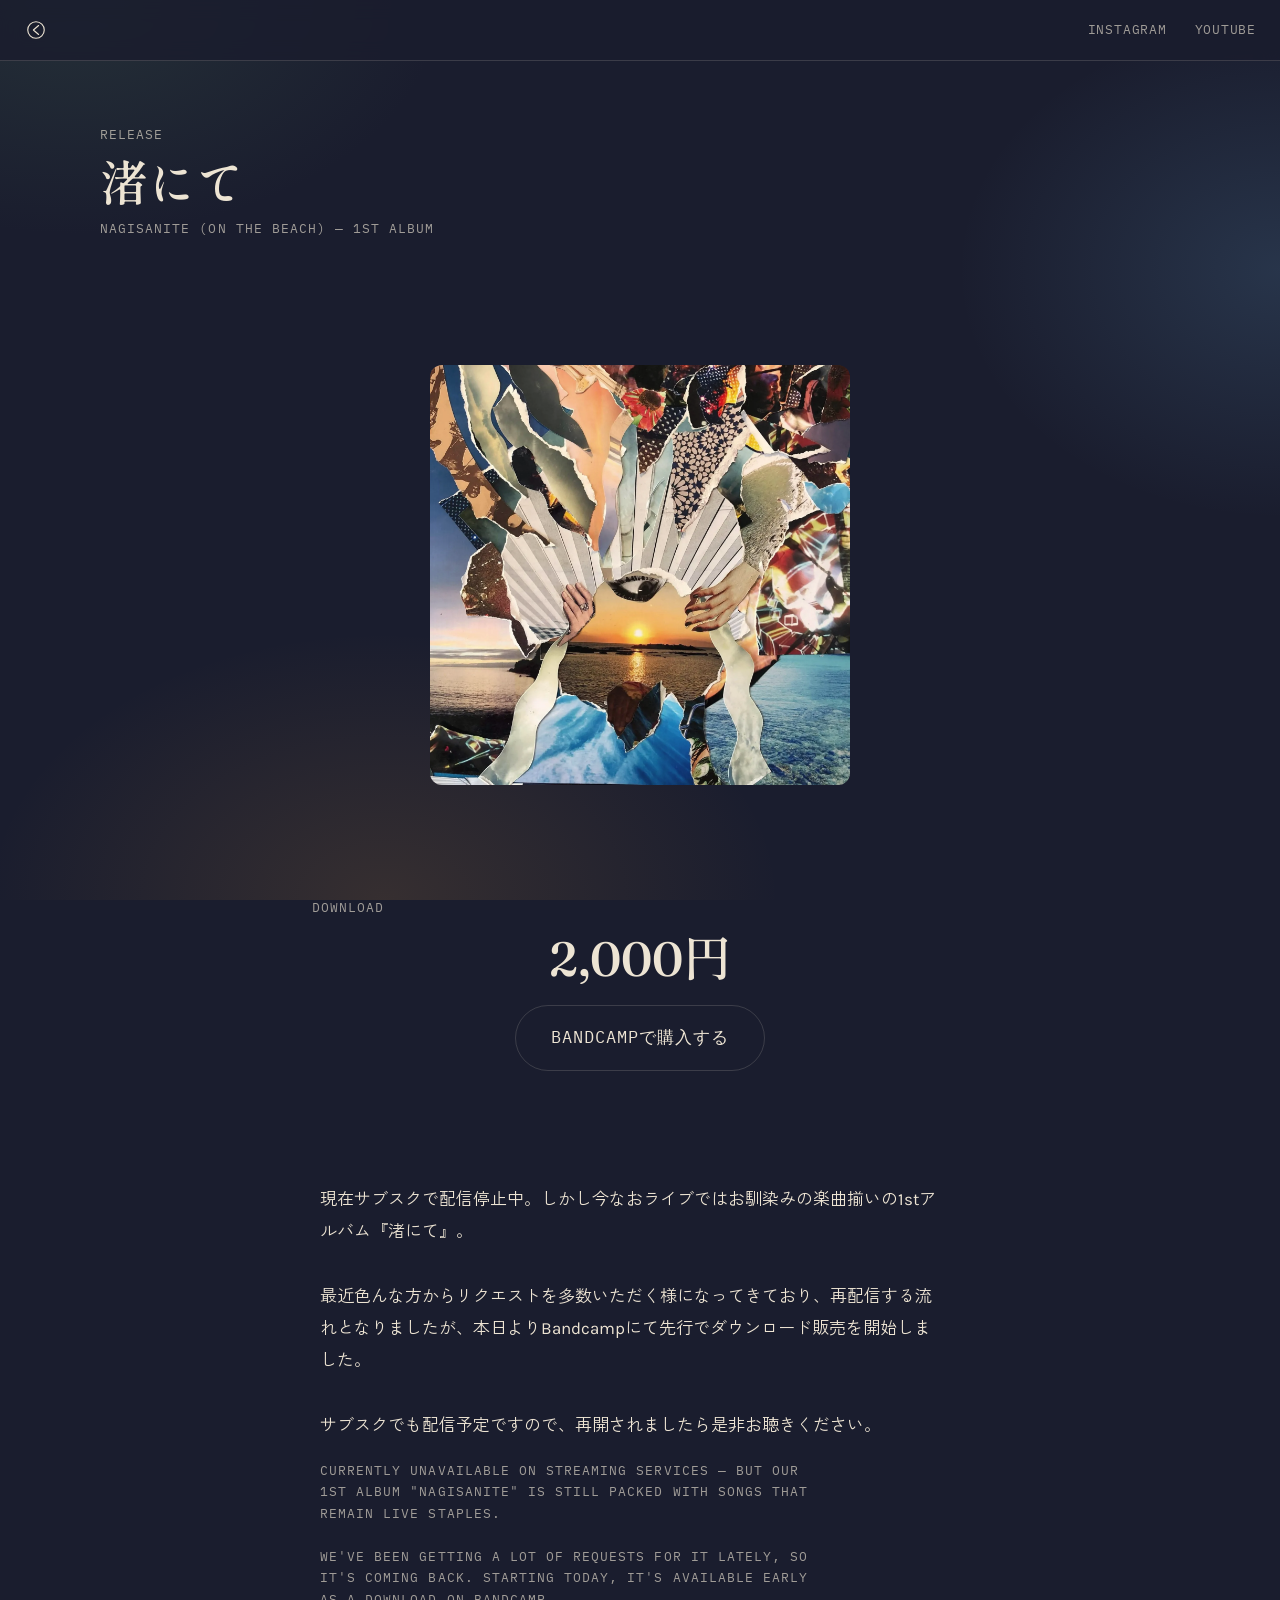
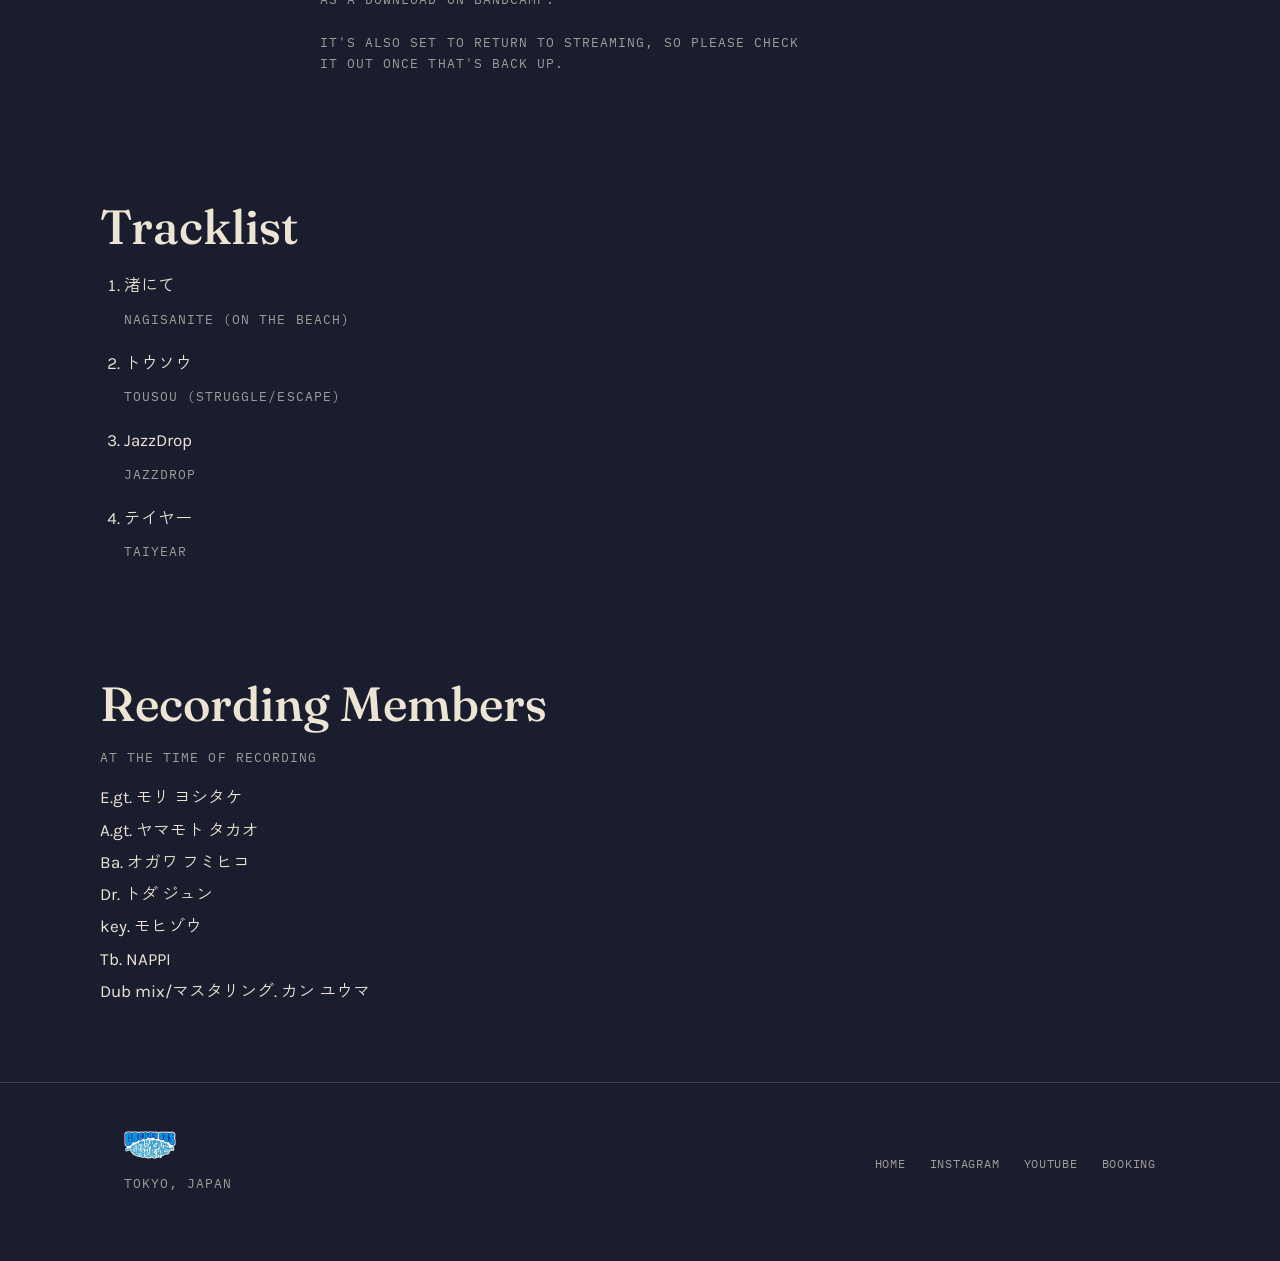
<file: release-nagisanite.html>
<!DOCTYPE html>
<html lang="ja">
<head>
<meta charset="UTF-8">
<meta name="viewport" content="width=device-width, initial-scale=1.0">
<title>cocoon exs — 渚にて</title>
<meta name="description" content="cocoon exsの1stアルバム『渚にて』、本日よりBandcampにて先行ダウンロード販売を開始しました。価格2,000円。">
<meta property="og:type" content="website">
<meta property="og:site_name" content="cocoon exs">
<meta property="og:title" content="cocoon exs — 渚にて">
<meta property="og:description" content="cocoon exsの1stアルバム『渚にて』、本日よりBandcampにて先行ダウンロード販売を開始しました。価格2,000円。">
<meta property="og:image" content="https://cocoonexs.com/assets/photos/nagisanite-cover.jpg">
<meta property="og:url" content="https://cocoonexs.com/release-nagisanite.html">
<meta property="og:locale" content="ja_JP">
<meta name="twitter:card" content="summary_large_image">
<link rel="preconnect" href="https://fonts.googleapis.com">
<link rel="preconnect" href="https://fonts.gstatic.com" crossorigin>
<link rel="preload" as="style" href="https://fonts.googleapis.com/css2?family=Fraunces:opsz,wght@9..144,400..600&family=Shippori+Mincho+B1:wght@600;800&family=Karla:wght@400;500&family=Zen+Kaku+Gothic+New:wght@400;500&family=IBM+Plex+Mono:wght@400&display=swap" onload="this.onload=null;this.rel='stylesheet'">
<noscript><link rel="stylesheet" href="https://fonts.googleapis.com/css2?family=Fraunces:opsz,wght@9..144,400..600&family=Shippori+Mincho+B1:wght@600;800&family=Karla:wght@400;500&family=Zen+Kaku+Gothic+New:wght@400;500&family=IBM+Plex+Mono:wght@400&display=swap"></noscript>
<link rel="stylesheet" href="styles/global.css">
</head>
<body>

<nav class="nav">
  <a class="nav-back" href="index.html" aria-label="cocoon exsに戻る">
    <svg viewBox="0 0 32 32" fill="none" aria-hidden="true">
      <circle cx="16" cy="16" r="11" stroke="currentColor" stroke-width="1.5"/>
      <path d="M19.5 10 L12.5 16 L19.5 22" stroke="currentColor" stroke-width="1.5" stroke-linecap="round" stroke-linejoin="round" fill="none"/>
    </svg>
  </a>
  <button class="nav-toggle" aria-label="Menu" aria-controls="navLinks" aria-expanded="false">
    <span></span><span></span><span></span>
  </button>
  <div class="nav-links" id="navLinks">
    <a href="https://instagram.com/cocoon.exs" target="_blank" rel="noopener">Instagram</a>
    <a href="https://www.youtube.com/@cocoonexs" target="_blank" rel="noopener">YouTube</a>
  </div>
</nav>

<header class="section-tight wrap reveal">
  <span class="caption">Release</span>
  <h1 style="font-size:var(--text-h2); margin-top:0.6rem; max-width:20ch;">渚にて</h1>
  <p class="caption" lang="en" style="margin-top:0.4rem;">Nagisanite (On the Beach) — 1st Album</p>
</header>

<section class="wrap section-tight reveal">
  <div class="photo-frame" style="max-width:420px; margin:0 auto; aspect-ratio:1/1;">
    <picture>
      <source srcset="assets/photos/nagisanite-cover.webp" type="image/webp">
      <img src="assets/photos/nagisanite-cover.jpg" alt="渚にて ジャケット写真(コラージュ作品)" width="1600" height="1600" loading="lazy">
    </picture>
  </div>
</section>

<section class="wrap section-tight" style="text-align:center;">
  <p class="caption" lang="en">Download</p>
  <h2 style="margin:0.4rem 0 1.2rem;">2,000円</h2>
  <a class="btn" href="https://cocoon-exs.bandcamp.com/album/-" target="_blank" rel="noopener" style="font-size:1.05rem; padding:1rem 2.2rem;">Bandcampで購入する</a>
</section>

<section class="wrap section-tight reveal news-detail-body">
  <p lang="ja">現在サブスクで配信停止中。しかし今なおライブではお馴染みの楽曲揃いの1stアルバム『渚にて』。<br><br>最近色んな方からリクエストを多数いただく様になってきており、再配信する流れとなりましたが、本日よりBandcampにて先行でダウンロード販売を開始しました。<br><br>サブスクでも配信予定ですので、再開されましたら是非お聴きください。</p>
  <p class="caption" lang="en" style="margin-top:1rem;">Currently unavailable on streaming services — but our 1st album "Nagisanite" is still packed with songs that remain live staples.<br><br>We've been getting a lot of requests for it lately, so it's coming back. Starting today, it's available early as a download on Bandcamp.<br><br>It's also set to return to streaming, so please check it out once that's back up.</p>
</section>

<section class="wrap section-tight reveal">
  <h2 style="margin-bottom:1rem;">Tracklist</h2>
  <ol style="padding-left:1.4em; margin:0;">
    <li style="margin-bottom:0.8rem;">渚にて<br><span class="caption" lang="en">Nagisanite (On the Beach)</span></li>
    <li style="margin-bottom:0.8rem;">トウソウ<br><span class="caption" lang="en">Tousou (struggle/escape)</span></li>
    <li style="margin-bottom:0.8rem;">JazzDrop<br><span class="caption" lang="en">JazzDrop</span></li>
    <li style="margin-bottom:0;">テイヤー<br><span class="caption" lang="en">Taiyear</span></li>
  </ol>
</section>

<section class="wrap section-tight reveal">
  <h2 style="margin-bottom:1rem;">Recording Members</h2>
  <p class="caption" lang="en" style="margin-bottom:0.8rem;">at the time of recording</p>
  <p lang="ja">
    E.gt. モリ ヨシタケ<br>
    A.gt. ヤマモト タカオ<br>
    Ba. オガワ フミヒコ<br>
    Dr. トダ ジュン<br>
    key. モヒゾウ<br>
    Tb. NAPPI<br>
    Dub mix/マスタリング. カン ユウマ
  </p>
</section>

<footer>
  <div class="wrap">
    <div class="foot-row">
      <div>
        <img src="assets/logo.png" alt="cocoon exs" style="height:28px; margin-bottom:0.8rem;">
        <div class="caption">Tokyo, Japan</div>
      </div>
      <div class="foot-links">
        <a href="index.html">Home</a>
        <a href="https://instagram.com/cocoon.exs" target="_blank" rel="noopener">Instagram</a>
        <a href="https://www.youtube.com/@cocoonexs" target="_blank" rel="noopener">YouTube</a>
        <a href="mailto:booking@cocoon-experiences.example">Booking</a>
      </div>
    </div>
  </div>
</footer>

<script src="scripts/nav.js"></script>
<script src="scripts/reveal.js"></script>
</body>
</html>
</file>
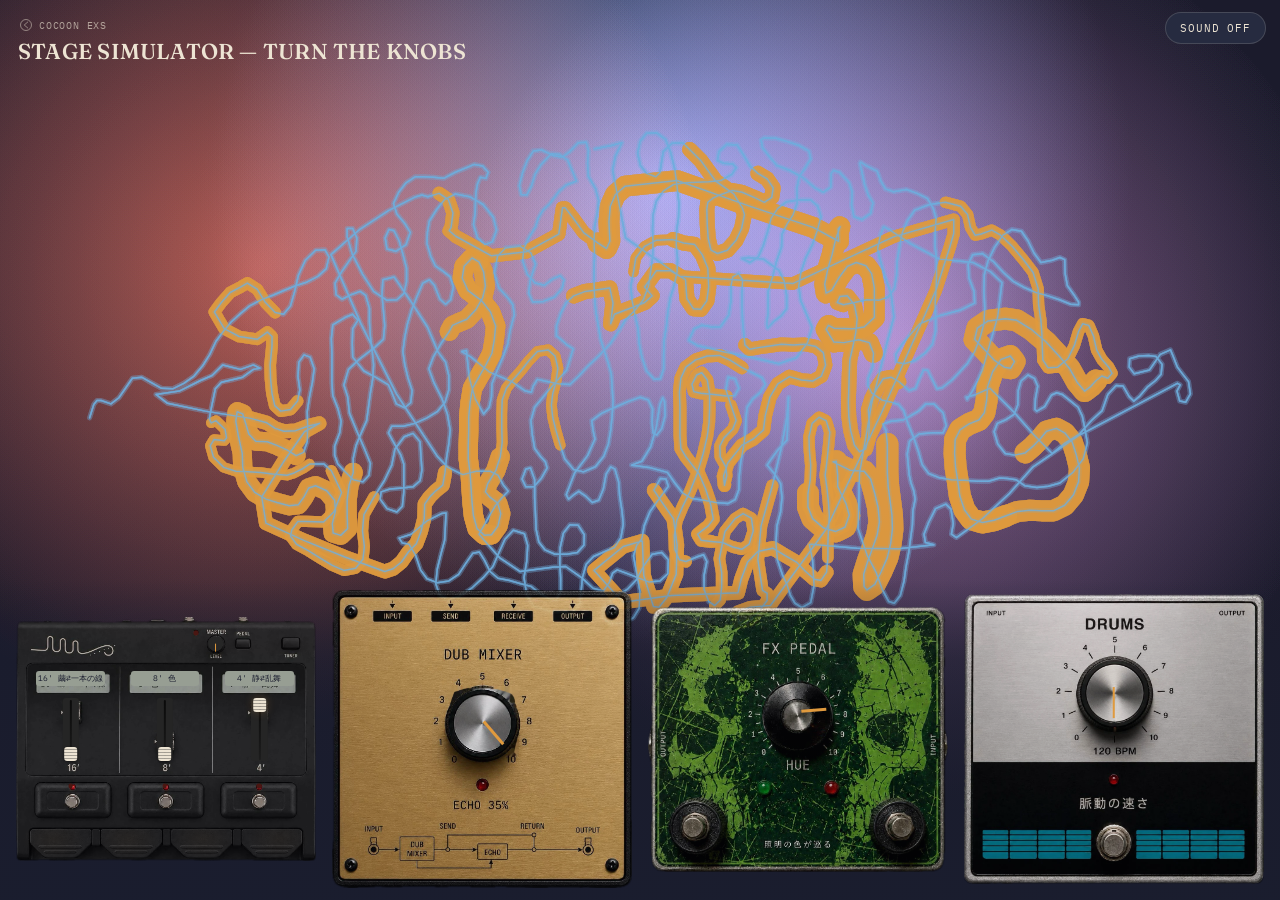
<file: stage-sim.html>
<!DOCTYPE html>
<html lang="ja">
<head>
<meta charset="UTF-8">
<meta name="viewport" content="width=device-width, initial-scale=1.0, maximum-scale=1.0, user-scalable=no">
<title>cocoon exs — Stage Simulator</title>
<link rel="preconnect" href="https://fonts.googleapis.com">
<link rel="preconnect" href="https://fonts.gstatic.com" crossorigin>
<link rel="preload" as="style" href="https://fonts.googleapis.com/css2?family=Fraunces:opsz,wght@9..144,400..600&family=IBM+Plex+Mono:wght@400&family=Zen+Kaku+Gothic+New:wght@400;500&display=swap" onload="this.onload=null;this.rel='stylesheet'">
<noscript><link rel="stylesheet" href="https://fonts.googleapis.com/css2?family=Fraunces:opsz,wght@9..144,400..600&family=IBM+Plex+Mono:wght@400&family=Zen+Kaku+Gothic+New:wght@400;500&display=swap"></noscript>
<style>
  :root {
    /* === VLG v1.1 Core === */
    --ce-ink: #1A1D2E;
    --ce-ink-soft: #262B40;
    --ce-silk: #EDE4D3;
    --ce-silk-dim: rgba(237,228,211,0.64);
    --ce-amber: #E09A3E;
    --ce-sky: #6FB0DF;
    --ce-moss: #3E5C4F;
    --ce-line: rgba(237,228,211,0.16);
    --ce-amber-glow: rgba(224,154,62,0.24);
    --beat: 500ms;
    --beat-half: 250ms;
    --ease-drift: cubic-bezier(0.22, 1, 0.36, 1);
    --font-display: "Fraunces", "Shippori Mincho B1", serif;
    --font-body: "Zen Kaku Gothic New", sans-serif;
    --font-mono: "IBM Plex Mono", monospace;
  }
  * { margin: 0; padding: 0; box-sizing: border-box; -webkit-tap-highlight-color: transparent; }
  html, body { height: 100%; overflow: hidden; }
  body {
    background: var(--ce-ink);
    color: var(--ce-silk);
    font-family: var(--font-body);
    display: flex;
    flex-direction: column;
    touch-action: none;
  }
  #stage { position: absolute; inset: 0; width: 100%; height: 100%; }
  header {
    position: relative; z-index: 2;
    padding: 14px 18px 0;
    display: flex; justify-content: space-between; align-items: baseline;
    pointer-events: none;
  }
  header h1 {
    font-family: var(--font-display); font-weight: 560;
    font-size: clamp(0.95rem, 4vw, 1.35rem); line-height: 1.2;
    letter-spacing: 0.01em; text-transform: uppercase;
  }
  .back-link {
    display: inline-flex; align-items: center; gap: 5px; pointer-events: auto;
    font-family: var(--font-mono); font-size: 0.625rem; letter-spacing: 0.08em;
    color: var(--ce-silk-dim); text-decoration: none; text-transform: uppercase;
    margin-bottom: 6px;
    transition: color var(--beat-half) var(--ease-drift);
  }
  .back-link svg { width: 16px; height: 16px; flex-shrink: 0; transition: transform var(--beat-half) var(--ease-drift); }
  .back-link:hover, .back-link:focus-visible { color: var(--ce-amber); }
  .back-link:hover svg, .back-link:focus-visible svg { transform: translateX(-2px); }
  @media (prefers-reduced-motion: reduce) {
    .back-link svg { transition: color var(--beat-half) ease; }
    .back-link:hover svg { transform: none; }
  }
  #soundBtn {
    pointer-events: auto; position: absolute; top: 12px; right: 14px; z-index: 3;
    background: var(--ce-ink-soft); color: var(--ce-silk);
    border: 1px solid var(--ce-line); border-radius: 999px;
    font-family: var(--font-mono); font-size: 0.6875rem; letter-spacing: 0.08em;
    padding: 8px 14px; cursor: pointer;
    transition: color var(--beat-half) var(--ease-drift), box-shadow var(--beat-half) var(--ease-drift);
  }
  #soundBtn.on { color: var(--ce-amber); box-shadow: 0 0 24px var(--ce-amber-glow); }

  #rack {
    position: absolute; z-index: 2; left: 0; right: 0; bottom: 0;
    display: grid; grid-template-columns: repeat(4, 1fr); gap: 16px;
    padding: 10px 16px calc(12px + env(safe-area-inset-bottom));
    background: linear-gradient(to top, rgba(26,29,46,0.92), rgba(26,29,46,0.55) 75%, transparent);
  }
  /* 4ユニットとも背景除去済みの実機画像をそのまま使う構成のため、枠線/
     背景パネル/角丸コンテナは持たない。画像だけがラックの背景の上に
     直接置かれる見た目にする。 */
  .unit {
    display: flex; align-items: center; justify-content: center; min-width: 0;
  }

  .knob {
    width: 58px; height: 58px; border-radius: 50%;
    background: var(--ce-ink); border: 1.5px solid var(--ce-line);
    position: relative; cursor: ns-resize;
    transition: box-shadow var(--beat-half) var(--ease-drift);
    touch-action: none;
  }
  .knob.active { box-shadow: 0 0 20px var(--ce-amber-glow); }
  .knob .pointer {
    position: absolute; left: 50%; top: 50%;
    width: 1.5px; height: 24px; background: var(--ce-amber); transform-origin: 50% 0%;
  }
  .knob .dot { position: absolute; left: 50%; top: 50%; width: 5px; height: 5px; margin: -2.5px; border-radius: 50%; background: var(--ce-silk); }

  /* --- 4ユニット共通: 背景除去済みの実機画像をそのまま表示し、操作可能な
     要素だけを画像上の対応位置にパーセンテージで正確に重ねる。画像自体は
     無加工・無配色調整。座標は各画像(sim1〜4、背景除去済み・タイトクロップ
     済み)を実測して算出したもの。 --- */
  .pedal-stage {
    position: relative;
    width: 100%; height: auto;
  }
  .pedal-img {
    position: absolute; inset: 0; width: 100%; height: 100%;
    display: block;
    /* 背景がうっすら透けることで機材がサイト背景に馴染むよう、元の100%から
       10ポイント下げている。LCD/ノブ面/ドローバー溝の補正パッチと、LED・
       ノブ位置インジケーターは、視認性とベタ塗りパッチの整合性を保つため
       意図的にこの不透明度を継承させず100%のまま維持している(後述)。 */
    opacity: 0.9;
    pointer-events: none; user-select: none; -webkit-user-drag: none;
  }
  .pedal-val {
    position: absolute;
    transform: translate(-50%, -100%);
    background: rgba(15, 16, 24, 0.85); color: var(--ce-silk);
    border: 1px solid rgba(237, 228, 211, 0.25); border-radius: 4px;
    padding: 2px 6px;
    font-size: 0.5625rem; white-space: nowrap; z-index: 4;
    opacity: 0; pointer-events: none;
    transition: opacity var(--beat-half) var(--ease-drift);
  }

  /* Hammond (assets/stage-sim/hammond-panel.png, 1104x897) */
  .stage-organ { aspect-ratio: 1104 / 897; }

  /* DRUMSのBPMに同期する単体LED。画像内のLED位置に、覆い隠せる直径で重ねる */
  .organ-led {
    position: absolute; left: 59.96%; top: 6.41%;
    width: 1.7%; aspect-ratio: 1 / 1; height: auto;
    transform: translate(-50%, -50%);
    border-radius: 50%; background: #4a1712; z-index: 2;
  }

  /* MASTER LEVELノブ。画像のツマミ面を塗り潰し、針(可動部)だけを重ねて描く */
  .organ-knob-face {
    position: absolute; left: 66.58%; top: 10.81%;
    width: 5.25%; aspect-ratio: 1 / 1; height: auto;
    transform: translate(-50%, -50%);
    border-radius: 50%; background: #262626; z-index: 1;
  }
  #knobMaster {
    position: absolute; left: 66.58%; top: 10.81%;
    width: 6.9%; aspect-ratio: 1 / 1; height: auto;
    transform: translate(-50%, -50%);
    background: transparent; border: none; box-shadow: none; z-index: 3;
  }
  #knobMaster .dot { display: none; }
  #knobMaster .pointer { width: 6%; height: 40%; }
  /* LEVEL%の読み上げは常時表示すると画像内の"LEVEL"文字と衝突するほど
     余白が狭いため、ノブ操作中だけ吹き出しとして浮かせて表示する */
  #valMaster { left: 66.58%; top: 0.5%; }
  .pedal-stage:has(#knobMaster.active) #valMaster { opacity: 1; }

  /* LCDラベル: 画像のLCD窓いっぱいに、正しい表記(繭/⇄)で上書きする */
  .organ-lcd {
    position: absolute; top: 22.08%; height: 6.24%;
    background: #979e93; color: var(--ce-ink);
    border-radius: 3px;
    font-family: var(--font-mono); font-size: 0.5rem; line-height: 1.2;
    display: flex; align-items: center; justify-content: center;
    text-align: center; white-space: normal; z-index: 2;
  }
  #lcd16 { left: 6.79%; width: 22.83%; }
  #lcd8  { left: 38.22%; width: 22.64%; }
  #lcd4  { left: 69.75%; width: 22.83%; }

  /* ドローバー: 画像のスライダー溝+つまみをシャーシ色で塗り潰し、
     つまみ(可動部)だけを上に描く。溝の外周や筐体は画像そのまま */
  .drawbar {
    position: absolute; top: 33.22%; height: 25.86%; width: 5.43%;
    transform: translateX(-50%);
  }
  .drawbar[data-db="0"] { left: 18.21%; }
  .drawbar[data-db="1"] { left: 49.55%; }
  .drawbar[data-db="2"] { left: 81.16%; }
  .drawbar .track {
    position: relative; width: 100%; height: 100%;
    background: #252525; border-radius: 3px;
    cursor: ns-resize; touch-action: none;
  }
  .drawbar .track::before {
    content: ''; position: absolute; left: 50%; top: 2%; bottom: 2%;
    width: 12%; margin-left: -6%;
    background: linear-gradient(180deg, #0a0a0a, #1c1c1c);
    border-radius: 2px;
  }
  .drawbar .grip {
    position: absolute; left: 50%; transform: translateX(-50%);
    width: 82%; height: 22%; border-radius: 3px;
    background: repeating-linear-gradient(180deg,
      var(--ce-silk) 0px, var(--ce-silk) 1.5px,
      var(--ce-silk-dim) 1.5px, var(--ce-silk-dim) 3px);
    box-shadow: 0 1px 3px rgba(0, 0, 0, 0.5);
    transition: box-shadow var(--beat-half) var(--ease-drift);
  }
  .drawbar.active .grip { box-shadow: 0 0 10px var(--ce-amber-glow); }

  /* フットスイッチ×3: 16'/8'/4'ドローバーの自動往復ON/OFF。当たり判定は
     ドローバーと同じ列に揃え、LEDは画像の焼き込み位置に正確に重ねる */
  .fs {
    position: absolute; top: 66.89%; height: 17.28%; width: 24%;
    transform: translateX(-50%);
    background: transparent; border: none; padding: 0; margin: 0; cursor: pointer;
    -webkit-tap-highlight-color: transparent; touch-action: manipulation;
  }
  .fs[data-fs="0"] { left: 18.21%; }
  .fs[data-fs="1"] { left: 49.55%; }
  .fs[data-fs="2"] { left: 81.16%; }
  .fs-led {
    position: absolute; top: 69.34%;
    width: 1.6%; aspect-ratio: 1 / 1; height: auto;
    transform: translate(-50%, -50%);
    border-radius: 50%; background: #4a1712; pointer-events: none; z-index: 2;
    transition: background var(--beat-half) var(--ease-drift), box-shadow var(--beat-half) var(--ease-drift);
  }
  .fs-led[data-fs="0"] { left: 18.21%; }
  .fs-led[data-fs="1"] { left: 49.55%; }
  .fs-led[data-fs="2"] { left: 81.16%; }
  .fs-led.on { background: #e84838; box-shadow: 0 0 6px rgba(232, 72, 56, 0.75); }

  /* ロッカーペダル×4: ノブと同じ縦相対ドラッグで踏み込み量(0-1)を操作。
     画像は等間隔4分割にほぼ一致するため、当たり判定もそれに揃える */
  .rocker {
    position: absolute; top: 85.84%; height: 14.16%; width: 25%;
    background: transparent; cursor: ns-resize; touch-action: none;
    -webkit-tap-highlight-color: transparent;
  }
  .rocker[data-pedal="0"] { left: 0%; }
  .rocker[data-pedal="1"] { left: 25%; }
  .rocker[data-pedal="2"] { left: 50%; }
  .rocker[data-pedal="3"] { left: 75%; }
  .rocker-glow {
    position: absolute; inset: 6% 8%;
    border-radius: 4px;
    background: radial-gradient(ellipse at 50% 35%, var(--ce-amber-glow) 0%, rgba(224, 154, 62, 0) 72%);
    opacity: 0.15;
    pointer-events: none;
  }
  #valPedal { z-index: 5; }

  /* MASTER LEVEL右のPEDAL/TUNERボタン */
  .mode-btn {
    position: absolute; top: 9.5%; height: 6%; width: 7%;
    transform: translateX(-50%);
    background: transparent; border: 1.5px solid transparent; border-radius: 4px;
    padding: 0; cursor: pointer; -webkit-tap-highlight-color: transparent; touch-action: manipulation;
    transition: border-color var(--beat-half) var(--ease-drift), box-shadow var(--beat-half) var(--ease-drift);
  }
  #btnPedal { left: 75.63%; }
  #btnTuner { left: 91.67%; }
  .mode-btn.on { border-color: var(--ce-amber); box-shadow: 0 0 10px var(--ce-amber-glow); }

  /* TUNERモード時に表示する基準ピッチ/BPMの読み上げパネル */
  .tuner-panel {
    position: absolute; top: 15.8%; left: 83.5%; width: 30%;
    transform: translateX(-50%);
    background: rgba(15, 16, 24, 0.88); color: var(--ce-silk);
    border: 1px solid rgba(237, 228, 211, 0.25); border-radius: 4px;
    padding: 3px 6px; text-align: center;
    font-family: var(--font-mono); font-size: 0.5rem; line-height: 1.35;
    opacity: 0; pointer-events: none; z-index: 5;
    transition: opacity var(--beat-half) var(--ease-drift);
  }
  .tuner-panel.on { opacity: 1; }
  .tuner-title { color: var(--ce-amber); letter-spacing: 0.1em; font-size: 0.4375rem; }

  /* Dub Mixer (assets/stage-sim/dub-mixer-panel.png, 983x975) — つまみの
     指針は画像から除去済み(inpaint)なので、可動部の描画だけ重ねればよい */
  .stage-dub { aspect-ratio: 983 / 975; }
  #knobEcho {
    position: absolute; left: 50.46%; top: 44.10%;
    width: 24.92%; aspect-ratio: 1 / 1; height: auto;
    transform: translate(-50%, -50%);
    background: transparent; border: none; box-shadow: none;
  }
  #knobEcho .dot { display: none; }
  #knobEcho .pointer { width: 3.5%; height: 40%; }
  #valEcho { left: 50.46%; top: 29%; }
  .pedal-stage:has(#knobEcho.active) #valEcho { opacity: 1; }

  /* FX Pedal (assets/stage-sim/fx-pedal-panel.png, 949x839) */
  .stage-fx { aspect-ratio: 949 / 839; }
  #knobColor {
    position: absolute; left: 51.11%; top: 39.33%;
    width: 21.08%; aspect-ratio: 1 / 1; height: auto;
    transform: translate(-50%, -50%);
    background: transparent; border: none; box-shadow: none;
  }
  #knobColor .dot { display: none; }
  #knobColor .pointer { width: 4%; height: 40%; }
  #valColor { left: 51.11%; top: 25%; }
  .pedal-stage:has(#knobColor.active) #valColor { opacity: 1; }

  /* Drums (assets/stage-sim/drums-panel.png, 1032x996) */
  .stage-drums { aspect-ratio: 1032 / 996; }
  #knobTempo {
    position: absolute; left: 49.90%; top: 32.13%;
    width: 25.29%; aspect-ratio: 1 / 1; height: auto;
    transform: translate(-50%, -50%);
    background: transparent; border: none; box-shadow: none;
  }
  #knobTempo .dot { display: none; }
  #knobTempo .pointer { width: 3.5%; height: 40%; }
  #valTempo { left: 49.90%; top: 16%; }
  .pedal-stage:has(#knobTempo.active) #valTempo { opacity: 1; }

  @media (max-width: 560px) {
    #rack { grid-template-columns: repeat(2, 1fr); gap: 12px; }
    .organ-lcd {
      top: 21.5%; height: 11%;
      font-size: 0.3125rem; letter-spacing: -0.02em; line-height: 1.15;
    }
  }
  @media (prefers-reduced-motion: reduce) {
    .unit, .knob, .drawbar .grip, .fs-led, .mode-btn, .tuner-panel { transition: none; }
  }
</style>
</head>
<body>
<canvas id="stage"></canvas>
<header>
  <div>
    <a class="back-link" href="index.html" aria-label="cocoon exsに戻る">
      <svg viewBox="0 0 32 32" fill="none" aria-hidden="true">
        <circle cx="16" cy="16" r="11" stroke="currentColor" stroke-width="1.5"/>
        <path d="M19.5 10 L12.5 16 L19.5 22" stroke="currentColor" stroke-width="1.5" stroke-linecap="round" stroke-linejoin="round" fill="none"/>
      </svg>
      COCOON EXS
    </a>
    <h1>Stage Simulator &mdash; Turn the Knobs</h1>
  </div>
</header>
<button id="soundBtn">SOUND OFF</button>

<div id="rack">
  <!-- HAMMOND drawbars: 16'=form / 8'=color / 4'=motion
       パネルは背景除去済みの実画像をそのまま使用(無加工)。操作可能な
       要素だけを画像上の対応位置に重ねている。 -->
  <div class="unit" id="unitOrgan">
    <div class="pedal-stage stage-organ">
      <picture>
        <source srcset="assets/stage-sim/hammond-panel.webp" type="image/webp">
        <img class="pedal-img" src="assets/stage-sim/hammond-panel.png" alt="" aria-hidden="true" draggable="false" width="1104" height="897" loading="eager" fetchpriority="high">
      </picture>

      <span class="organ-led" id="organLed" aria-hidden="true"></span>

      <div class="organ-knob-face" aria-hidden="true"></div>
      <div class="knob" id="knobMaster"><div class="pointer"></div><div class="dot"></div></div>
      <div class="pedal-val" id="valMaster">LEVEL 50%</div>

      <button type="button" class="mode-btn" id="btnPedal" aria-label="PEDAL: プリセットを切替"></button>
      <button type="button" class="mode-btn" id="btnTuner" aria-label="TUNER: 基準ピッチ表示"></button>
      <div class="tuner-panel" id="tunerPanel" aria-hidden="true">
        <div class="tuner-title">TUNER</div>
        <div>A4&nbsp; 442Hz</div>
        <div id="tunerBpm">♩ = 120 BPM</div>
      </div>

      <div class="organ-lcd" id="lcd16">16' 繭⇄一本の線</div>
      <div class="organ-lcd" id="lcd8">8' 色</div>
      <div class="organ-lcd" id="lcd4">4' 静⇄乱舞</div>

      <div class="drawbar" data-db="0"><div class="track"><div class="grip"></div></div></div>
      <div class="drawbar" data-db="1"><div class="track"><div class="grip"></div></div></div>
      <div class="drawbar" data-db="2"><div class="track"><div class="grip"></div></div></div>

      <button type="button" class="fs" data-fs="0" aria-label="16' 自動往復"></button>
      <button type="button" class="fs" data-fs="1" aria-label="8' 自動往復"></button>
      <button type="button" class="fs" data-fs="2" aria-label="4' 自動往復"></button>
      <span class="fs-led" data-fs="0" aria-hidden="true"></span>
      <span class="fs-led" data-fs="1" aria-hidden="true"></span>
      <span class="fs-led" data-fs="2" aria-hidden="true"></span>

      <div class="rocker" data-pedal="0"><div class="rocker-glow"></div></div>
      <div class="rocker" data-pedal="1"><div class="rocker-glow"></div></div>
      <div class="rocker" data-pedal="2"><div class="rocker-glow"></div></div>
      <div class="rocker" data-pedal="3"><div class="rocker-glow"></div></div>
      <div class="pedal-val" id="valPedal"></div>
    </div>
  </div>

  <!-- DUB MIXER: パネルは背景除去済みの実画像をそのまま使用。つまみの
       指針は画像から除去済み(inpaint)なので、可動部の描画だけ重ねる。 -->
  <div class="unit" id="unitDub">
    <div class="pedal-stage stage-dub">
      <picture>
        <source srcset="assets/stage-sim/dub-mixer-panel.webp" type="image/webp">
        <img class="pedal-img" src="assets/stage-sim/dub-mixer-panel.png" alt="" aria-hidden="true" draggable="false" width="983" height="975" loading="eager">
      </picture>
      <div class="knob" id="knobEcho"><div class="pointer"></div><div class="dot"></div></div>
      <div class="pedal-val" id="valEcho">ECHO 0%</div>
    </div>
  </div>

  <!-- FX PEDAL: 同上 -->
  <div class="unit" id="unitFx">
    <div class="pedal-stage stage-fx">
      <picture>
        <source srcset="assets/stage-sim/fx-pedal-panel.webp" type="image/webp">
        <img class="pedal-img" src="assets/stage-sim/fx-pedal-panel.png" alt="" aria-hidden="true" draggable="false" width="949" height="839" loading="eager">
      </picture>
      <div class="knob" id="knobColor"><div class="pointer"></div><div class="dot"></div></div>
      <div class="pedal-val" id="valColor">HUE</div>
    </div>
  </div>

  <!-- DRUMS: 同上 -->
  <div class="unit" id="unitDrums">
    <div class="pedal-stage stage-drums">
      <picture>
        <source srcset="assets/stage-sim/drums-panel.webp" type="image/webp">
        <img class="pedal-img" src="assets/stage-sim/drums-panel.png" alt="" aria-hidden="true" draggable="false" width="1032" height="996" loading="eager">
      </picture>
      <div class="knob" id="knobTempo"><div class="pointer"></div><div class="dot"></div></div>
      <div class="pedal-val" id="valTempo">120 BPM</div>
    </div>
  </div>
</div>

<script>
(() => {
  // ================= 元データ(ロゴの繭スクリブルをトレースした一筆書き点列) =================
  const COCOON = {"pts":[[0.0,0.5812],[0.0038,0.5539],[0.0067,0.546],[0.0105,0.546],[0.0194,0.5528],[0.0266,0.5403],[0.0329,0.5199],[0.0388,0.5006],[0.0472,0.4983],[0.0561,0.5096],[0.0653,0.521],[0.0755,0.5221],[0.0856,0.5108],[0.0949,0.496],[0.1029,0.4745],[0.1092,0.4518],[0.1147,0.4257],[0.1214,0.4052],[0.1286,0.3859],[0.137,0.3689],[0.1454,0.353],[0.156,0.3405],[0.1665,0.3314],[0.1771,0.3212],[0.1872,0.3121],[0.1977,0.3042],[0.2074,0.2928],[0.215,0.277],[0.2175,0.2531],[0.2137,0.2384],[0.2053,0.2395],[0.196,0.2599],[0.1897,0.2906],[0.1863,0.3235],[0.1825,0.353],[0.1762,0.37],[0.1686,0.3666],[0.1598,0.3462],[0.1522,0.319],[0.1433,0.3065],[0.1374,0.3144],[0.1277,0.3258],[0.1197,0.3462],[0.1134,0.3655],[0.1223,0.3995],[0.1358,0.4154],[0.1522,0.4211],[0.1615,0.4064],[0.1657,0.4154],[0.1657,0.4347],[0.164,0.4733],[0.1644,0.5017],[0.1657,0.5312],[0.1682,0.5562],[0.1737,0.5675],[0.1825,0.5641],[0.1889,0.5471],[0.191,0.5244],[0.1893,0.4972],[0.1901,0.4677],[0.1948,0.4529],[0.2003,0.4574],[0.204,0.4813],[0.2024,0.5085],[0.1998,0.538],[0.1977,0.5687],[0.1981,0.6005],[0.1977,0.63],[0.1944,0.6515],[0.1876,0.6583],[0.1796,0.647],[0.1707,0.6379],[0.1615,0.63],[0.1509,0.6288],[0.1446,0.6141],[0.1421,0.5948],[0.1391,0.5732],[0.1341,0.5687],[0.1328,0.588],[0.1353,0.6198],[0.1387,0.6538],[0.1391,0.6822],[0.1429,0.7117],[0.1501,0.7333],[0.1602,0.7469],[0.1703,0.7537],[0.1813,0.7605],[0.1897,0.7582],[0.1948,0.7423],[0.199,0.7242],[0.2053,0.7196],[0.2154,0.7299],[0.2226,0.7491],[0.2234,0.7707],[0.2205,0.7968],[0.2213,0.8161],[0.2281,0.8207],[0.2344,0.807],[0.234,0.7775],[0.234,0.748],[0.2357,0.7185],[0.2395,0.6924],[0.2395,0.664],[0.242,0.6379],[0.2466,0.6129],[0.2517,0.5868],[0.2534,0.5585],[0.2551,0.5301],[0.2572,0.5017],[0.258,0.4733],[0.2567,0.4438],[0.2551,0.4154],[0.2542,0.3859],[0.2542,0.3575],[0.2508,0.3314],[0.2458,0.3235],[0.2374,0.3303],[0.2293,0.3394],[0.2239,0.3303],[0.223,0.3065],[0.2289,0.2838],[0.2352,0.2633],[0.242,0.2418],[0.2428,0.2145],[0.239,0.1952],[0.234,0.1952],[0.234,0.2123],[0.2386,0.2474],[0.2479,0.2883],[0.258,0.3235],[0.2702,0.3417],[0.2791,0.3405],[0.2854,0.328],[0.2879,0.3042],[0.2879,0.2758],[0.2846,0.2474],[0.2812,0.2202],[0.2766,0.1998],[0.2719,0.1975],[0.2685,0.2145],[0.2702,0.2372],[0.2782,0.2418],[0.2875,0.2281],[0.2913,0.2032],[0.2863,0.185],[0.2791,0.1657],[0.2761,0.1442],[0.2808,0.1215],[0.2875,0.1022],[0.296,0.0897],[0.3035,0.0897],[0.3124,0.0908],[0.3217,0.0931],[0.3322,0.0806],[0.3411,0.0726],[0.3495,0.0647],[0.3571,0.0681],[0.3621,0.0806],[0.36,0.0931],[0.355,0.0908],[0.3524,0.1044],[0.3508,0.1249],[0.3503,0.1635],[0.3487,0.1873],[0.3524,0.2145],[0.3592,0.2281],[0.3659,0.2225],[0.3697,0.1986],[0.3668,0.1725],[0.3575,0.1464],[0.3453,0.1305],[0.3322,0.1249],[0.3225,0.1362],[0.3153,0.1566],[0.3086,0.1805],[0.3069,0.2032],[0.3065,0.2259],[0.3099,0.252],[0.3141,0.2713],[0.3212,0.2826],[0.3276,0.294],[0.3305,0.3144],[0.328,0.3405],[0.3234,0.3496],[0.3183,0.3394],[0.3132,0.311],[0.3086,0.2997],[0.3027,0.3065],[0.2972,0.3348],[0.2926,0.361],[0.2888,0.3893],[0.2863,0.4166],[0.2846,0.4461],[0.2863,0.4722],[0.2892,0.4994],[0.293,0.5255],[0.2917,0.5505],[0.2863,0.5607],[0.2787,0.5528],[0.2745,0.5289],[0.2715,0.5142],[0.2605,0.4994],[0.2492,0.4858],[0.239,0.4574],[0.2386,0.4291],[0.239,0.3995],[0.2437,0.3825],[0.239,0.37],[0.2319,0.3768],[0.2209,0.3916],[0.2196,0.42],[0.2201,0.4495],[0.2201,0.4779],[0.2201,0.5074],[0.2209,0.5358],[0.2255,0.5619],[0.2285,0.588],[0.2272,0.6118],[0.2226,0.639],[0.2226,0.6572],[0.2255,0.6754],[0.2323,0.6913],[0.2395,0.7072],[0.2483,0.7117],[0.2538,0.6981],[0.2551,0.6742],[0.2496,0.6436],[0.2428,0.6084],[0.2361,0.5721],[0.2344,0.538],[0.231,0.5142],[0.2352,0.4824],[0.2449,0.462],[0.2593,0.437],[0.2669,0.4211],[0.2681,0.3927],[0.2669,0.3621],[0.2656,0.3303],[0.2664,0.2997],[0.2766,0.294],[0.2905,0.3394],[0.3069,0.3961],[0.3166,0.4472],[0.3234,0.4677],[0.3263,0.4949],[0.3263,0.5244],[0.3229,0.5494],[0.3158,0.5687],[0.3065,0.5812],[0.2955,0.5925],[0.285,0.5982],[0.2745,0.5982],[0.2715,0.6118],[0.2753,0.6277],[0.2825,0.6561],[0.2854,0.6754],[0.2854,0.7049],[0.2854,0.7333],[0.2841,0.7616],[0.2791,0.773],[0.2702,0.7662],[0.2639,0.7469],[0.2648,0.7321],[0.2728,0.7264],[0.2841,0.7242],[0.2938,0.7219],[0.3002,0.7094],[0.3019,0.6879],[0.301,0.6583],[0.3002,0.63],[0.2938,0.6129],[0.2858,0.6198],[0.2774,0.6447],[0.2745,0.6776],[0.2677,0.7094],[0.2584,0.7423],[0.2492,0.7787],[0.2479,0.8116],[0.2496,0.8434],[0.2483,0.8695],[0.2416,0.8876],[0.231,0.8922],[0.2205,0.882],[0.2095,0.8672],[0.199,0.8524],[0.188,0.8388],[0.1825,0.8218],[0.1838,0.8093],[0.1893,0.7923],[0.1965,0.7923],[0.2125,0.7934],[0.2218,0.773],[0.2289,0.7333],[0.2196,0.689],[0.2129,0.6754],[0.1998,0.6754],[0.1939,0.6844],[0.1859,0.6935],[0.1792,0.6981],[0.1661,0.6958],[0.1551,0.6924],[0.1442,0.6913],[0.1328,0.6901],[0.1218,0.6822],[0.1126,0.6617],[0.1096,0.6379],[0.113,0.6254],[0.1223,0.6277],[0.1244,0.622],[0.1231,0.605],[0.1147,0.5868],[0.1105,0.5914],[0.1088,0.5834],[0.1105,0.5619],[0.1142,0.5221],[0.1197,0.5085],[0.1286,0.504],[0.1391,0.4983],[0.1488,0.4824],[0.1547,0.4801],[0.1488,0.4733],[0.137,0.4824],[0.121,0.4733],[0.1113,0.4949],[0.1008,0.5051],[0.0814,0.5267],[0.0603,0.5335],[0.0708,0.5516],[0.105,0.5675],[0.1463,0.5823],[0.161,0.5914],[0.1686,0.6027],[0.1766,0.6084],[0.1872,0.6073],[0.1981,0.5982],[0.2087,0.5925],[0.1952,0.6095],[0.1762,0.6708],[0.1564,0.7423],[0.1602,0.7957],[0.1956,0.832],[0.2319,0.8649],[0.2681,0.8944],[0.2757,0.8888],[0.2833,0.8751],[0.2896,0.8547],[0.2968,0.8377],[0.301,0.8127],[0.304,0.7866],[0.3044,0.7571],[0.309,0.7423],[0.3145,0.7299],[0.3208,0.7185],[0.3229,0.6924],[0.3242,0.664],[0.3263,0.6345],[0.3276,0.6061],[0.325,0.5732],[0.32,0.5414],[0.3128,0.5096],[0.3082,0.4813],[0.3124,0.4563],[0.3191,0.4302],[0.3267,0.4052],[0.3297,0.3927],[0.3352,0.3871],[0.3427,0.3802],[0.3508,0.361],[0.3571,0.336],[0.3596,0.3121],[0.3579,0.2838],[0.3537,0.2633],[0.3474,0.2554],[0.3402,0.2724],[0.3385,0.2963],[0.3436,0.3212],[0.3558,0.3417],[0.3642,0.3655],[0.3689,0.3939],[0.3676,0.4222],[0.3655,0.4495],[0.36,0.4733],[0.3541,0.496],[0.3478,0.521],[0.3457,0.5494],[0.3444,0.5789],[0.3444,0.6073],[0.344,0.6368],[0.344,0.6652],[0.3457,0.6947],[0.3465,0.723],[0.3474,0.7526],[0.3487,0.7809],[0.352,0.807],[0.3588,0.8207],[0.3651,0.8195],[0.371,0.8014],[0.3735,0.7764],[0.3706,0.7548],[0.3634,0.7423],[0.3596,0.7321],[0.3617,0.7151],[0.3689,0.689],[0.3731,0.6606],[0.3748,0.6311],[0.3744,0.6027],[0.3744,0.5732],[0.3748,0.5448],[0.3786,0.521],[0.3845,0.504],[0.3917,0.4858],[0.3988,0.4654],[0.4068,0.4461],[0.4165,0.4427],[0.4228,0.4552],[0.4254,0.4801],[0.4237,0.5074],[0.4207,0.5323],[0.4195,0.5551],[0.4207,0.58],[0.4237,0.6073],[0.4275,0.6368],[0.4317,0.6652],[0.4397,0.6867],[0.4486,0.6913],[0.4595,0.681],[0.4671,0.6595],[0.4713,0.6345],[0.4734,0.6061],[0.4747,0.5766],[0.4755,0.5482],[0.4747,0.5199],[0.4739,0.4915],[0.4709,0.4677],[0.4675,0.4438],[0.4642,0.4211],[0.4621,0.3927],[0.4599,0.3644],[0.4587,0.3348],[0.4583,0.3065],[0.4583,0.277],[0.4587,0.2486],[0.4583,0.2191],[0.4587,0.1918],[0.4612,0.1635],[0.4625,0.1385],[0.4595,0.1135],[0.4532,0.0897],[0.4524,0.0624],[0.4532,0.0363],[0.4511,0.0193],[0.4439,0.0204],[0.4368,0.0375],[0.4296,0.0499],[0.4212,0.0465],[0.4106,0.0352],[0.403,0.0375],[0.3976,0.0568],[0.3933,0.0817],[0.3904,0.1078],[0.3921,0.126],[0.3971,0.1271],[0.4013,0.109],[0.4047,0.0851],[0.4102,0.0647],[0.4195,0.0431],[0.4266,0.0443],[0.4342,0.0556],[0.4401,0.0863],[0.4422,0.0988],[0.4397,0.101],[0.433,0.1067],[0.4266,0.1192],[0.4182,0.1442],[0.4119,0.1578],[0.4077,0.1737],[0.4051,0.1918],[0.3992,0.2134],[0.3946,0.2361],[0.3933,0.2599],[0.3976,0.2883],[0.4047,0.3065],[0.4132,0.311],[0.4212,0.2974],[0.4275,0.2917],[0.4309,0.2997],[0.4292,0.3178],[0.4224,0.3348],[0.4123,0.3439],[0.4026,0.3451],[0.3988,0.3269],[0.4005,0.2985],[0.4051,0.2679],[0.4009,0.2452],[0.3912,0.2316],[0.3777,0.235],[0.3706,0.252],[0.3676,0.286],[0.3718,0.3167],[0.3798,0.336],[0.3845,0.3507],[0.3858,0.3712],[0.382,0.403],[0.3798,0.4313],[0.3752,0.4586],[0.3702,0.4847],[0.3655,0.5119],[0.3651,0.538],[0.363,0.5596],[0.3579,0.5732],[0.3503,0.5426],[0.3449,0.4994],[0.3423,0.4438],[0.3381,0.4461],[0.3465,0.4574],[0.3634,0.4881],[0.3836,0.5074],[0.3959,0.5267],[0.4013,0.5289],[0.403,0.5165],[0.4068,0.5028],[0.4132,0.5062],[0.4258,0.5119],[0.4363,0.5131],[0.4444,0.496],[0.4524,0.4767],[0.4629,0.454],[0.473,0.4302],[0.481,0.403],[0.4869,0.3814],[0.4954,0.3621],[0.503,0.3405],[0.5076,0.3133],[0.5097,0.2838],[0.5114,0.2554],[0.5118,0.2259],[0.5114,0.1975],[0.5118,0.168],[0.5148,0.1396],[0.5211,0.1192],[0.5304,0.1056],[0.5409,0.1022],[0.5519,0.101],[0.5624,0.0999],[0.5734,0.0976],[0.5835,0.0851],[0.5873,0.0715],[0.5843,0.0636],[0.5759,0.0624],[0.5704,0.0568],[0.5717,0.0386],[0.5788,0.0238],[0.5881,0.025],[0.594,0.0454],[0.5999,0.0681],[0.6071,0.0829],[0.6155,0.0942],[0.621,0.1124],[0.6197,0.1317],[0.613,0.1419],[0.6046,0.1328],[0.5927,0.1215],[0.5839,0.118],[0.5725,0.1271],[0.5666,0.1328],[0.5616,0.1419],[0.5607,0.1566],[0.5611,0.1873],[0.562,0.2157],[0.5645,0.2395],[0.5704,0.2463],[0.5793,0.2395],[0.5873,0.2191],[0.5923,0.1952],[0.5949,0.1669],[0.5927,0.1521],[0.5852,0.1249],[0.5687,0.0988],[0.5556,0.0579],[0.5451,0.0341],[0.5388,0.0204],[0.5291,0.0216],[0.5211,0.0386],[0.5194,0.0624],[0.5181,0.0817],[0.5143,0.0897],[0.5059,0.0829],[0.5004,0.067],[0.4979,0.042],[0.5,0.0182],[0.5059,0.0011],[0.5148,0.0],[0.5232,0.0136],[0.5278,0.0397],[0.5316,0.0749],[0.5337,0.1101],[0.5354,0.1442],[0.535,0.1725],[0.5333,0.1998],[0.5329,0.2281],[0.5341,0.2565],[0.5337,0.2838],[0.5312,0.3099],[0.5274,0.3371],[0.5253,0.3655],[0.524,0.395],[0.5219,0.4234],[0.5215,0.4529],[0.5215,0.4813],[0.5185,0.5017],[0.5131,0.5028],[0.5059,0.4858],[0.5017,0.4574],[0.4992,0.4291],[0.4983,0.3995],[0.4954,0.3712],[0.4928,0.3417],[0.4916,0.3133],[0.4941,0.2838],[0.4962,0.2554],[0.5042,0.2316],[0.5148,0.2191],[0.5299,0.2179],[0.5396,0.2247],[0.5497,0.2281],[0.5565,0.2486],[0.5616,0.2758],[0.5624,0.3144],[0.5607,0.3428],[0.5552,0.3598],[0.5485,0.3587],[0.5426,0.3383],[0.5413,0.2997],[0.5278,0.2815],[0.5148,0.2815],[0.5042,0.3144],[0.511,0.3326],[0.5042,0.3462],[0.4941,0.3553],[0.4768,0.37],[0.4734,0.3893],[0.4743,0.37],[0.4755,0.3473],[0.4726,0.3167],[0.4616,0.3201],[0.4503,0.3235],[0.4397,0.3326],[0.433,0.3462],[0.4279,0.3689],[0.4241,0.3939],[0.4241,0.4143],[0.4262,0.4177],[0.433,0.4313],[0.4393,0.4404],[0.4334,0.4835],[0.4203,0.5165],[0.4043,0.5596],[0.4009,0.5868],[0.4022,0.6163],[0.4043,0.6436],[0.4098,0.6606],[0.414,0.6708],[0.4157,0.6833],[0.4106,0.7037],[0.4035,0.7219],[0.3963,0.7219],[0.3929,0.706],[0.3963,0.6856],[0.4005,0.6833],[0.4043,0.7072],[0.4043,0.7435],[0.4051,0.7798],[0.4056,0.8082],[0.4081,0.8343],[0.4136,0.8502],[0.4228,0.8593],[0.4334,0.8593],[0.4431,0.8558],[0.449,0.8411],[0.4494,0.8195],[0.4439,0.8002],[0.4363,0.7991],[0.4304,0.8161],[0.4275,0.8456],[0.4271,0.8763],[0.4279,0.9069],[0.4279,0.9353],[0.4241,0.9523],[0.4178,0.9501],[0.4094,0.9398],[0.4013,0.9251],[0.3917,0.9194],[0.3815,0.9126],[0.371,0.9081],[0.3638,0.8944],[0.3588,0.8717],[0.3541,0.8547],[0.3482,0.857],[0.3419,0.8774],[0.3352,0.9001],[0.3263,0.9137],[0.3158,0.9171],[0.3065,0.9092],[0.3006,0.891],[0.296,0.8604],[0.2901,0.8388],[0.2841,0.8365],[0.2812,0.8263],[0.2922,0.8184],[0.3065,0.7911],[0.3196,0.7764],[0.3238,0.7753],[0.3234,0.7934],[0.3225,0.8309],[0.3191,0.8593],[0.3158,0.8899],[0.3145,0.9194],[0.3179,0.9421],[0.3259,0.9523],[0.3364,0.9444],[0.347,0.9285],[0.3575,0.9069],[0.3664,0.8842],[0.3714,0.8581],[0.3773,0.8286],[0.3849,0.8104],[0.395,0.8173],[0.398,0.8411],[0.3971,0.874],[0.3946,0.9069],[0.3971,0.941],[0.4035,0.9659],[0.4161,0.9739],[0.43,0.9762],[0.441,0.9716],[0.4452,0.9591],[0.4465,0.9353],[0.4477,0.9069],[0.4511,0.8797],[0.4578,0.8638],[0.4671,0.8547],[0.4768,0.8456],[0.4827,0.8252],[0.4848,0.798],[0.4836,0.7696],[0.4815,0.7401],[0.4806,0.7117],[0.4772,0.6856],[0.4734,0.681],[0.4692,0.6958],[0.4667,0.7264],[0.4625,0.7491],[0.4566,0.7537],[0.4503,0.7401],[0.4444,0.731],[0.4393,0.7389],[0.4351,0.7469],[0.433,0.7378],[0.4406,0.6935],[0.4524,0.6583],[0.4591,0.6243],[0.4574,0.6073],[0.4562,0.5868],[0.465,0.5721],[0.4772,0.5596],[0.489,0.5482],[0.5,0.5392],[0.5076,0.5448],[0.5114,0.563],[0.511,0.5902],[0.5118,0.6118],[0.5152,0.6163],[0.5198,0.6027],[0.5228,0.5766],[0.5223,0.5482],[0.5207,0.5403],[0.5181,0.5539],[0.5148,0.6005],[0.5097,0.6402],[0.5017,0.6697],[0.4924,0.6776],[0.4966,0.6788],[0.508,0.6822],[0.5249,0.6924],[0.5316,0.714],[0.5388,0.7344],[0.5472,0.7457],[0.5582,0.7491],[0.5687,0.7537],[0.5797,0.756],[0.5864,0.748],[0.5898,0.7276],[0.5902,0.6992],[0.5915,0.6708],[0.594,0.6413],[0.5957,0.6129],[0.5961,0.5834],[0.5974,0.5596],[0.6024,0.5426],[0.6096,0.5289],[0.6138,0.5131],[0.6109,0.4994],[0.6029,0.4904],[0.5927,0.479],[0.5822,0.4642],[0.5721,0.454],[0.5611,0.4552],[0.5506,0.4631],[0.5417,0.4779],[0.5371,0.5006],[0.5358,0.5289],[0.5363,0.5585],[0.5363,0.5868],[0.5363,0.6163],[0.5371,0.6436],[0.5417,0.6606],[0.5472,0.6765],[0.5535,0.6947],[0.5594,0.7253],[0.5641,0.7571],[0.5666,0.7877],[0.562,0.8014],[0.5561,0.8116],[0.5523,0.8184],[0.5556,0.8309],[0.5645,0.8331],[0.575,0.8354],[0.5843,0.8445],[0.5927,0.849],[0.5991,0.8388],[0.6029,0.8116],[0.6012,0.7855],[0.5936,0.7764],[0.5864,0.7866],[0.5772,0.8127],[0.5746,0.84],[0.5721,0.8683],[0.5742,0.8967],[0.5742,0.9262],[0.5729,0.9523],[0.5679,0.9637],[0.5624,0.9557],[0.5582,0.9308],[0.5582,0.9024],[0.5607,0.874],[0.5578,0.8604],[0.5527,0.8638],[0.5417,0.874],[0.5358,0.8706],[0.5316,0.849],[0.5312,0.8207],[0.5333,0.7911],[0.5388,0.7616],[0.5455,0.731],[0.5523,0.6924],[0.5573,0.6549],[0.5611,0.6186],[0.5628,0.5902],[0.5632,0.5619],[0.5632,0.5323],[0.5611,0.504],[0.5561,0.4892],[0.5514,0.4938],[0.5472,0.5131],[0.5489,0.5278],[0.5552,0.5312],[0.567,0.5335],[0.5788,0.5369],[0.586,0.5358],[0.5898,0.521],[0.5864,0.5017],[0.5801,0.4983],[0.578,0.5233],[0.5826,0.5551],[0.5873,0.5868],[0.5843,0.6039],[0.5763,0.622],[0.5725,0.639],[0.5729,0.6606],[0.578,0.681],[0.5788,0.6992],[0.5767,0.7185],[0.5759,0.7003],[0.5797,0.6731],[0.5927,0.6368],[0.6029,0.6243],[0.6121,0.6061],[0.6138,0.5766],[0.618,0.5392],[0.6252,0.5119],[0.6358,0.4972],[0.6467,0.504],[0.6568,0.5062],[0.6648,0.496],[0.6686,0.4733],[0.6665,0.4484],[0.6598,0.4359],[0.6497,0.4313],[0.6391,0.4325],[0.6286,0.4313],[0.618,0.4347],[0.6075,0.4381],[0.5995,0.4415],[0.5953,0.4325],[0.5944,0.4132],[0.5932,0.3848],[0.5927,0.3553],[0.5927,0.3269],[0.5932,0.2997],[0.5894,0.2872],[0.5843,0.294],[0.5826,0.3133],[0.5826,0.3439],[0.5805,0.3723],[0.5729,0.3961],[0.5653,0.3961],[0.5561,0.3927],[0.5493,0.3995],[0.5443,0.4234],[0.5519,0.4336],[0.5746,0.4461],[0.6029,0.4586],[0.6261,0.4711],[0.6421,0.4586],[0.6522,0.4279],[0.6564,0.3973],[0.6513,0.37],[0.6459,0.3417],[0.6442,0.3133],[0.6463,0.2838],[0.6505,0.2554],[0.6568,0.227],[0.661,0.1998],[0.6644,0.1714],[0.6615,0.1498],[0.6551,0.1373],[0.6446,0.1373],[0.6332,0.1407],[0.6252,0.1544],[0.6193,0.1737],[0.6159,0.202],[0.6121,0.2293],[0.6075,0.2531],[0.5999,0.2645],[0.5927,0.2565],[0.5987,0.2543],[0.6121,0.2577],[0.6261,0.2804],[0.6311,0.3031],[0.6332,0.3314],[0.6332,0.3587],[0.6282,0.3734],[0.6214,0.3848],[0.6159,0.3984],[0.6151,0.3905],[0.6164,0.3666],[0.6164,0.3235],[0.6206,0.2928],[0.6239,0.2633],[0.6286,0.2327],[0.629,0.2066],[0.6336,0.1862],[0.6391,0.1669],[0.6429,0.143],[0.6425,0.1135],[0.6446,0.0897],[0.6505,0.0704],[0.6551,0.0533],[0.6535,0.0375],[0.6446,0.0261],[0.6341,0.0182],[0.6235,0.0114],[0.613,0.0102],[0.61,0.0148],[0.6113,0.0306],[0.618,0.0499],[0.6244,0.067],[0.6362,0.0772],[0.6476,0.0908],[0.6589,0.1124],[0.6665,0.1215],[0.6733,0.1112],[0.6737,0.0829],[0.6758,0.0772],[0.6813,0.0806],[0.6901,0.1022],[0.6927,0.1203],[0.6922,0.1476],[0.6944,0.1714],[0.7015,0.1771],[0.7095,0.1646],[0.7116,0.143],[0.7074,0.1271],[0.704,0.1056],[0.7015,0.0795],[0.6998,0.0624],[0.7003,0.0602],[0.7062,0.0681],[0.7154,0.0783],[0.7188,0.0988],[0.723,0.1146],[0.7302,0.1203],[0.742,0.1158],[0.7517,0.1237],[0.761,0.1339],[0.7664,0.1544],[0.769,0.1748],[0.7681,0.2032],[0.7681,0.2316],[0.7694,0.2599],[0.7694,0.2894],[0.769,0.3178],[0.7681,0.3473],[0.7685,0.3757],[0.7685,0.4052],[0.7656,0.4313],[0.7589,0.4495],[0.75,0.4642],[0.7399,0.4711],[0.7331,0.4677],[0.7323,0.4518],[0.7382,0.4313],[0.7462,0.4098],[0.7542,0.3893],[0.7715,0.3734],[0.7905,0.3621],[0.804,0.3473],[0.8035,0.3235],[0.7989,0.2963],[0.7981,0.2679],[0.8023,0.2486],[0.8111,0.2463],[0.8208,0.2622],[0.8301,0.2849],[0.839,0.3031],[0.8491,0.3156],[0.8596,0.3258],[0.8706,0.3326],[0.8811,0.3405],[0.8912,0.3496],[0.8984,0.3507],[0.8984,0.3451],[0.8938,0.3292],[0.8883,0.3121],[0.8862,0.2872],[0.8858,0.2588],[0.8815,0.2543],[0.8744,0.2599],[0.8642,0.2645],[0.8579,0.2452],[0.8524,0.2202],[0.8465,0.2009],[0.8377,0.1975],[0.8297,0.2089],[0.8221,0.2338],[0.8162,0.2611],[0.8128,0.2894],[0.8124,0.3224],[0.8132,0.3564],[0.8124,0.3893],[0.809,0.4177],[0.804,0.4461],[0.7976,0.4699],[0.7901,0.4881],[0.7829,0.5051],[0.7745,0.5199],[0.7698,0.5221],[0.766,0.5051],[0.7614,0.4847],[0.7576,0.4835],[0.7538,0.5017],[0.7504,0.521],[0.7445,0.5255],[0.7352,0.5074],[0.7281,0.4983],[0.7209,0.5017],[0.715,0.5221],[0.7104,0.5426],[0.7074,0.5653],[0.7083,0.5925],[0.7078,0.6209],[0.7049,0.6447],[0.6994,0.6504],[0.6948,0.6368],[0.6914,0.6073],[0.6897,0.5789],[0.6893,0.5494],[0.6897,0.521],[0.6901,0.4915],[0.6906,0.4631],[0.6935,0.4347],[0.696,0.4075],[0.6973,0.3791],[0.6948,0.3507],[0.6884,0.3326],[0.6817,0.3337],[0.6792,0.3462],[0.6847,0.3507],[0.6948,0.3462],[0.7062,0.3405],[0.7167,0.3417],[0.7255,0.3348],[0.731,0.3178],[0.7331,0.2906],[0.7336,0.2622],[0.7357,0.2327],[0.7382,0.2043],[0.7433,0.1782],[0.7496,0.1578],[0.7631,0.1464],[0.7774,0.1419],[0.7913,0.1498],[0.7976,0.1669],[0.8002,0.193],[0.8044,0.2089],[0.8099,0.2066],[0.8196,0.1986],[0.8276,0.2089],[0.8381,0.2316],[0.8491,0.2611],[0.8571,0.2849],[0.8617,0.3178],[0.8621,0.3507],[0.8642,0.3825],[0.8651,0.4109],[0.8655,0.4381],[0.8659,0.4631],[0.8706,0.479],[0.8794,0.4779],[0.8887,0.4608],[0.8946,0.4336],[0.8984,0.4052],[0.9022,0.3893],[0.9077,0.3927],[0.9119,0.4143],[0.9148,0.4427],[0.9195,0.462],[0.9258,0.4779],[0.9288,0.4904],[0.925,0.5006],[0.9195,0.496],[0.9144,0.5051],[0.9098,0.5165],[0.9039,0.5267],[0.8971,0.5085],[0.8904,0.4813],[0.8811,0.4563],[0.8685,0.4257],[0.8554,0.4007],[0.8423,0.3825],[0.8318,0.3791],[0.8162,0.3837],[0.8065,0.3984],[0.804,0.4211],[0.8137,0.4438],[0.8221,0.4642],[0.8309,0.4779],[0.8368,0.4801],[0.8402,0.4665],[0.8364,0.4552],[0.828,0.462],[0.8204,0.4869],[0.8158,0.5176],[0.8149,0.546],[0.8128,0.5709],[0.8078,0.5857],[0.7989,0.5936],[0.7909,0.605],[0.7863,0.6254],[0.7858,0.6538],[0.7867,0.6822],[0.7888,0.7117],[0.7905,0.7401],[0.7947,0.7684],[0.801,0.7877],[0.8111,0.7946],[0.8217,0.79],[0.8326,0.7809],[0.8432,0.7719],[0.8541,0.7696],[0.8647,0.7707],[0.8756,0.7707],[0.8858,0.7594],[0.8938,0.7378],[0.8984,0.7117],[0.8992,0.6833],[0.8963,0.6561],[0.8925,0.63],[0.8858,0.6118],[0.8782,0.6027],[0.8693,0.6084],[0.8634,0.6243],[0.8571,0.639],[0.8499,0.6527],[0.8402,0.6572],[0.8318,0.6538],[0.825,0.6345],[0.8217,0.6095],[0.8246,0.5925],[0.8318,0.5857],[0.8398,0.5743],[0.8432,0.5551],[0.8436,0.5255],[0.8461,0.5062],[0.8524,0.4938],[0.8583,0.5006],[0.8613,0.5165],[0.8592,0.5426],[0.8588,0.5641],[0.8605,0.5675],[0.8676,0.5585],[0.8739,0.5346],[0.8786,0.5301],[0.8836,0.5335],[0.8912,0.5471],[0.898,0.5596],[0.9018,0.5778],[0.9043,0.605],[0.9064,0.6322],[0.9026,0.6652],[0.8933,0.6924],[0.8815,0.714],[0.871,0.7208],[0.8605,0.723],[0.8495,0.7196],[0.8415,0.7072],[0.8339,0.7049],[0.8267,0.7037],[0.8166,0.7106],[0.8061,0.7106],[0.7943,0.7083],[0.7829,0.7072],[0.7711,0.7026],[0.7622,0.6947],[0.7563,0.6765],[0.753,0.6504],[0.7487,0.622],[0.7437,0.5948],[0.7395,0.5664],[0.7348,0.5539],[0.7285,0.5494],[0.7196,0.5448],[0.7104,0.5301],[0.707,0.5142],[0.7074,0.4994],[0.7112,0.4779],[0.7121,0.4495],[0.7083,0.4279],[0.6986,0.4222],[0.6851,0.4279],[0.6762,0.4268],[0.6724,0.4132],[0.6691,0.4007],[0.6712,0.3927],[0.6762,0.3984],[0.6931,0.3995],[0.7036,0.3961],[0.7129,0.3768],[0.7129,0.3462],[0.7129,0.3156],[0.7104,0.2872],[0.7053,0.2713],[0.6965,0.2645],[0.6884,0.2724],[0.6809,0.2951],[0.6741,0.3212],[0.6691,0.3269],[0.6678,0.3087],[0.6707,0.277],[0.6745,0.2486],[0.6775,0.2191],[0.6817,0.1918],[0.68,0.1964],[0.6804,0.2213],[0.6573,0.193],[0.5982,0.1487],[0.5337,0.0976],[0.4865,0.109],[0.4777,0.126],[0.473,0.1498],[0.4718,0.1816],[0.4722,0.202],[0.4726,0.2213],[0.4696,0.2361],[0.4616,0.2247],[0.449,0.2043],[0.4384,0.1714],[0.4321,0.1532],[0.4296,0.1532],[0.4262,0.2066],[0.3967,0.2429],[0.3651,0.2509],[0.3326,0.2111],[0.3267,0.1998],[0.3284,0.193],[0.3301,0.1635],[0.3259,0.1362],[0.3175,0.1237],[0.3073,0.1305],[0.3019,0.1271],[0.2951,0.1317],[0.2715,0.1589],[0.2458,0.1964],[0.2192,0.2486],[0.2462,0.3882],[0.2787,0.5323],[0.3162,0.6606],[0.3255,0.6822],[0.339,0.6969],[0.3512,0.6901],[0.3638,0.6901],[0.371,0.6981],[0.3756,0.7174],[0.3803,0.731],[0.3748,0.7435],[0.3685,0.7605],[0.3537,0.8184],[0.3723,0.8661],[0.3912,0.8944],[0.422,0.8854],[0.4325,0.8842],[0.4469,0.9069],[0.4574,0.9285],[0.4667,0.9342],[0.4722,0.916],[0.4751,0.8978],[0.4793,0.891],[0.4874,0.8978],[0.4979,0.9069],[0.5084,0.916],[0.5181,0.9137],[0.5253,0.899],[0.5257,0.8706],[0.5198,0.8558],[0.511,0.8593],[0.503,0.8842],[0.4966,0.9115],[0.489,0.9296],[0.4772,0.9467],[0.468,0.9637],[0.4654,0.9864],[0.473,1.0],[0.4836,1.0],[0.4941,0.9886],[0.4992,0.9694],[0.5,0.9353],[0.497,0.8967],[0.4941,0.8627],[0.4958,0.8502],[0.497,0.8411],[0.5017,0.8275],[0.5038,0.8014],[0.5089,0.773],[0.5164,0.7491],[0.5257,0.7208],[0.5236,0.706],[0.5185,0.7049],[0.5126,0.7287],[0.5194,0.7514],[0.5304,0.7866],[0.5337,0.84],[0.5329,0.9001],[0.5245,0.9467],[0.5173,0.9671],[0.5122,0.9659],[0.5034,0.9024],[0.5021,0.832],[0.4848,0.8434],[0.4583,0.8922],[0.4844,0.9569],[0.5287,0.9432],[0.589,0.9376],[0.5919,0.9103],[0.5978,0.8751],[0.6071,0.8536],[0.6206,0.8468],[0.6315,0.8615],[0.6421,0.8751],[0.6505,0.8944],[0.6585,0.9103],[0.6644,0.9126],[0.6695,0.8956],[0.6707,0.8661],[0.6707,0.8377],[0.6712,0.8093],[0.672,0.7809],[0.6712,0.7537],[0.6699,0.7253],[0.6682,0.6981],[0.6699,0.6686],[0.6712,0.6402],[0.6724,0.6107],[0.6691,0.5868],[0.6627,0.58],[0.6564,0.5925],[0.6535,0.6198],[0.6539,0.6481],[0.6551,0.6776],[0.6547,0.706],[0.6526,0.7355],[0.6526,0.7628],[0.6568,0.7866],[0.6669,0.8059],[0.6779,0.8127],[0.6863,0.8036],[0.6901,0.7798],[0.6872,0.756],[0.6834,0.7389],[0.6796,0.7208],[0.6796,0.6981],[0.6783,0.6697],[0.6754,0.6708],[0.6804,0.6765],[0.6906,0.6879],[0.7036,0.6901],[0.7095,0.706],[0.7133,0.7355],[0.7163,0.7639],[0.7175,0.7934],[0.7154,0.8207],[0.7112,0.8468],[0.707,0.8729],[0.7032,0.9001],[0.7036,0.9251],[0.7062,0.9319],[0.7133,0.9205],[0.7192,0.8944],[0.7247,0.8661],[0.7277,0.8377],[0.7293,0.8082],[0.7289,0.7798],[0.7272,0.7503],[0.7255,0.7219],[0.7247,0.6924],[0.7247,0.664],[0.7247,0.6345],[0.7234,0.6061],[0.7205,0.5936],[0.7281,0.588],[0.739,0.5857],[0.753,0.5675],[0.7597,0.5528],[0.7669,0.5528],[0.7753,0.5709],[0.7782,0.597],[0.7753,0.6118],[0.766,0.6118],[0.7534,0.6141],[0.7449,0.6288],[0.7428,0.6549],[0.7437,0.6765],[0.7445,0.6969],[0.7462,0.714],[0.7487,0.7299],[0.75,0.7469],[0.7479,0.7707],[0.7475,0.7991],[0.7458,0.8275],[0.7441,0.8558],[0.7416,0.8854],[0.7399,0.9137],[0.7365,0.9432],[0.731,0.9591],[0.726,0.9557],[0.7205,0.933],[0.7146,0.8967],[0.7066,0.8627],[0.6981,0.807],[0.6994,0.6947],[0.7104,0.5528],[0.7239,0.4325],[0.7306,0.3757],[0.7281,0.328],[0.7222,0.2917],[0.7175,0.2543],[0.7159,0.2361],[0.7188,0.2054],[0.7213,0.1918],[0.7264,0.1975],[0.7466,0.227],[0.7723,0.2577],[0.8023,0.2645],[0.8187,0.2838],[0.8288,0.3053],[0.825,0.3746],[0.8183,0.4268],[0.8111,0.4835],[0.8069,0.5051],[0.8019,0.5267],[0.7972,0.5437],[0.7964,0.5392],[0.8052,0.5335],[0.8179,0.521],[0.8402,0.5709],[0.8571,0.6141],[0.8744,0.6538],[0.8849,0.6345],[0.8992,0.6141],[0.9106,0.5857],[0.9199,0.5664],[0.925,0.5335],[0.9325,0.5153],[0.9389,0.5165],[0.9444,0.538],[0.9486,0.5471],[0.954,0.5369],[0.9608,0.5187],[0.9684,0.5051],[0.9734,0.4926],[0.9743,0.4722],[0.9688,0.4563],[0.9621,0.454],[0.9532,0.4552],[0.9448,0.4608],[0.9444,0.4779],[0.949,0.4915],[0.9629,0.4835],[0.9726,0.4518],[0.9819,0.4427],[0.9844,0.4563],[0.9882,0.4779],[0.9928,0.4915],[0.9983,0.5074],[1.0,0.5323],[0.9958,0.5494],[0.9903,0.5471],[0.9878,0.5267],[0.9907,0.5142],[0.9882,0.5108],[0.9452,0.5619],[0.8992,0.6163],[0.8571,0.681],[0.8356,0.7355],[0.8111,0.7866],[0.7875,0.8252],[0.7829,0.8184],[0.7846,0.7968],[0.7825,0.7673],[0.7778,0.7571],[0.7685,0.7662],[0.7622,0.7946],[0.758,0.8184],[0.7593,0.8354],[0.7669,0.84],[0.7348,0.8479],[0.6969,0.8468],[0.6556,0.8388],[0.6539,0.84],[0.6568,0.8717],[0.6581,0.9228],[0.6551,0.958],[0.6471,0.9682],[0.6408,0.9591],[0.6366,0.9432],[0.6336,0.9217],[0.6294,0.9012],[0.6248,0.8706],[0.6235,0.8365],[0.6244,0.8014],[0.6277,0.773],[0.629,0.7435],[0.6277,0.7151],[0.6223,0.6958],[0.6155,0.6776],[0.6185,0.6674],[0.6252,0.647],[0.6336,0.6266],[0.6341,0.597],[0.6345,0.5687],[0.6349,0.5392],[0.6336,0.5789],[0.6286,0.6402],[0.6202,0.7196],[0.61,0.8014],[0.6071,0.8706],[0.6113,0.933],[0.6155,0.9387],[0.6155,0.9535],[0.6083,0.975],[0.6003,0.9943],[0.5898,1.0],[0.589,0.9762],[0.6003,0.9671],[0.6185,0.9637],[0.6691,0.8082],[0.7196,0.5698],[0.769,0.3201],[0.7812,0.235],[0.785,0.2054],[0.785,0.1771],[0.7302,0.2123],[0.6387,0.3076],[0.5363,0.2928],[0.4869,0.2145],[0.4751,0.076],[0.4777,0.0477],[0.4836,0.0204],[0.4815,0.0216],[0.4739,0.0261],[0.4591,0.0329]],"fills":[{"s":0.0288,"r":0.0067},{"s":0.0532,"r":0.0109},{"s":0.1776,"r":0.0064},{"s":0.1895,"r":0.0059},{"s":0.2133,"r":0.008},{"s":0.237,"r":0.0108},{"s":0.242,"r":0.011},{"s":0.2577,"r":0.0061},{"s":0.3546,"r":0.0085},{"s":0.3915,"r":0.0059},{"s":0.3965,"r":0.0086},{"s":0.5091,"r":0.0073},{"s":0.5191,"r":0.0066},{"s":0.536,"r":0.0068},{"s":0.5516,"r":0.0065},{"s":0.5578,"r":0.0077},{"s":0.6785,"r":0.0084},{"s":0.6998,"r":0.0064},{"s":0.7098,"r":0.0065},{"s":0.7248,"r":0.0127},{"s":0.7355,"r":0.012},{"s":0.7892,"r":0.0108},{"s":0.7924,"r":0.0118},{"s":0.8043,"r":0.0076},{"s":0.8562,"r":0.008},{"s":0.8699,"r":0.0065},{"s":0.8755,"r":0.0058},{"s":0.8862,"r":0.0128},{"s":0.9894,"r":0.007}],"aspect":2.6924};
  const CPTS = COCOON.pts;          // [[nx, ny], ...] 正規化座標(一筆書きの順序を保持)
  const N = CPTS.length;
  const ASPECT = COCOON.aspect;
  const FILLS = COCOON.fills.map((f) => ({
    ...f,
    ph: Math.random() * Math.PI * 2,
    sp: 0.4 + Math.random() * 1.2,
  }));

  // ================= State =================
  // 初期状態 = 元データの再現: 16'下(繭) / 8'下(青) / 4'上(静止)
  const state = {
    db: [0.0, 0.0, 1.0],   // 16'=形(下:繭 上:線 ※反転済み) 8'=色(0:青 1:赤) 4'=動き(1:静 0:乱舞)
    echo: 0.35,
    hue: 0.15,
    bpm: 120,
    masterLevel: 0.5,  // 繭全体のスケール(0.5=現行サイズ、0で最小、1で最大)
    sound: false,
    fsAuto: [false, false, false],  // 16'/8'/4' フットスイッチ: 自動往復ON/OFF
    pedal: [0, 0, 0, 0],             // ロッカーペダル1-4の踏み込み量(0-1)
    paletteIndex: 0,                 // PEDALで選択中の配色セット
    tunerOn: false,                  // TUNERモードのON/OFF
  };

  // PEDAL: 押すたびに巡回する4つの配色セット。8'(HUE)ノブは引き続き
  // セット内の位置を操作するので、PEDAL=配色セット選択・HUE=その中の位置、
  // という役割分担になる。すべてVLGトークンの色のみで構成。
  const PALETTES = [
    {
      name: 'EMBER',
      line: [
        [0.00, [111, 176, 223]],  // sky
        [0.22, [139, 127, 199]],  // 紫
        [0.45, [72, 196, 138]],   // 緑
        [0.62, [224, 196, 62]],   // 黄
        [0.80, [224, 154, 62]],   // amber
        [1.00, [216, 74, 58]],    // 赤
      ],
      fill: [
        [0.00, [224, 154, 62]],
        [0.50, [216, 100, 58]],
        [1.00, [232, 210, 74]],
      ],
    },
    {
      name: 'MOSS NIGHT',
      line: [
        [0.00, [111, 176, 223]],  // sky
        [0.30, [62, 92, 79]],     // moss
        [0.65, [38, 43, 64]],     // ink-soft
        [1.00, [180, 175, 165]],  // dim silk
      ],
      fill: [
        [0.00, [62, 92, 79]],     // moss
        [0.50, [111, 176, 223]],  // sky
        [1.00, [163, 157, 145]],  // dim silk
      ],
    },
    {
      name: 'SILK MONO',
      line: [
        [0.00, [90, 86, 78]],
        [0.50, [163, 157, 145]],
        [1.00, [237, 228, 211]],  // silk
      ],
      fill: [
        [0.00, [70, 66, 60]],
        [0.50, [150, 144, 132]],
        [1.00, [237, 228, 211]],  // silk
      ],
    },
    {
      name: 'FULL SPECTRUM',
      line: [
        [0.00, [111, 176, 223]],  // sky
        [0.25, [62, 92, 79]],     // moss
        [0.50, [224, 154, 62]],   // amber
        [0.75, [237, 228, 211]],  // silk
        [1.00, [26, 29, 46]],     // ink
      ],
      fill: [
        [0.00, [224, 154, 62]],   // amber
        [0.33, [111, 176, 223]],  // sky
        [0.66, [62, 92, 79]],     // moss
        [1.00, [237, 228, 211]],  // silk
      ],
    },
  ];
  function stopsAt(stops, v) {
    v = Math.min(1, Math.max(0, v));
    for (let i = 1; i < stops.length; i++) {
      if (v <= stops[i][0]) {
        const [v0, c0] = stops[i - 1], [v1, c1] = stops[i];
        const f = (v - v0) / (v1 - v0 || 1);
        return c0.map((c, k) => Math.round(c + (c1[k] - c) * f));
      }
    }
    return stops[stops.length - 1][1];
  }

  // 滲みレイヤー(照明)のパレット: VLG §7
  const BLEEDS = [
    [224, 154, 62], [216, 74, 58], [139, 127, 199], [111, 176, 223], [72, 196, 138],
  ];
  const INK = [26, 29, 46];

  // ================= Canvas =================
  const cv = document.getElementById('stage');
  const ctx = cv.getContext('2d');
  const headerEl = document.querySelector('header');
  const rackEl = document.getElementById('rack');
  const organLedEl = document.getElementById('organLed');
  let W = 0, H = 0, DPR = 1;
  function resize() {
    DPR = Math.min(window.devicePixelRatio || 1, 2);
    W = cv.clientWidth = window.innerWidth;
    H = cv.clientHeight = window.innerHeight;
    cv.width = W * DPR;
    cv.height = H * DPR;
    ctx.setTransform(DPR, 0, 0, DPR, 0, 0);
    ctx.fillStyle = `rgb(${INK.join(',')})`;
    ctx.fillRect(0, 0, W, H);
  }
  window.addEventListener('resize', resize);
  resize();

  function lerpColor(t) {
    const n = BLEEDS.length;
    const x = (((t % 1) + 1) % 1) * n;
    const i = Math.floor(x) % n, j = (i + 1) % n, f = x - Math.floor(x);
    return BLEEDS[i].map((c, k) => Math.round(c + (BLEEDS[j][k] - c) * f));
  }

  const LIGHTS = [
    { px: 0.25, py: 0.30, period: 3.5, phase: 0.0, hueOff: 0.00 },
    { px: 0.75, py: 0.38, period: 5.5, phase: 2.1, hueOff: 0.18 },
    { px: 0.50, py: 0.18, period: 6.5, phase: 4.2, hueOff: 0.36 },
  ];

  // 素数系: 完全には繰り返さない揺らぎ。参考動画は輪郭全体が高速に毛羽立って
  // 見えるレベルだったため、空間周波数の項を4→6に増やして密度を上げている。
  const FREQS = [3, 7, 13, 23, 31, 41];
  const PHASES = FREQS.map(() => Math.random() * Math.PI * 2);

  // 4'最大時の「スパイクボール」変形: 輪郭の一部が縦方向に鋭く尖り、
  // 位置は時間経過で巡る。素数寄りの周期を重ね、規則的に見えないようにする。
  // (参考動画では個々の尖りを判別できなかったため、数を増やし明滅も速めて
  //  輪郭全体が絶えず毛羽立つ密度に寄せている)
  const SPIKE_N = 5;
  const SPIKE_SIGMA = 0.03;              // 尖りの幅(sに対する割合)
  const SPIKE_SIGMA3 = SPIKE_SIGMA * 3.2; // これより遠い点は計算を省略
  const SPIKE_DRIFT_PERIOD = [11, 17, 23, 29, 37];   // 秒: 尖りが繭を巡る速さ(素数)
  const SPIKE_DRIFT_DIR = [1, -1, 1, -1, 1];
  const SPIKE_PULSE_PERIOD = [0.35, 0.5, 0.65, 0.8, 0.95]; // 秒: 尖りの明滅(素数寄り、大幅短縮)
  const SPIKE_DRIFT_PHASE = Array.from({ length: SPIKE_N }, () => Math.random());
  const SPIKE_PULSE_PHASE = Array.from({ length: SPIKE_N }, () => Math.random() * Math.PI * 2);
  const spikeCenters = new Array(SPIKE_N);
  const spikeAmps = new Array(SPIKE_N);

  // フットスイッチの自動往復・ロッカーペダル4番目の「ランダム」用パラメータ。
  // 16'/8'/4'それぞれに固有の素数拍(7/11/13拍)+固有の位相を持たせ、
  // 複数のsin波を重ねることで非反復な揺らぎにする(4'の乱舞変形と同じ考え方)。
  const BEAT_SEC = 0.5; // --beat: 500ms と一致
  const FS_PRIME_BEATS = [7, 11, 13];
  const FS_PRIME_BEATS2 = [13, 7, 11];
  const FS_RAND_PHASE = FS_PRIME_BEATS.map(() => Math.random() * Math.PI * 2);
  const FS_RAND_PHASE2 = FS_PRIME_BEATS.map(() => Math.random() * Math.PI * 2);
  const fsIndPhase = [0, 0, 0];   // 個別速度(ペダル1-3)モードの位相
  const fsRandPhase1 = [0, 0, 0]; // ランダム(ペダル4)モード sin項1の位相
  const fsRandPhase2 = [0, 0, 0]; // ランダム(ペダル4)モード sin項2の位相
  const drawbarRenders = [null, null, null]; // 各ドローバーのDOM更新関数(下のControlsで登録)

  let start = performance.now();
  const pts = new Array(N);
  let lastComputeT = -Infinity; // 乱舞計算の間引き用(下記参照)
  let lastFrameT = 0;

  function draw(now) {
    const t = (now - start) / 1000;
    const dt = Math.max(0, Math.min(0.1, t - lastFrameT)); // タブ復帰等の異常dtを丸める
    lastFrameT = t;

    // ---- フットスイッチの自動往復: 16'/8'/4'それぞれ独立に更新 ----
    // ペダル1-3(個別速度)とペダル4(ランダム、素数拍ベース)を、ペダル4の
    // 踏み込み量で滑らかにブレンドする(踏むほどランダムが優先される)。
    for (let i = 0; i < 3; i++) {
      if (!state.fsAuto[i]) continue;
      const indSpeed = 0.15 + state.pedal[i] * 1.6;
      fsIndPhase[i] += dt * indSpeed;
      const individualValue = (Math.sin(fsIndPhase[i]) + 1) / 2;

      const randSpeedMul = 0.5 + state.pedal[3] * 4;
      fsRandPhase1[i] += dt * randSpeedMul * (2 * Math.PI / (FS_PRIME_BEATS[i] * BEAT_SEC));
      fsRandPhase2[i] += dt * randSpeedMul * (2 * Math.PI / (FS_PRIME_BEATS2[i] * BEAT_SEC)) * 0.87;
      let randomValue = 0.5
        + 0.35 * Math.sin(fsRandPhase1[i] + FS_RAND_PHASE[i])
        + 0.15 * Math.sin(fsRandPhase2[i] + FS_RAND_PHASE2[i]);
      randomValue = Math.min(1, Math.max(0, randomValue));

      state.db[i] = individualValue + (randomValue - individualValue) * state.pedal[3];
      if (drawbarRenders[i]) drawbarRenders[i]();
    }
    if (state.fsAuto.some(Boolean)) updateAudio();

    const fade = 0.34 - state.echo * 0.30;
    ctx.fillStyle = `rgba(${INK.join(',')},${fade.toFixed(3)})`;
    ctx.fillRect(0, 0, W, H);

    const pulse = 0.7 + 0.3 * Math.max(0, Math.sin(t * state.bpm / 60 * Math.PI * 2));

    // ---- MASTER脇の単体LED: DRUMSのBPMにそのまま同期して明滅 ----
    if (organLedEl) {
      const b = (pulse - 0.7) / 0.3; // 0(消灯寄り)〜1(点灯)に正規化
      const off = [74, 23, 18], on = [232, 72, 58]; // LEDのみVLG外の色を許容(合意済み)
      const c = off.map((v, i) => Math.round(v + (on[i] - v) * b));
      organLedEl.style.background = `rgb(${c.join(',')})`;
      organLedEl.style.boxShadow = b > 0.4 ? `0 0 ${(b * 6).toFixed(1)}px rgba(232,72,58,${(b * 0.8).toFixed(2)})` : 'none';
    }

    // ---- ドローバー割り当て ----
    const m  = 1 - state.db[0];    // 16': 上=0(一本の線) 下=1=繭(元データ) ※反転済み
    const cvv = state.db[1];       // 8' : 0=青 1=赤(中間で黄・緑・紫・橙)
    // このページは「ノブを動かして遊ぶ」こと自体が体験の本質のため、
    // OSのモーション削減設定があっても4'の演出はあえて無効化しない。
    const mo = 1 - state.db[2];    // 4' : 0=静止 1=激しく乱舞
    // 乱れの速さ。参考動画(30fps撮影でも隣接コマが毎回別形状に見えるほど高速)
    // に合わせ、最大値を従来の約5倍(spd/2πでおよそ8Hz相当)まで引き上げた。
    const spd = 0.4 + mo * 50;

    // ---- 滲みレイヤー(照明) ----
    const energy = 0.2 + 0.45 * m + 0.35 * mo;
    ctx.globalCompositeOperation = 'lighter';
    LIGHTS.forEach((L) => {
      const drift = Math.sin(t / L.period * Math.PI * 2 + L.phase);
      const x = (L.px + drift * 0.05) * W;
      const y = (L.py + Math.cos(t / L.period * Math.PI * 2 + L.phase) * 0.03) * H;
      const r = Math.min(W, H) * (0.35 + energy * 0.25);
      const c = lerpColor(state.hue + L.hueOff);
      const a = (0.08 + 0.20 * energy) * pulse;
      const g = ctx.createRadialGradient(x, y, 0, x, y, r);
      g.addColorStop(0, `rgba(${c.join(',')},${a.toFixed(3)})`);
      g.addColorStop(1, `rgba(${c.join(',')},0)`);
      ctx.fillStyle = g;
      ctx.fillRect(x - r, y - r, r * 2, r * 2);
    });
    ctx.globalCompositeOperation = 'source-over';

    // ---- 繭のレイアウト(元データの縦横比を維持して中央配置) ----
    // ヘッダーとUIラックの実測位置を常に取得しておく: スマホ幅の中央配置と、
    // MASTER LEVELによる拡大が演出空間からはみ出さない安全域の算出の両方に使う。
    const hRect = headerEl.getBoundingClientRect();
    const rRect = rackEl.getBoundingClientRect();
    // スマホ幅(#rackが2列になる560px以下)では、その実測位置から「演出空間」
    // (ラックを除いた残り領域)の縦中央にyMidを合わせる。デスクトップは従来通り
    // H*0.42を使用(バランス済みのため変更しない)。
    const yMid = (W <= 560) ? (hRect.bottom + rRect.top) / 2 : H * 0.42;
    const availW = W * 0.86, availH = H * 0.52;
    let cw = availW, chh = cw / ASPECT;
    if (chh > availH) { chh = availH; cw = chh * ASPECT; }
    const x0 = (W - cw) / 2, y0 = yMid - chh / 2;

    // ---- 点列の計算: 一本の線 → 元データの繭 へのモーフ + 乱舞変位 ----
    const dispScale = 0.15 + 0.85 * m;
    // 16'が最大(m=1)の時、繭の縦サイズを拡大(横は変えない)。ヘッダー/ラックと
    // 重ならない範囲で余白を残せる拡大率として1.2倍に設定(yMidも合わせて微調整)。
    // m=0(線)では効かず、中間でも滑らかに補間される。
    const vScale = 1 + 0.2 * m;

    // ---- 頂点の再計算を間引く ----
    // 4'が高いほど1600頂点×多項の三角関数計算が重くなり、スマホでは
    // メインスレッドが詰まってタッチのドラッグ追従が悪くなる(=動かないように
    // 見える)ことがあった。乱舞が強い間、またはフットスイッチの自動往復で
    // 16'/8'が動いている間だけ計算頻度を上限40Hzに抑え、描画(フェード・線の
    // ストローク)は毎フレーム行うことで見た目の滑らかさは保ちつつ、タッチ
    // イベント処理に割く余裕を確保する。
    const computeHz = (mo > 0.01 || state.fsAuto.some(Boolean)) ? 40 : Infinity;
    if (t - lastComputeT >= 1 / computeHz) {
      lastComputeT = t;

      // ---- スパイク(尖り)の現在位置・強さ ----
      if (mo > 0.01) {
        for (let j = 0; j < SPIKE_N; j++) {
          let c = (t * SPIKE_DRIFT_DIR[j]) / SPIKE_DRIFT_PERIOD[j] + SPIKE_DRIFT_PHASE[j];
          c -= Math.floor(c);
          spikeCenters[j] = c;
          const raw = Math.max(0, Math.sin((t / SPIKE_PULSE_PERIOD[j]) * Math.PI * 2 + SPIKE_PULSE_PHASE[j]));
          spikeAmps[j] = raw ** 5; // 鋭いパルス: 大半0付近、瞬間的に立つ
        }
      }

      // ---- MASTER LEVEL: 繭全体のスケール(中心から一様に拡縮) ----
      // masterLevel=0.5(初期値)でscale=1(現行の見た目のまま)。0で最小、1で最大。
      // 16'の縦専用拡大(vScale)とは独立して、最後に全体へ一律で掛ける。
      // 拡大方向(nominalScale>1)は、ヘッダー/ラックとの実測クリアランスを
      // 超えないよう動的にクランプする。16'最大(vScale=1.2)とMASTER LEVEL
      // 最大が重なると固定倍率(1.7倍)では画面からはみ出すことを実測で確認した
      // ための対策。縮小方向(nominalScale<1)は常に安全なのでクランプ不要。
      const cxCenter = x0 + cw / 2;
      const nominalScale = 1 + (state.masterLevel - 0.5) * 1.4;
      let masterScale = nominalScale;
      if (nominalScale > 1) {
        const halfH = (chh / 2) * vScale, halfW = cw / 2;
        const SAFETY = 0.9; // 変位/スパイクによるはみ出し分の余裕
        const MARGIN = 12;  // px, ヘッダー/ラック/画面端との最低余白
        const clearTop = Math.max(1, yMid - hRect.bottom - MARGIN) * SAFETY;
        const clearBottom = Math.max(1, rRect.top - yMid - MARGIN) * SAFETY;
        const clearSide = Math.max(1, Math.min(cxCenter, W - cxCenter) - MARGIN) * SAFETY;
        const capV = Math.min(clearTop, clearBottom) / halfH;
        const capH = clearSide / halfW;
        const masterScaleCap = Math.max(1, Math.min(capV, capH));
        masterScale = Math.min(nominalScale, masterScaleCap);
      }

      for (let i = 0; i < N; i++) {
        const s = i / (N - 1);
        const cx = x0 + CPTS[i][0] * cw;
        const cy = y0 + CPTS[i][1] * chh;
        const lx = x0 + s * cw;
        let dx = 0, dy = 0;
        if (mo > 0.01) {
          for (let k = 0; k < FREQS.length; k++) {
            const f = FREQS[k], w = 1 / (k + 1), dir = k % 2 ? 1 : -1;
            dx += w * Math.sin(f * 5.3 * s * Math.PI * 2 + PHASES[k] + t * spd * dir);
            dy += w * Math.cos(f * 4.1 * s * Math.PI * 2 + PHASES[k] * 1.7 - t * spd * 0.9);
          }
          dx *= chh * 0.17 * mo / 2.45;
          dy *= chh * 0.2 * mo / 2.45;

          // ---- スパイクボール変形: 輪郭全体を絶えず毛羽立たせる ----
          let spike = 0;
          for (let j = 0; j < SPIKE_N; j++) {
            if (spikeAmps[j] < 0.02) continue;
            let ds = Math.abs(s - spikeCenters[j]);
            if (ds > 0.5) ds = 1 - ds; // 一筆書きの始点/終点をまたぐ円環距離
            if (ds > SPIKE_SIGMA3) continue;
            spike += spikeAmps[j] * Math.exp(-(ds * ds) / (2 * SPIKE_SIGMA * SPIKE_SIGMA));
          }
          if (spike > 0) {
            const outSign = (cy - yMid) >= 0 ? 1 : -1;
            dy += spike * outSign * chh * 0.26 * mo;
          }
        }
        const px = lx + (cx - lx) * m + dx * dispScale;
        const py = yMid + (cy - yMid) * m * vScale + dy * dispScale;
        pts[i] = [
          cxCenter + (px - cxCenter) * masterScale,
          yMid + (py - yMid) * masterScale,
        ];
      }
    }

    ctx.lineJoin = 'round';
    ctx.lineCap = 'round';

    // ---- 塗り(元データのオレンジ位置に配置。透過⇄塗りの明滅は4'の激しさに連動) ----
    const palette = PALETTES[state.paletteIndex];
    const fc = stopsAt(palette.fill, cvv);
    for (const F of FILLS) {
      const flick = Math.max(0, Math.sin(t * F.sp * (0.5 + mo * 2.5) + F.ph));
      const alpha = (1 - mo) * 0.85 + mo * flick * 0.85;   // 静止時=元データ通りの塗り
      if (alpha < 0.06) continue;
      const halfLen = Math.max(3, Math.round(F.r * N * 0.9));
      const i0 = Math.max(0, Math.round(F.s * (N - 1)) - halfLen);
      const i1 = Math.min(N - 1, i0 + halfLen * 2);
      ctx.strokeStyle = `rgba(${fc.join(',')},${alpha.toFixed(3)})`;
      ctx.lineWidth = Math.min(22, Math.max(6, F.r * cw * 1.6));
      ctx.beginPath();
      for (let i = i0; i <= i1; i++) i === i0 ? ctx.moveTo(pts[i][0], pts[i][1]) : ctx.lineTo(pts[i][0], pts[i][1]);
      ctx.stroke();
    }

    // ---- 一筆書きの線(グロー+本線) ----
    const lc = stopsAt(palette.line, cvv);
    ctx.strokeStyle = `rgba(${lc.join(',')},${(0.07 + 0.07 * pulse).toFixed(3)})`;
    ctx.lineWidth = 5;
    ctx.beginPath();
    for (let i = 0; i < N; i++) i === 0 ? ctx.moveTo(pts[i][0], pts[i][1]) : ctx.lineTo(pts[i][0], pts[i][1]);
    ctx.stroke();
    ctx.strokeStyle = `rgba(${lc.join(',')},${(0.6 + 0.25 * pulse).toFixed(3)})`;
    ctx.lineWidth = 1.5;
    ctx.beginPath();
    for (let i = 0; i < N; i++) i === 0 ? ctx.moveTo(pts[i][0], pts[i][1]) : ctx.lineTo(pts[i][0], pts[i][1]);
    ctx.stroke();

    requestAnimationFrame(draw);
  }
  requestAnimationFrame(draw);

  // ================= Audio =================
  let ac = null, master = null, oscGains = [], delayNode = null, fbGain = null;
  const BASE = 110;
  function initAudio() {
    ac = new (window.AudioContext || window.webkitAudioContext)();
    master = ac.createGain(); master.gain.value = 0.0;
    delayNode = ac.createDelay(1.0); delayNode.delayTime.value = 0.375;
    fbGain = ac.createGain(); fbGain.gain.value = state.echo * 0.7;
    const mix = ac.createGain(); mix.gain.value = 1;
    master.connect(mix);
    master.connect(delayNode);
    delayNode.connect(fbGain); fbGain.connect(delayNode);
    delayNode.connect(mix);
    mix.connect(ac.destination);
    [1, 2, 3].forEach((mult) => {
      const o = ac.createOscillator();
      o.type = 'sine';
      o.frequency.value = BASE * mult;
      const g = ac.createGain();
      g.gain.value = 0;
      o.connect(g); g.connect(master);
      o.start();
      oscGains.push(g);
    });
    updateAudio();
  }
  function updateAudio() {
    if (!ac) return;
    const now = ac.currentTime;
    state.db.forEach((v, i) => oscGains[i].gain.setTargetAtTime(v * 0.10 / (i + 1), now, 0.08));
    fbGain.gain.setTargetAtTime(Math.min(state.echo * 0.75, 0.85), now, 0.1);
    delayNode.delayTime.setTargetAtTime(60 / state.bpm * 0.75, now, 0.1);
    master.gain.setTargetAtTime(state.sound ? 1 : 0, now, 0.2);
  }
  const soundBtn = document.getElementById('soundBtn');
  soundBtn.addEventListener('click', () => {
    if (!ac) initAudio();
    if (ac.state === 'suspended') ac.resume();
    state.sound = !state.sound;
    soundBtn.textContent = state.sound ? 'SOUND ON' : 'SOUND OFF';
    soundBtn.classList.toggle('on', state.sound);
    updateAudio();
  });

  // ================= Controls =================
  document.querySelectorAll('.drawbar').forEach((el) => {
    const idx = +el.dataset.db;
    const track = el.querySelector('.track');
    const grip = el.querySelector('.grip');
    function render() {
      const v = state.db[idx];
      grip.style.top = `calc(${(1 - v) * 100}% - ${(1 - v) * 14}px)`;
      el.classList.toggle('active', v > 0.02);
    }
    function setFromEvent(e) {
      const r = track.getBoundingClientRect();
      const y = (e.clientY - r.top) / r.height;
      state.db[idx] = Math.min(1, Math.max(0, 1 - y));
      // ドローバーを直接つまむと、そのフットスイッチの自動往復は解除して
      // 手動操作を優先する(モーター付きフェーダーを手で止める挙動と同じ)
      if (state.fsAuto[idx]) {
        state.fsAuto[idx] = false;
        document.querySelector(`.fs-led[data-fs="${idx}"]`)?.classList.remove('on');
      }
      render(); updateAudio();
    }
    track.addEventListener('pointerdown', (e) => {
      track.setPointerCapture(e.pointerId);
      setFromEvent(e);
      const move = (ev) => setFromEvent(ev);
      const up = () => { track.removeEventListener('pointermove', move); track.removeEventListener('pointerup', up); };
      track.addEventListener('pointermove', move);
      track.addEventListener('pointerup', up);
    });
    render();
    drawbarRenders[idx] = render;
  });

  // ---- フットスイッチ×3: クリック/タップでON/OFFをトグル ----
  document.querySelectorAll('.fs').forEach((btn) => {
    const idx = +btn.dataset.fs;
    const led = document.querySelector(`.fs-led[data-fs="${idx}"]`);
    btn.addEventListener('click', () => {
      state.fsAuto[idx] = !state.fsAuto[idx];
      led.classList.toggle('on', state.fsAuto[idx]);
    });
  });

  // ---- ロッカーペダル×4: ノブと同じ縦相対ドラッグで踏み込み量(0-1)を操作 ----
  const ROCKER_LEFT = [12.5, 37.5, 62.5, 87.5]; // 各ペダルの中心位置(%)、ツールチップ表示に使う
  const valPedalEl = document.getElementById('valPedal');
  document.querySelectorAll('.rocker').forEach((el) => {
    const idx = +el.dataset.pedal;
    const glow = el.querySelector('.rocker-glow');
    function render() {
      const v = state.pedal[idx];
      glow.style.opacity = (0.15 + v * 0.85).toFixed(2);
    }
    el.addEventListener('pointerdown', (e) => {
      el.setPointerCapture(e.pointerId);
      valPedalEl.style.left = ROCKER_LEFT[idx] + '%';
      valPedalEl.style.top = '84%';
      valPedalEl.textContent = `${Math.round(state.pedal[idx] * 100)}%`;
      valPedalEl.style.opacity = '1';
      let lastY = e.clientY;
      const move = (ev) => {
        const dy = lastY - ev.clientY;
        lastY = ev.clientY;
        state.pedal[idx] = Math.min(1, Math.max(0, state.pedal[idx] + dy / 150));
        render();
        valPedalEl.textContent = `${Math.round(state.pedal[idx] * 100)}%`;
      };
      const up = () => {
        valPedalEl.style.opacity = '0';
        el.removeEventListener('pointermove', move);
        el.removeEventListener('pointerup', up);
      };
      el.addEventListener('pointermove', move);
      el.addEventListener('pointerup', up);
    });
    render();
  });

  // ---- PEDAL: 押すたびに配色セットを巡回(EMBER→MOSS NIGHT→SILK MONO→FULL SPECTRUM) ----
  const btnPedal = document.getElementById('btnPedal');
  let pedalFlashT = null;
  btnPedal.addEventListener('click', () => {
    state.paletteIndex = (state.paletteIndex + 1) % PALETTES.length;
    btnPedal.classList.add('on');
    clearTimeout(pedalFlashT);
    pedalFlashT = setTimeout(() => btnPedal.classList.remove('on'), 260);
  });

  // ---- TUNER: 基準ピッチ表示のON/OFF ----
  const btnTuner = document.getElementById('btnTuner');
  const tunerPanel = document.getElementById('tunerPanel');
  btnTuner.addEventListener('click', () => {
    state.tunerOn = !state.tunerOn;
    btnTuner.classList.toggle('on', state.tunerOn);
    tunerPanel.classList.toggle('on', state.tunerOn);
  });

  function bindKnob(id, get, set, fmt, valEl) {
    const el = document.getElementById(id);
    const ptr = el.querySelector('.pointer');
    const out = document.getElementById(valEl);
    function render() {
      const v = get();
      ptr.style.transform = `translateX(-50%) rotate(${-135 + v * 270}deg)`;
      if (out) out.textContent = fmt(v);
    }
    el.addEventListener('pointerdown', (e) => {
      el.setPointerCapture(e.pointerId);
      el.classList.add('active');
      let lastY = e.clientY;
      const move = (ev) => {
        const dy = lastY - ev.clientY;
        lastY = ev.clientY;
        set(Math.min(1, Math.max(0, get() + dy / 150)));
        render(); updateAudio();
      };
      const up = () => {
        el.classList.remove('active');
        el.removeEventListener('pointermove', move);
        el.removeEventListener('pointerup', up);
      };
      el.addEventListener('pointermove', move);
      el.addEventListener('pointerup', up);
    });
    render();
  }
  bindKnob('knobEcho',
    () => state.echo, (v) => (state.echo = v),
    (v) => `ECHO ${Math.round(v * 100)}%`, 'valEcho');
  bindKnob('knobColor',
    () => state.hue, (v) => (state.hue = v),
    () => `HUE`, 'valColor');
  const tunerBpmEl = document.getElementById('tunerBpm');
  bindKnob('knobTempo',
    () => (state.bpm - 110) / 20, (v) => (state.bpm = 110 + v * 20),
    () => {
      const bpm = Math.round(state.bpm);
      if (tunerBpmEl) tunerBpmEl.textContent = `♩ = ${bpm} BPM`;
      return `${bpm} BPM`;
    }, 'valTempo');
  bindKnob('knobMaster',
    () => state.masterLevel, (v) => (state.masterLevel = v),
    (v) => `LEVEL ${Math.round(v * 100)}%`, 'valMaster');
})();
</script>
</body>
</html>
</file>
<file: styles/global.css>
@import url("./tokens.css");

@font-face { font-family: "Fraunces"; src: local("Fraunces"); }

* { box-sizing: border-box; }

.sr-only {
  position: absolute; width: 1px; height: 1px;
  padding: 0; margin: -1px; overflow: hidden;
  clip: rect(0, 0, 0, 0); white-space: nowrap; border: 0;
}
html { scroll-behavior: smooth; overflow-x: hidden; }

body {
  margin: 0;
  font-family: var(--font-body);
  font-size: var(--text-body);
  line-height: var(--leading-body-ja);
  color: var(--color-text);
  background:
    radial-gradient(46% 42% at 6% 0%, rgba(62, 92, 79, 0.30), transparent 62%),
    radial-gradient(42% 46% at 100% 30%, rgba(111, 176, 223, 0.16), transparent 60%),
    radial-gradient(50% 48% at 30% 100%, rgba(224, 154, 62, 0.14), transparent 62%),
    var(--color-bg);
  background-attachment: fixed;
  -webkit-font-smoothing: antialiased;
}
:lang(en) { line-height: var(--leading-body-en); }

h1, h2, h3 { font-family: var(--font-display); margin: 0; }
h1 { font-size: var(--text-h1); font-weight: 560; line-height: var(--leading-display); }
h2 { font-size: var(--text-h2); font-weight: 520; line-height: var(--leading-display); }
h3 { font-size: var(--text-h3); font-weight: 500; line-height: 1.3; }
p { margin: 0 0 1.1em; max-width: 62ch; }
a { color: inherit; text-decoration: none; }
a:focus-visible, button:focus-visible { outline: 2px solid var(--ce-sky); outline-offset: 2px; }

img { max-width: 100%; display: block; }

.caption {
  font-family: var(--font-mono);
  font-size: var(--text-caption);
  letter-spacing: var(--tracking-caption);
  color: var(--color-text-sub);
  text-transform: uppercase;
}

/* Article date shown between the "News" caption and the headline in
   each NEWS section (index.html stage-bleed items). Mono/caption
   scale in both languages — VLG treats dates as numeric/caption
   content regardless of language — and muted so the title stays the
   visual lead. */
.news-date {
  display: block;
  font-family: var(--font-mono);
  font-size: var(--text-caption);
  letter-spacing: var(--tracking-caption);
  color: var(--color-text-sub);
  margin-top: 0.5rem;
}

/* Photo/video credit appended to a NEWS article's description (JA and
   EN each get one). Small, muted mono — quieter than both the body
   text and the .caption byline above it — with a subtle underlined
   link that brightens to amber on hover/focus, matching the site's
   other inline text links (e.g. footer contact). Natural case (not
   uppercased) even when nested inside a .caption paragraph. */
.credit {
  display: inline-block;
  margin-top: 0.4rem;
  font-family: var(--font-mono);
  font-size: var(--text-caption);
  letter-spacing: var(--tracking-caption);
  color: var(--color-text-sub);
  text-transform: none;
}
.credit a {
  color: var(--color-text-sub);
  text-decoration: underline;
  text-decoration-color: var(--color-border);
  text-underline-offset: 2px;
  transition: color var(--beat-half) var(--ease-drift), text-decoration-color var(--beat-half) var(--ease-drift);
}
.credit a:hover, .credit a:focus-visible {
  color: var(--ce-amber);
  text-decoration-color: var(--ce-amber);
}

.wrap { max-width: 1080px; margin: 0 auto; padding: 0 1.5rem; }
.section { padding: 6rem 0; }
.section-tight { padding: 3.5rem 0; }

/* === Schedule (upcoming live dates, always the first .section inside
   .stage-bleed — see CLAUDE.md) ===
   Deliberately reads differently from a NEWS article: amber accent
   instead of muted silk, a framing top/bottom rule, and a compact
   row-list instead of prose — this is a standing "what's next" panel,
   not a dated article in the feed. */
.schedule-section {
  padding-top: 4.5rem;
  padding-bottom: 4.5rem;
  border-top: 1px solid var(--ce-line);
  border-bottom: 1px solid var(--ce-line);
  background: linear-gradient(180deg, rgba(224, 154, 62, 0.07), transparent 65%);
}
.schedule-caption { color: var(--ce-amber); }
.schedule-list { margin-top: 1.75rem; display: flex; flex-direction: column; }
/* Row is [date+region "meta"][event name]. Desktop keeps them side by
   side on one line (.schedule-meta never wraps — date and region sit
   a tight column-gap apart, sized to its own content rather than a
   shared fixed-width column; the event name, flex:1 min-width:0, is
   what absorbs any leftover wrapping). Below 640px the row switches
   to two stacked lines instead — meta on top, event name always on
   its own line — since trying to keep a long event name on the same
   line as the date on a narrow screen produced awkward mid-word
   wraps; see the media query below. */
.schedule-row {
  display: flex; align-items: baseline; column-gap: 1.1rem;
  padding: 0.9rem 0;
  border-top: 1px solid var(--color-border);
  /* .schedule-list is itself a flex container, so each row is a flex
     item whose default min-width is auto (= its content's max-content
     width) — without this override a long event name would refuse to
     shrink and overflow the row instead of wrapping. */
  min-width: 0;
}
.schedule-row:last-child { border-bottom: 1px solid var(--color-border); }
/* Past dates stay in the list as a visible history rather than being
   deleted (see CLAUDE.md) — dimmed + date demoted from amber to the
   muted text color so upcoming shows read as the active ones at a
   glance, without needing a text label. */
.schedule-row--past { opacity: 0.55; }
.schedule-row--past .schedule-date { color: var(--color-text-sub); }
.schedule-meta {
  flex: 0 0 auto;
  display: flex; align-items: baseline; column-gap: 0.35em;
}
.schedule-date {
  flex: 0 0 auto;
  white-space: nowrap;
  font-family: var(--font-mono);
  font-size: var(--text-caption);
  letter-spacing: var(--tracking-caption);
  color: var(--ce-amber);
}
/* 確定日だが暫定扱いの行(11/14(仮) TBCなど)向け。確定済みの日付(amber)
   と視覚的に区別できるよう、控えめな色に落とす。 */
.schedule-tbc { color: var(--color-text-sub); }
.schedule-region {
  flex: 0 0 auto;
  min-width: 4.8rem;
  font-family: var(--font-mono);
  font-size: var(--text-caption);
  letter-spacing: var(--tracking-caption);
  color: var(--color-text-sub);
  white-space: nowrap;
}
.schedule-event { flex: 1 1 auto; min-width: 0; font-size: 1rem; }
/* イベント公式からまだ出演が発表されていない行。日付/地域は確定して
   いても、名前だけ伏せる必要があるケース向け。通常の.schedule-event
   (本文フォント・リンク付きが多い)とは違うと分かるよう、日付/地域と
   同じIBM Plex Mono・控えめな色に落とす(リンクは持たせない)。 */
.schedule-event--tbd {
  font-family: var(--font-mono);
  font-size: var(--text-caption);
  letter-spacing: var(--tracking-caption);
  color: var(--color-text-sub);
}
.schedule-event a {
  text-decoration: underline;
  text-decoration-color: var(--color-border);
  text-underline-offset: 3px;
  transition: color var(--beat-half) var(--ease-drift), text-decoration-color var(--beat-half) var(--ease-drift);
}
.schedule-event a:hover, .schedule-event a:focus-visible {
  color: var(--ce-amber);
  text-decoration-color: var(--ce-amber);
}
@media (max-width: 640px) {
  .schedule-row {
    flex-direction: column;
    align-items: flex-start;
    row-gap: 0.4rem;
    /* More breathing room than the desktop 0.9rem: each row is now a
       two-line group (meta + event name) instead of a single line, so
       the padding needs to read as "space between groups," not just
       "space between rows." */
    padding: 1.15rem 0;
  }
  /* Event name spans the full row width (rather than shrinking to its
     own content) so a long title wraps at the row's actual edge,
     flush-left under the date — same start position as the date
     above it, not indented to trail the meta line. */
  .schedule-event { align-self: stretch; }
  .schedule-meta { column-gap: 0.3em; }
  .schedule-region { min-width: 4.2rem; }
}

hr.rule { border: none; height: 1px; background: var(--color-border); margin: 0; }

/* === Nav === */
.nav {
  position: sticky; top: 0; z-index: 20;
  display: flex; align-items: center; justify-content: space-between;
  padding: 1.1rem 1.5rem;
  background: rgba(26, 29, 46, 0.82);
  backdrop-filter: blur(10px);
  border-bottom: 1px solid var(--color-border);
}
/* Back-to-home nav icon: ring + chevron ("Tonewheel Back"), replaces the
   old logo-as-link. The ring is a minimal Tonewheel citation (VLG Motif A,
   otherwise unused across the site); stroke-width stays at the VLG-mandated
   1.5 so it reads as one family with the other motifs. */
.nav-back {
  display: inline-flex; align-items: center; justify-content: center;
  width: 44px; height: 44px; margin: -10px;
  color: var(--color-text);
  transition: color var(--beat-half) var(--ease-drift);
}
.nav-back svg { width: 24px; height: 24px; transition: transform var(--beat-half) var(--ease-drift); }
.nav-back:hover, .nav-back:focus-visible { color: var(--ce-amber); }
.nav-back:hover svg { transform: translateX(-3px); }
.nav-back:focus-visible { outline: 2px solid var(--ce-sky); outline-offset: 2px; }
@media (prefers-reduced-motion: reduce) {
  .nav-back svg { transition: color var(--beat-half) ease; }
  .nav-back:hover svg { transform: none; }
}
.nav-links { display: flex; gap: 1.75rem; font-family: var(--font-mono); font-size: 0.8rem; letter-spacing: 0.06em; text-transform: uppercase; }
.nav-links a { color: var(--color-text-sub); transition: color var(--beat-half) var(--ease-drift); }
.nav-links a:hover, .nav-links a[aria-current="page"] { color: var(--ce-amber); }

.nav-toggle {
  display: none;
  flex-direction: column; justify-content: center; gap: 5px;
  width: 32px; height: 32px;
  background: none; border: none; padding: 0; cursor: pointer;
}
.nav-toggle span {
  display: block; width: 100%; height: 1.5px;
  background: var(--color-text);
  transition: transform var(--beat-half) var(--ease-drift), opacity var(--beat-half) var(--ease-drift);
}
.nav-toggle.is-open span:nth-child(1) { transform: translateY(6.5px) rotate(45deg); }
.nav-toggle.is-open span:nth-child(2) { opacity: 0; }
.nav-toggle.is-open span:nth-child(3) { transform: translateY(-6.5px) rotate(-45deg); }

/* === Icon nav (6-icon header) === */
.icon-nav { display: flex; align-items: center; gap: 4px; flex-wrap: wrap; justify-content: center; }
.icon-link {
  position: relative;
  display: inline-flex; align-items: center; justify-content: center;
  width: 44px; height: 44px;
  color: var(--color-text);
  transition: color var(--beat-half) var(--ease-drift);
}
.icon-link svg { width: 20px; height: 20px; }
.icon-link:hover, .icon-link:focus-visible { color: var(--ce-amber); }
.icon-link:focus-visible { outline: 2px solid var(--ce-sky); outline-offset: 2px; }
.icon-link::after {
  content: attr(aria-label);
  position: absolute; top: 100%; left: 50%; transform: translate(-50%, 4px);
  font-family: var(--font-mono); font-size: var(--text-caption); letter-spacing: var(--tracking-caption);
  color: var(--color-text-sub); text-transform: uppercase; white-space: nowrap;
  background: var(--ce-ink-soft); border: 1px solid var(--color-border); border-radius: 4px;
  padding: 3px 7px;
  opacity: 0; pointer-events: none;
  transition: opacity var(--beat-half) var(--ease-drift);
}
.icon-link:first-child::after { left: 0; transform: translateY(4px); }
.icon-link:last-child::after { left: auto; right: 0; transform: translateY(4px); }
.icon-link:hover::after, .icon-link:focus-visible::after { opacity: 1; }

.nav.nav--icons {
  justify-content: center;
  background: var(--ce-ink);
  backdrop-filter: none;
}

@media (max-width: 380px) {
  .nav.nav--icons { padding-left: 0.75rem; padding-right: 0.75rem; }
}

/* === Buttons / links with hover glow === */
.btn {
  display: inline-flex; align-items: center; gap: 8px;
  padding: 0.75rem 1.4rem;
  border: 1px solid var(--color-border);
  border-radius: 999px;
  font-family: var(--font-mono);
  font-size: 0.8rem;
  letter-spacing: 0.06em;
  text-transform: uppercase;
  transition: box-shadow var(--beat-half) var(--ease-drift), border-color var(--beat-half) var(--ease-drift);
}
.btn:hover { border-color: var(--ce-amber); box-shadow: 0 0 32px var(--ce-amber-glow); }

/* === Reveal on scroll === */
.reveal {
  opacity: 0;
  transform: translateY(28px);
  transition: opacity var(--beat-2) var(--ease-drift), transform var(--beat-2) var(--ease-drift);
}
.reveal.is-visible { opacity: 1; transform: translateY(0); }
.reveal-group > *:nth-child(2) { transition-delay: 125ms; }
.reveal-group > *:nth-child(3) { transition-delay: 250ms; }
.reveal-group > *:nth-child(4) { transition-delay: 375ms; }
.reveal-group > *:nth-child(5) { transition-delay: 500ms; }
.reveal-group > *:nth-child(6) { transition-delay: 625ms; }
.reveal-group > *:nth-child(7) { transition-delay: 750ms; }
.reveal-group > *:nth-child(8) { transition-delay: 875ms; }

@media (prefers-reduced-motion: reduce) {
  .reveal { opacity: 1; transform: none; transition: opacity var(--beat-half) ease; }
}

/* === Motifs === */
@keyframes slow-spin { to { transform: rotate(360deg); } }
@keyframes cocoon-breathe { 0%, 100% { transform: translateY(0); } 50% { transform: translateY(-6px); } }
@keyframes wave-drift-a { 0%, 100% { transform: translateX(0); } 50% { transform: translateX(4px); } }
@keyframes wave-drift-b { 0%, 100% { transform: translateX(0); } 50% { transform: translateX(-5px); } }
@keyframes wave-drift-c { 0%, 100% { transform: translateX(0); } 50% { transform: translateX(3px); } }

.motif-tonewheel { animation: slow-spin 6.5s linear infinite; transform-origin: 50% 50%; }
.motif-cocoon { animation: cocoon-breathe 3.5s var(--ease-swell) infinite; }
.motif-wave-a { animation: wave-drift-a 5.5s var(--ease-swell) infinite; }
.motif-wave-b { animation: wave-drift-b 6.2s var(--ease-swell) infinite; }
.motif-wave-c { animation: wave-drift-c 7s var(--ease-swell) infinite; }

@media (prefers-reduced-motion: reduce) {
  .motif-tonewheel, .motif-cocoon, .motif-wave-a, .motif-wave-b, .motif-wave-c { animation: none; }
}

/* === Stage bleed (blurred lighting behind UI) === */
.stage-bleed { position: relative; isolation: isolate; overflow: hidden; }
.stage-bleed::before {
  content: "";
  position: absolute; inset: -10%;
  z-index: -1; pointer-events: none;
  background:
    radial-gradient(40% 35% at 20% 30%, var(--bleed-green), transparent 70%),
    radial-gradient(35% 40% at 78% 62%, var(--bleed-red), transparent 70%),
    radial-gradient(50% 45% at 55% 15%, var(--bleed-haze), transparent 70%);
  filter: blur(64px);
  animation: bleed-drift-a 5.5s var(--ease-swell) infinite;
}
@media (prefers-reduced-motion: reduce) { .stage-bleed::before { animation: none; } }
@keyframes bleed-drift-a { 0%, 100% { transform: translate(0,0); } 50% { transform: translate(3%, -2%); } }

/* === Hero === */
.hero {
  min-height: 100dvh;
  min-height: 100svh;
  display: flex; flex-direction: column; justify-content: center;
  position: relative;
  overflow: hidden;
}
.hero-photo {
  position: absolute; inset: 0;
  width: 100%; height: 100%;
  object-fit: cover; object-position: center 42%;
  filter: brightness(1) saturate(1) contrast(1);
}
.hero-photo::after {
  content: "";
  position: absolute; inset: 0;
  background: linear-gradient(180deg, rgba(20,28,26,0) 0%, rgba(24,30,30,0.08) 70%, rgba(24,30,30,0.55) 100%);
}
.hero-inner { position: relative; z-index: 1; text-align: center; }
.hero-logo {
  width: min(92vw, 720px);
  height: auto;
  object-fit: contain;
  margin-inline: auto;
  margin-bottom: 2rem;
}

/* === News list (hero) === */
.news-list { max-width: 46ch; margin: 0 auto; }
/* Legibility over the hand-drawn hero illustration comes from layered
   text-shadow only (no panel behind the text) — a tight near-black
   edge shadow to define the glyph, plus a soft ce-ink halo to sink
   the surrounding pixels. Tuned for the fixed "evening" static scene
   (see ENABLE_HERO_SCENE in hero-scene.js) — if the dynamic scene is
   ever re-enabled, re-check against midday/sunny, the brightest case. */
.news-empty {
  color: var(--color-text);
  font-size: 1rem;
  margin: 0 0 0.5em;
  text-shadow:
    0 0 2px rgba(26,29,46,0.85),
    0 1px 4px rgba(26,29,46,0.7),
    0 2px 12px rgba(26,29,46,0.5);
}
.news-empty.caption {
  font-size: var(--text-caption);
  margin: 0;
  text-shadow:
    0 0 1.5px rgba(26,29,46,0.9),
    0 1px 3px rgba(26,29,46,0.75),
    0 1px 8px rgba(26,29,46,0.55);
}
.news-row {
  display: flex; gap: 1rem; justify-content: center; align-items: baseline;
  padding: 0.6rem 0; border-top: 1px solid var(--color-border);
}
.news-row:last-child { border-bottom: 1px solid var(--color-border); }
.news-row .date {
  font-family: var(--font-mono); font-size: var(--text-caption); color: var(--color-text); white-space: nowrap;
  text-shadow:
    0 0 1.5px rgba(26,29,46,0.9),
    0 1px 3px rgba(26,29,46,0.75),
    0 1px 8px rgba(26,29,46,0.55);
}
.news-row a {
  color: var(--color-text); transition: color var(--beat-half) var(--ease-drift);
  text-shadow:
    0 0 2px rgba(26,29,46,0.85),
    0 1px 4px rgba(26,29,46,0.7),
    0 2px 12px rgba(26,29,46,0.5);
}
.news-row a:hover, .news-row a:focus-visible { color: var(--ce-amber); }
.news-all-link { display: inline-block; margin-top: 1rem; font-family: var(--font-mono); font-size: var(--text-caption); letter-spacing: var(--tracking-caption); color: var(--color-text-sub); text-transform: uppercase; }
.news-all-link:hover, .news-all-link:focus-visible { color: var(--ce-amber); }

/* === Cards / grid === */
.grid-3 { display: grid; grid-template-columns: repeat(3, 1fr); gap: 1.5rem; }
.grid-2 { display: grid; grid-template-columns: 1fr 1fr; gap: 2rem; }
.card {
  background: var(--color-bg-raised);
  border-radius: 12px;
  padding: 1.75rem;
  transition: box-shadow var(--beat-half) var(--ease-drift);
}
.card:hover { box-shadow: 0 0 32px var(--ce-amber-glow); }
.card .caption { margin-bottom: 0.6rem; }
.card h3 { margin-bottom: 0.6rem; }
.card p { color: var(--color-text-sub); font-size: 0.95rem; margin-bottom: 0; }

/* === News list / detail === */
.news-card-list { display: flex; flex-direction: column; gap: 1.5rem; max-width: 68ch; }
.news-card {
  background: var(--color-bg-raised);
  border: 1px solid var(--color-border);
  border-radius: 12px;
  padding: 1.75rem;
}
.news-card .date { display: block; margin-bottom: 0.6rem; }
.news-card h2 { font-size: var(--text-h3); margin-bottom: 0.6rem; }
.news-card p { color: var(--color-text-sub); margin-bottom: 0.9rem; }
.news-card .read-more { font-family: var(--font-mono); font-size: var(--text-caption); letter-spacing: var(--tracking-caption); text-transform: uppercase; color: var(--color-text-sub); transition: color var(--beat-half) var(--ease-drift); }
.news-card .read-more:hover, .news-card .read-more:focus-visible { color: var(--ce-amber); }

.news-detail-body { max-width: 64ch; }
.news-detail-body p { white-space: pre-line; }
.news-detail-body p.en { color: var(--color-text-sub); }
.news-headlines { margin-top: 4rem; padding-top: 2rem; border-top: 1px solid var(--color-border); max-width: 64ch; }

.photo-frame { border-radius: 12px; overflow: hidden; }
.photo-frame picture { display: block; width: 100%; height: 100%; }
.photo-frame img {
  width: 100%; height: 100%; object-fit: cover;
  filter: saturate(0.92) contrast(0.96) sepia(0.08);
}
/* タップで拡大表示(ライトボックス)。文字の密度が高いポスター・フライヤーなど、
   原寸のまま見せたい画像に .lightbox-trigger を付けて使う(scripts/lightbox.js)。
   .photo-frame のボタン版として振る舞うため、ボタンの既定スタイルをリセットする。 */
.lightbox-trigger {
  display: block; width: 100%; padding: 0; margin: 0; border: none; background: none;
  cursor: zoom-in; position: relative; text-align: left;
}
.zoom-badge {
  position: absolute; right: 10px; bottom: 10px;
  width: 36px; height: 36px; border-radius: 50%;
  background: rgba(26, 29, 46, 0.55); backdrop-filter: blur(4px);
  display: flex; align-items: center; justify-content: center;
  color: var(--ce-silk);
  pointer-events: none;
}
.zoom-badge svg { width: 18px; height: 18px; }

dialog.lightbox {
  border: none; padding: 0; background: transparent;
  max-width: 94vw; max-height: 94vh;
}
dialog.lightbox::backdrop { background: rgba(15, 16, 24, 0.88); }
dialog.lightbox .lightbox-img {
  display: block; max-width: 94vw; max-height: 90vh;
  border-radius: 8px; margin: 0 auto;
}
dialog.lightbox .lightbox-close {
  position: fixed; top: 16px; right: 16px; z-index: 1;
  width: 44px; height: 44px; border-radius: 50%;
  background: var(--ce-ink-soft); color: var(--ce-silk);
  border: 1px solid var(--color-border);
  font-size: 1.5rem; line-height: 1; cursor: pointer;
}
dialog.lightbox .lightbox-close:hover,
dialog.lightbox .lightbox-close:focus-visible { color: var(--ce-amber); }

.video-link { position: relative; }
.play-badge {
  position: absolute; top: 50%; left: 50%; transform: translate(-50%, -50%);
  width: 64px; height: 64px; border-radius: 50%;
  background: rgba(26, 29, 46, 0.55); backdrop-filter: blur(4px);
  display: flex; align-items: center; justify-content: center;
  color: var(--ce-silk);
  transition: background var(--beat-half) var(--ease-drift), color var(--beat-half) var(--ease-drift);
}
.play-badge svg { width: 28px; height: 28px; margin-left: 3px; }
.video-link:hover .play-badge, .video-link:focus-visible .play-badge { background: var(--ce-amber-glow); color: var(--ce-amber); }

footer {
  border-top: 1px solid var(--color-border);
  padding: 3rem 0 4rem;
  color: var(--color-text-sub);
  font-size: 0.9rem;
}
footer .foot-row { display: flex; justify-content: space-between; align-items: center; flex-wrap: wrap; gap: 1rem; }
footer .foot-links { display: flex; gap: 1.5rem; font-family: var(--font-mono); font-size: 0.78rem; letter-spacing: 0.06em; text-transform: uppercase; }
footer .foot-links a:hover { color: var(--ce-amber); }
.footer-minimal { padding: 2.5rem 0; text-align: center; }
.footer-minimal p { margin: 0 auto 0.4em; }
.footer-minimal p:last-child { margin-bottom: 0; }
.footer-minimal a { color: var(--color-text-sub); transition: color var(--beat-half) var(--ease-drift); }
.footer-minimal a:hover, .footer-minimal a:focus-visible { color: var(--ce-amber); }

@media (max-width: 780px) {
  .grid-3 { grid-template-columns: 1fr; }
  .grid-2 { grid-template-columns: 1fr; }

  .nav-toggle { display: flex; }
  .nav-links {
    display: none;
    position: absolute; top: 100%; left: 0; right: 0;
    flex-direction: column; gap: 0;
    background: var(--ce-ink);
    border-bottom: 1px solid var(--color-border);
  }
  .nav-links.is-open { display: flex; }
  .nav-links a { padding: 1rem 1.5rem; border-top: 1px solid var(--color-border); }

  .section { padding: 3.75rem 0; }
  .section-tight { padding: 2.25rem 0; }

  footer .foot-links { flex-wrap: wrap; gap: 1rem 1.25rem; }
}
</file>
<file: styles/hero-scene.css>
/* === Hero scene: time-of-day + weather (index.html hero only) === */

/* Layer stack inside .hero (z-index order):
   0  .hero-photo         existing forest illustration
   1  .hero-tint          time-of-day mood color wash
   2  .hero-photo::after  existing constant legibility darkening (untouched)
   3  .hero-sun / .hero-moon / .hero-stars
   4  .hero-rain / .hero-fog
   5  .hero-mushrooms
   10 .hero-inner         logo + news (bumped above the scene layers) */

.hero-inner { z-index: 10; }
.hero-inner::before {
  content: "";
  position: absolute; inset: -12% -25%;
  z-index: -1;
  background: radial-gradient(58% 55% at 50% 42%, rgba(26,29,46,0.42), transparent 75%);
  pointer-events: none;
}

.hero-tint,
.hero-sun, .hero-moon, .hero-stars,
.hero-rain, .hero-fog,
.hero-mushrooms {
  position: absolute;
  pointer-events: none;
}

/* --- time-of-day tint (derived from VLG ambient tokens) --- */
.hero-tint {
  inset: 0; z-index: 1;
  opacity: 0;
  transition: opacity 1.2s ease, background 1.2s ease;
}
.hero[data-time] .hero-tint { opacity: 1; }
.hero[data-time="morning"] .hero-tint {
  /* amb-noon-sky + amber sunrise warmth */
  background: linear-gradient(180deg, rgba(224,154,62,0.20) 0%, rgba(168,207,234,0.14) 45%, transparent 85%);
}
.hero[data-time="midday"] .hero-tint {
  /* amb-noon-sky, bright and clear */
  background: linear-gradient(180deg, rgba(168,207,234,0.16) 0%, transparent 60%);
}
.hero[data-time="evening"] .hero-tint {
  /* amb-dusk + amber sunset */
  background: linear-gradient(180deg, rgba(224,154,62,0.26) 0%, rgba(51,66,122,0.30) 55%, transparent 90%);
}
.hero[data-time="night"] .hero-tint {
  /* amb-dusk deepening to ink */
  background: linear-gradient(180deg, rgba(51,66,122,0.16) 0%, rgba(26,29,46,0.30) 65%, transparent 100%);
}

/* --- sun / moon --- */
.hero-sun, .hero-moon {
  z-index: 3;
  width: 46px; height: 46px;
  left: var(--cx, 50%); top: var(--cy, 20%);
  transform: translate(-50%, -50%);
  opacity: 0;
  transition: opacity 1.2s ease, left 1.2s linear, top 1.2s linear;
}
.hero-sun {
  border-radius: 50%;
  background: radial-gradient(circle, rgba(224,154,62,0.95) 0%, rgba(224,154,62,0.55) 42%, rgba(224,154,62,0) 72%);
  box-shadow: 0 0 46px 12px rgba(224,154,62,0.30);
}
.hero-moon svg { width: 100%; height: 100%; }
.hero-moon .moon-body { fill: var(--ce-silk); }
.hero-moon .moon-shadow { fill: var(--ce-ink); }
.hero-moon { filter: drop-shadow(0 0 18px rgba(237,228,211,0.35)); }

.hero[data-time="morning"] .hero-sun,
.hero[data-time="midday"] .hero-sun,
.hero[data-time="evening"] .hero-sun { opacity: 1; }
.hero[data-time="night"] .hero-moon { opacity: 1; }

/* --- stars (night only) --- */
.hero-stars {
  top: 0; left: 0; right: 0; height: 55%; z-index: 3;
  opacity: 0;
  transition: opacity 1.2s ease;
}
.hero-stars svg { width: 100%; height: 100%; display: block; }
.hero[data-time="night"] .hero-stars { opacity: 1; }
.hero-stars circle { fill: var(--ce-silk); animation: star-twinkle 3.5s var(--ease-swell) infinite; }
.hero-stars circle:nth-child(3n) { animation-duration: 5.5s; }
.hero-stars circle:nth-child(4n) { animation-duration: 6.5s; animation-direction: reverse; }
@keyframes star-twinkle { 0%, 100% { opacity: 0.25; } 50% { opacity: 0.9; } }

/* --- rain --- */
.hero-rain {
  inset: 0; z-index: 4;
  opacity: 0;
  background-image: repeating-linear-gradient(112deg,
    rgba(237,228,211,0.38) 0px, rgba(237,228,211,0.38) 1px,
    transparent 1px, transparent 15px);
  background-size: 100% 220%;
  transition: opacity 0.8s ease;
  animation: rain-fall 0.55s linear infinite;
}
.hero[data-weather="rain"] .hero-rain { opacity: 0.55; }
@keyframes rain-fall { from { background-position: 0 0; } to { background-position: 0 42px; } }

/* --- fog --- */
.hero-fog {
  inset: -12%; z-index: 4;
  opacity: 0;
  background:
    radial-gradient(46% 30% at 18% 68%, rgba(237,228,211,0.28), transparent 72%),
    radial-gradient(50% 34% at 78% 78%, rgba(237,228,211,0.24), transparent 72%),
    radial-gradient(40% 26% at 50% 55%, rgba(237,228,211,0.16), transparent 72%);
  filter: blur(26px);
  transition: opacity 1.2s ease;
  animation: fog-drift 11s var(--ease-swell) infinite;
}
.hero[data-weather="fog"] .hero-fog { opacity: 1; }
@keyframes fog-drift { 0%, 100% { transform: translateX(0); } 50% { transform: translateX(3.5%); } }

/* --- mushrooms --- */
.hero-mushrooms {
  left: 0; right: 0; bottom: 0; z-index: 5;
  width: 100%; height: 8vh; min-height: 46px; max-height: 90px;
}
.hero-mushrooms svg { width: 100%; height: 100%; display: block; }
.mushroom { transform: scaleY(0.1); opacity: 0; transform-box: fill-box; transform-origin: bottom center; }
.mushroom .cap { fill: var(--ce-amber); }
.mushroom .spot { fill: var(--ce-sky); }
.mushroom .stem { fill: var(--ce-silk); }
.hero[data-mushroom="true"] .mushroom {
  animation: mushroom-grow 2.2s var(--ease-drift) forwards;
}
.hero[data-mushroom="true"] .mushroom:nth-of-type(2) { animation-delay: 0.6s; }
.hero[data-mushroom="true"] .mushroom:nth-of-type(3) { animation-delay: 1.3s; }
@keyframes mushroom-grow {
  0% { transform: scaleY(0.05); opacity: 0; }
  65% { transform: scaleY(1.08); opacity: 1; }
  100% { transform: scaleY(1); opacity: 1; }
}

/* --- scene paused (see ENABLE_HERO_SCENE in hero-scene.js) ---
   Forces sun/moon/stars/rain/fog off regardless of the static
   data-time/data-weather values used while paused. */
.hero[data-scene-paused="true"] .hero-sun,
.hero[data-scene-paused="true"] .hero-moon,
.hero[data-scene-paused="true"] .hero-stars,
.hero[data-scene-paused="true"] .hero-rain,
.hero[data-scene-paused="true"] .hero-fog {
  opacity: 0 !important;
}

@media (prefers-reduced-motion: reduce) {
  .hero-stars circle { animation: none !important; opacity: 0.7 !important; }
  .hero-rain,
  .hero[data-weather="rain"] .hero-rain { animation: none !important; opacity: 0 !important; }
  .hero-fog,
  .hero[data-weather="fog"] .hero-fog { animation: none !important; }
  .mushroom { animation: none !important; transform: scaleY(1) !important; opacity: 0 !important; }
  .hero[data-mushroom="true"] .mushroom { opacity: 1 !important; }
  .hero-sun, .hero-moon { transition: opacity 0.3s ease !important; }
}

@media (max-width: 560px) {
  .hero-sun, .hero-moon { width: 34px; height: 34px; }
}
</file>
